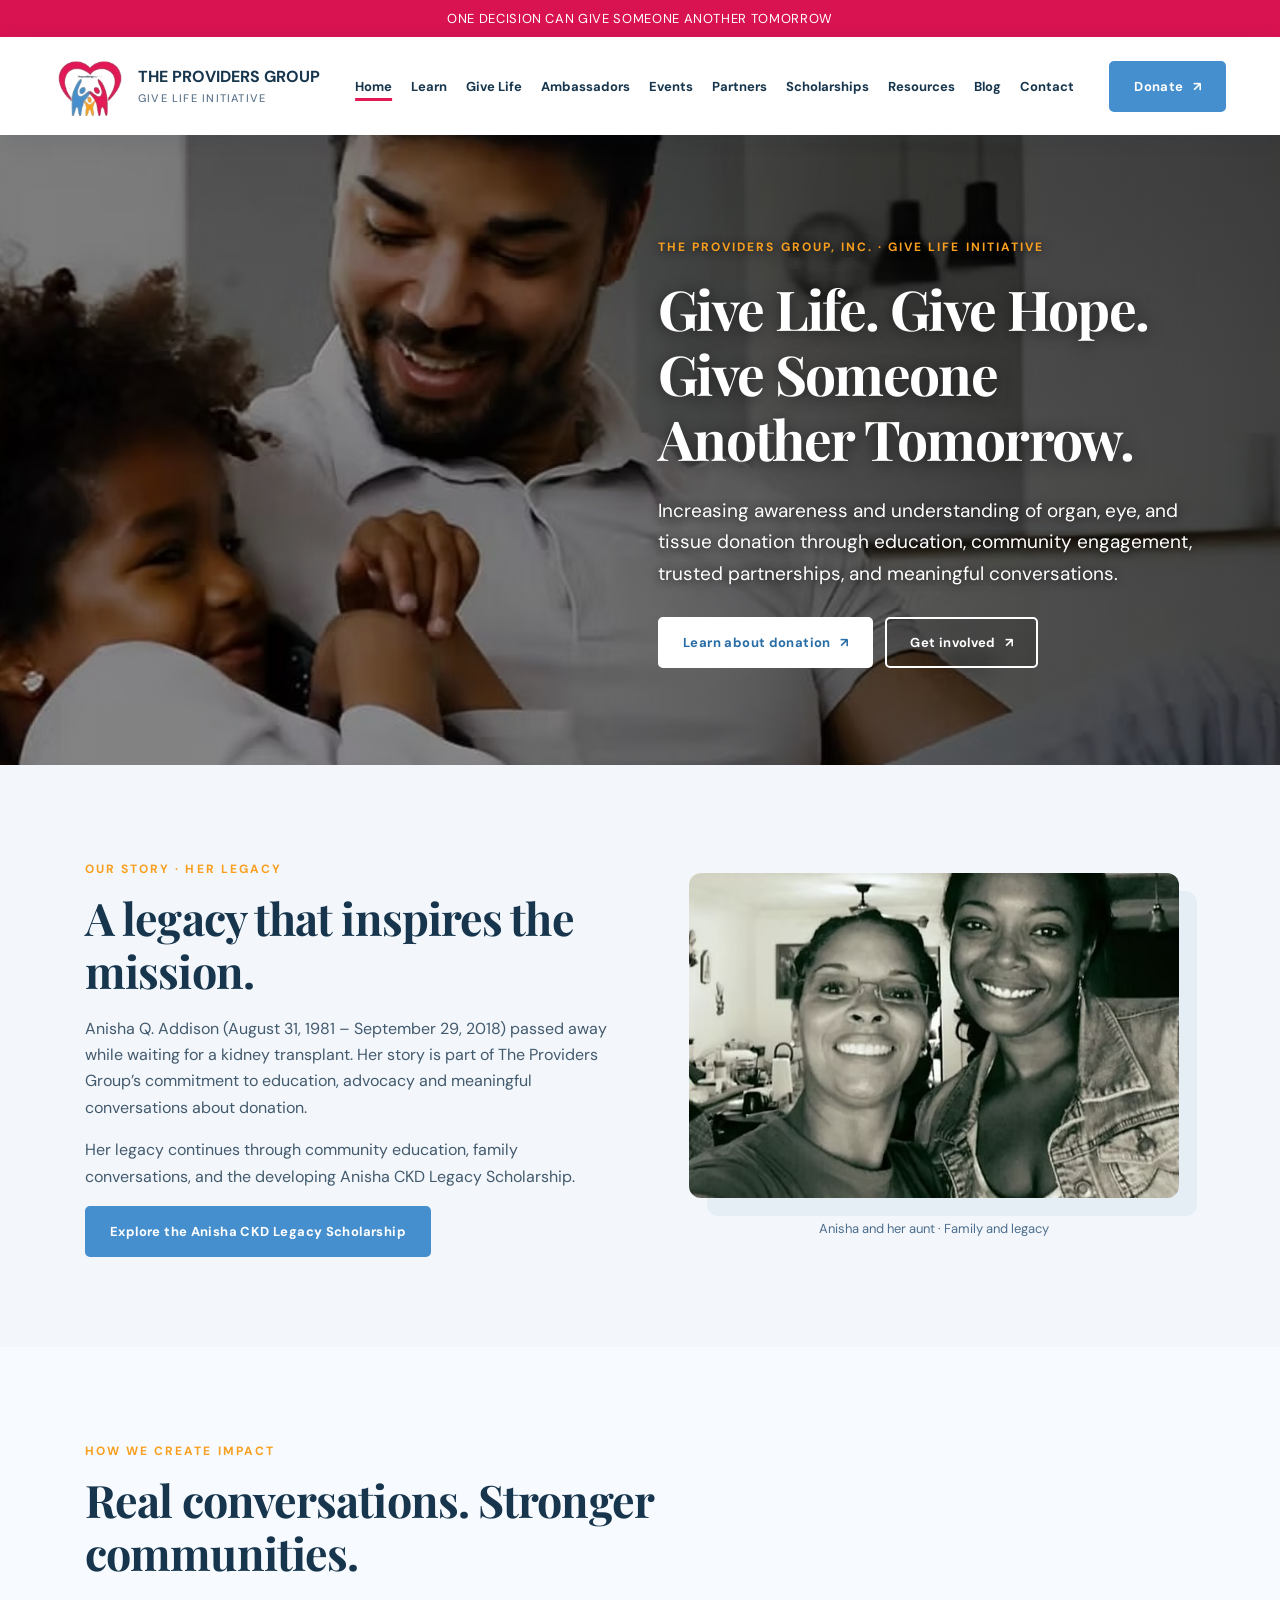
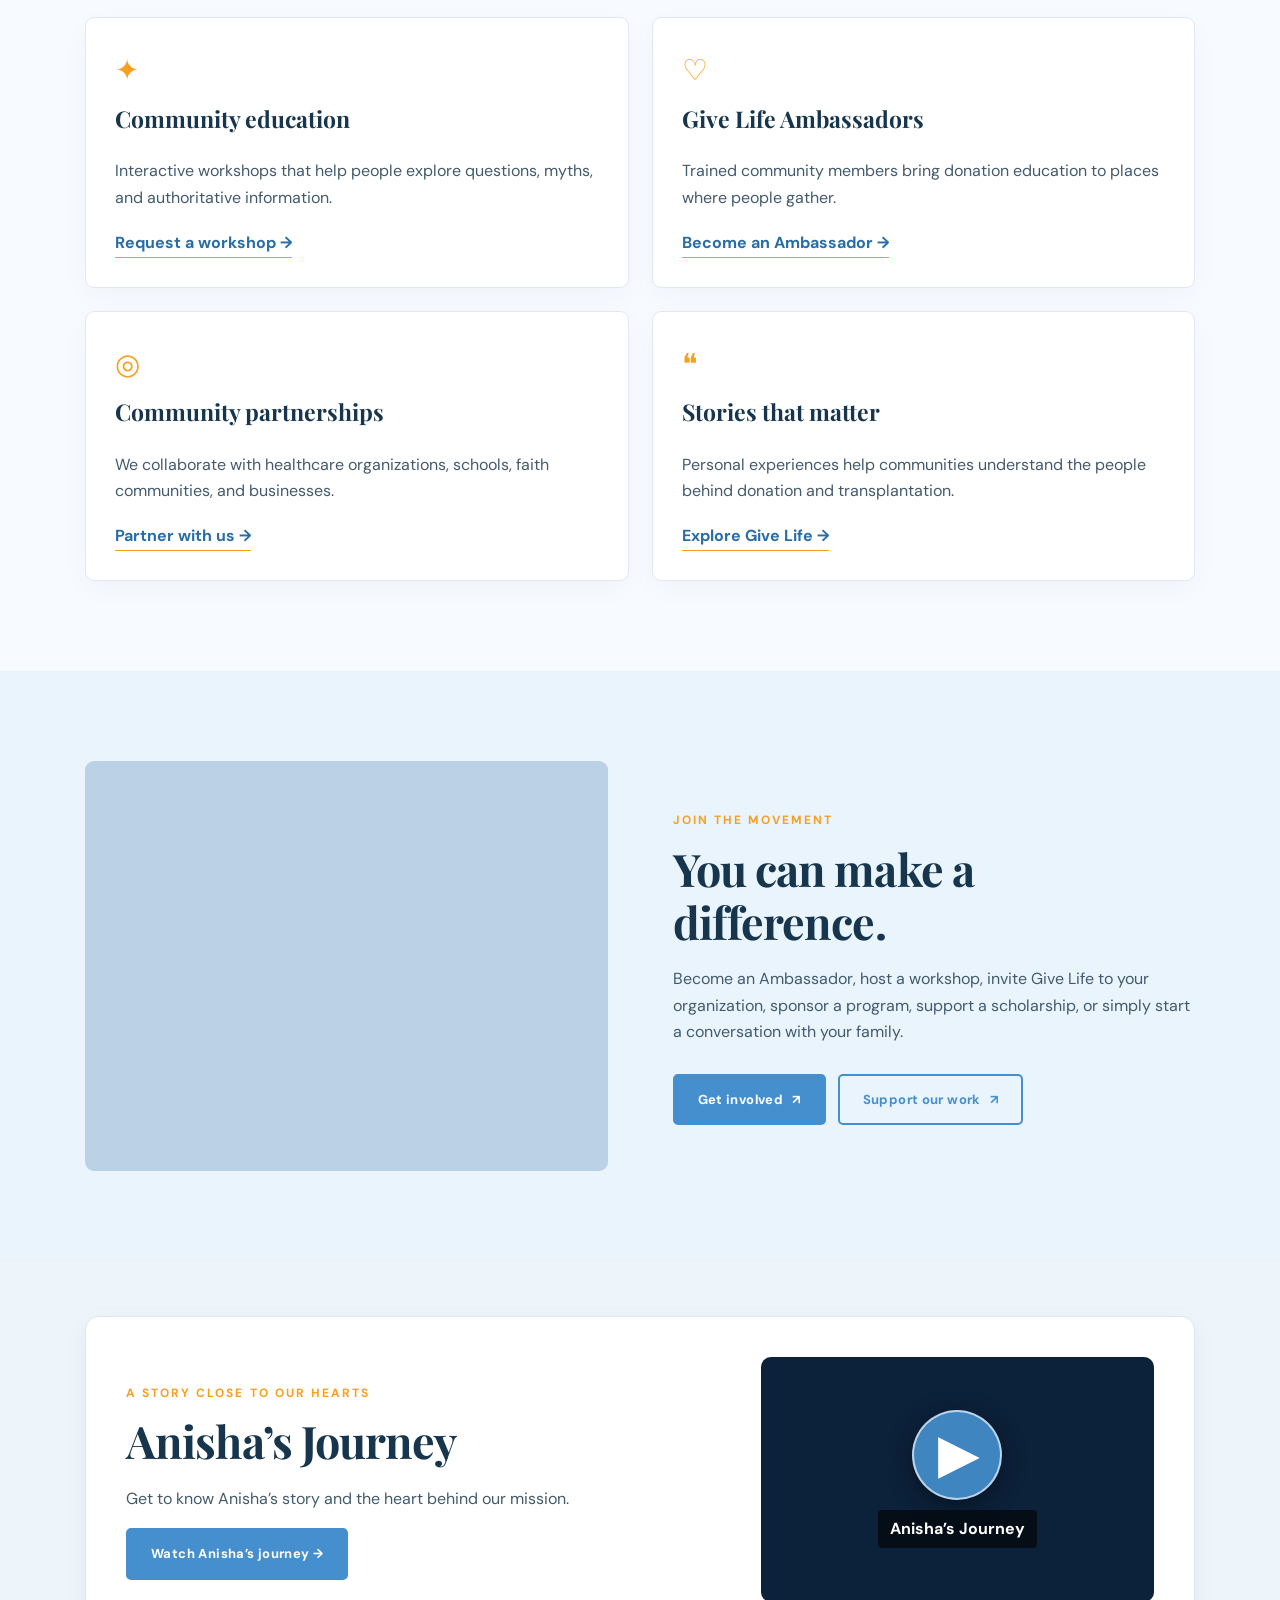
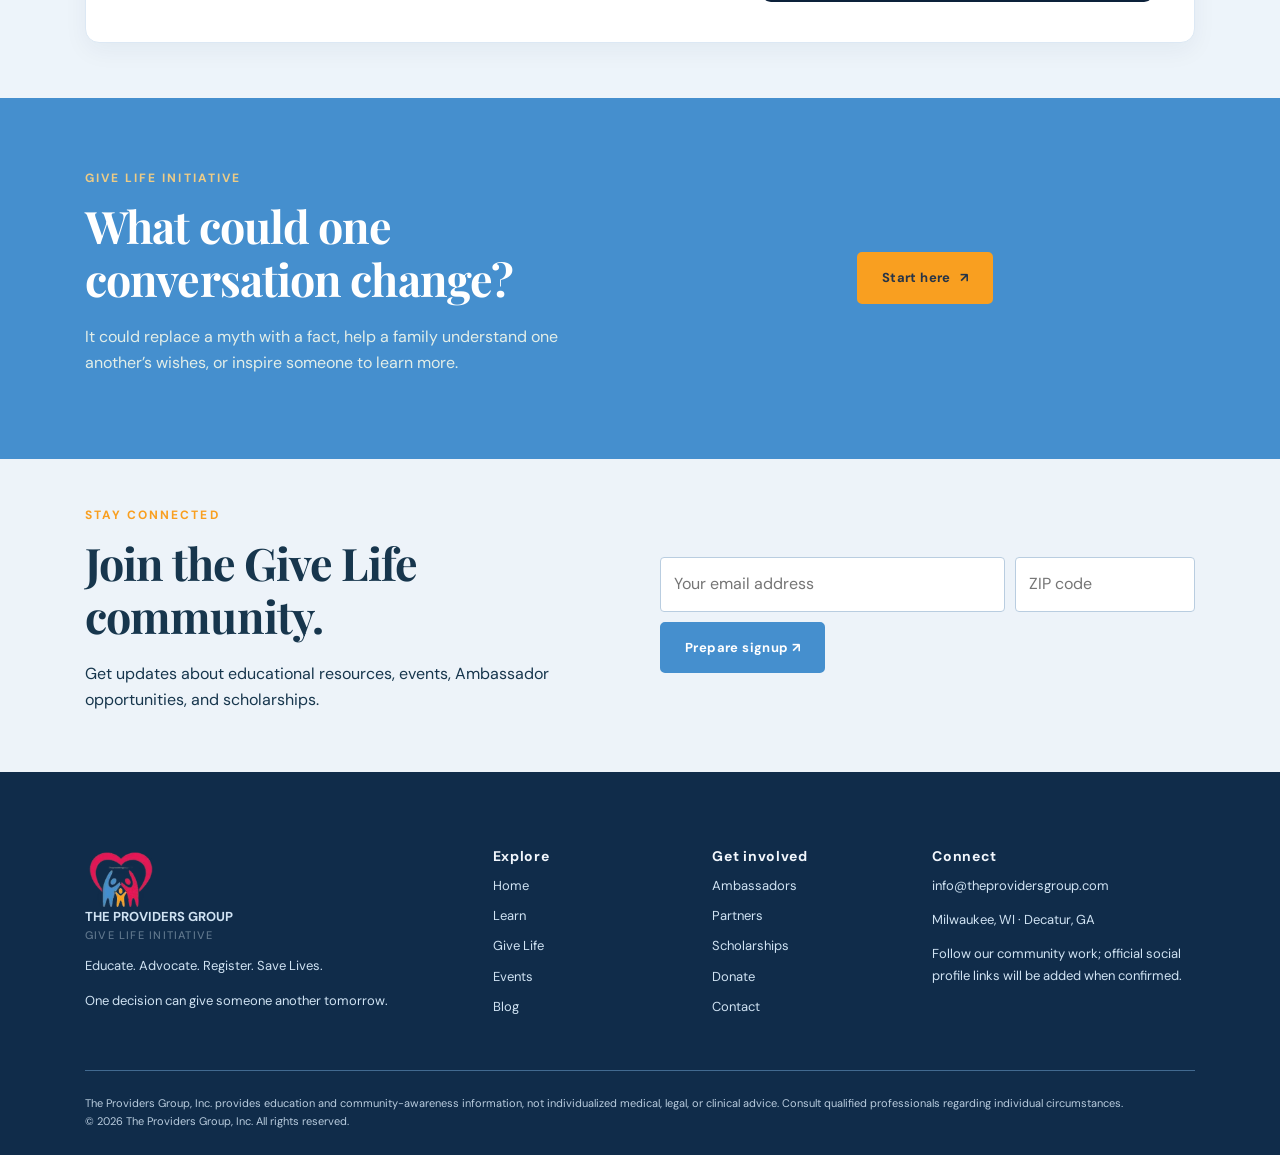
<file: index.html>
<!DOCTYPE html>

<html lang="en">
<head>
<meta charset="utf-8"/>
<meta content="width=device-width, initial-scale=1" name="viewport"/>
<meta content="#174d43" name="theme-color"/>
<meta content="The Providers Group Give Life Initiative: organ, eye, and tissue donation education, advocacy, community partnerships, and informed conversations." name="description"/>
<title>
   Home | The Providers Group
  </title>
<link href="style.css" rel="stylesheet"/>
</head>
<body>
<a class="skip" href="#main">
   Skip to content
  </a>
<div class="announcement">
   ONE DECISION CAN GIVE SOMEONE ANOTHER TOMORROW
  </div>
<div class="navwrap">
<nav aria-label="Main navigation" class="nav">
<a class="brand" href="index.html">
<span aria-hidden="true" class="brandmark"><img alt="" height="60" src="assets/providers-group-logo.png" width="68"/></span>
<span>
      THE PROVIDERS GROUP
      <small>
       GIVE LIFE INITIATIVE
      </small>
</span>
</a>
<button aria-controls="navlinks" aria-expanded="false" aria-label="Toggle navigation" class="menu">
     ☰
    </button>
<div class="navlinks" id="navlinks">
<a aria-current="page" href="index.html">
      Home
     </a>
<a href="learn.html">
      Learn
     </a>
<a href="give-life.html">
      Give Life
     </a>
<a href="ambassadors.html">
      Ambassadors
     </a>
<a href="events.html">
      Events
     </a>
<a href="partners.html">
      Partners
     </a>
<a href="scholarships.html">
      Scholarships
     </a>
<a href="resources.html">
      Resources
     </a>
<a href="blog.html">
      Blog
     </a>
<a href="contact.html">
      Contact
     </a>
</div>
<a class="btn" href="donate.html">
     Donate
     <span aria-hidden="true">
      ↗
     </span>
</a>
</nav>
</div>
<main id="main">
<header aria-label="Give Life introduction" class="hero hero-overlay">
<div class="inner">
<div>
<span class="eyebrow">
       The Providers Group, Inc. · Give Life Initiative
      </span>
<h1>
       Give Life. Give Hope. Give Someone Another Tomorrow.
      </h1>
<p class="lead">
       Increasing awareness and understanding of organ, eye, and tissue donation through education, community engagement, trusted partnerships, and meaningful conversations.
      </p>
<div class="actions">
<a class="btn" href="learn.html">
        Learn about donation
        <span aria-hidden="true">
         ↗
        </span>
</a>
<a class="btn outline" href="give-life.html">
        Get involved
        <span aria-hidden="true">
         ↗
        </span>
</a>
</div>
</div>
</div>
</header>
<section aria-labelledby="legacy-title" class="section legacy-section"><div class="container"><div class="split"><div><span class="eyebrow">Our story · Her legacy</span><h2 id="legacy-title">A legacy that inspires the mission.</h2><p>Anisha Q. Addison (August 31, 1981 – September 29, 2018) passed away while waiting for a kidney transplant. Her story is part of The Providers Group’s commitment to education, advocacy and meaningful conversations about donation.</p><p>Her legacy continues through community education, family conversations, and the developing Anisha CKD Legacy Scholarship.</p><a class="btn" href="scholarships.html">Explore the Anisha CKD Legacy Scholarship</a></div><figure class="legacy-portrait"><img alt="Anisha and her aunt smiling together in a family photograph" loading="lazy" src="assets/anisha_with_aunt.jpg"/><figcaption>Anisha and her aunt · Family and legacy</figcaption></figure></div></div></section>
<section class="section soft home-destinations">
<div class="container">
<div class="section-heading">
<span class="eyebrow">
       How we create impact
      </span>
<h2>
       Real conversations. Stronger communities.
      </h2>
</div>
<div class="grid four">
<article class="card">
<div aria-hidden="true" class="symbol">
        ✦
       </div>
<h3>
        Community education
       </h3>
<p>
        Interactive workshops that help people explore questions, myths, and authoritative information.
       </p>
<a href="contact.html?reason=workshop">
        Request a workshop →
       </a>
</article>
<article class="card">
<div aria-hidden="true" class="symbol">
        ♡
       </div>
<h3>
        Give Life Ambassadors
       </h3>
<p>
        Trained community members bring donation education to places where people gather.
       </p>
<a href="ambassadors.html">
        Become an Ambassador →
       </a>
</article>
<article class="card">
<div aria-hidden="true" class="symbol">
        ◎
       </div>
<h3>
        Community partnerships
       </h3>
<p>
        We collaborate with healthcare organizations, schools, faith communities, and businesses.
       </p>
<a href="partners.html">
        Partner with us →
       </a>
</article>
<article class="card">
<div aria-hidden="true" class="symbol">
        ❝
       </div>
<h3>
        Stories that matter
       </h3>
<p>
        Personal experiences help communities understand the people behind donation and transplantation.
       </p>
<a href="give-life.html">
        Explore Give Life →
       </a>
</article>
</div>
</div>
</section>
<section class="section mint">
<div class="container">
<div class="split">
<div aria-label="Volunteers supporting their community" class="feature-photo hands-photo" role="img">
</div>
<div>
<span class="eyebrow">
        Join the movement
       </span>
<h2>
        You can make a difference.
       </h2>
<p>
        Become an Ambassador, host a workshop, invite Give Life to your organization, sponsor a program, support a scholarship, or simply start a conversation with your family.
       </p>
<div class="actions">
<a class="btn" href="contact.html">
         Get involved
         <span aria-hidden="true">
          ↗
         </span>
</a>
<a class="btn outline" href="donate.html">
         Support our work
         <span aria-hidden="true">
          ↗
         </span>
</a>
</div>
</div>
</div>
</div>
</section>
<section class="section home-video-link"><div class="container"><div class="video-promo"><div><span class="eyebrow">A story close to our hearts</span><h2>Anisha’s Journey</h2><p>Get to know Anisha’s story and the heart behind our mission.</p><a class="btn" href="give-life.html#featured-video">Watch Anisha’s journey →</a></div><a aria-label="Watch Anisha’s Journey" class="video-thumb" href="give-life.html#featured-video"><span aria-hidden="true" class="play-icon">▶</span><span class="thumb-label">Anisha’s Journey</span></a></div></div></section><section class="banner">
<div class="container split">
<div>
<span class="eyebrow" style="color:#edcc86">
       Give Life Initiative
      </span>
<h2>
       What could one conversation change?
      </h2>
<p>
       It could replace a myth with a fact, help a family understand one another’s wishes, or inspire someone to learn more.
      </p>
</div>
<div style="justify-self:center">
<a class="btn gold" href="learn.html">
       Start here
       <span aria-hidden="true">
        ↗
       </span>
</a>
</div>
</div>
</section>
</main>
<section class="newsletter" id="newsletter">
<div class="container split">
<div>
<span class="eyebrow">
      Stay connected
     </span>
<h2>
      Join the Give Life community.
     </h2>
<p>
      Get updates about educational resources, events, Ambassador opportunities, and scholarships.
     </p>
</div>
<form id="newsletter-form">
<label class="skip" for="news-email">
      Email address
     </label>
<input id="news-email" placeholder="Your email address" required="" type="email"/>
<label class="skip" for="news-zip">
      ZIP code
     </label>
<input id="news-zip" inputmode="numeric" maxlength="5" pattern="[0-9]{5}" placeholder="ZIP code" required="" style="max-width:125px" type="text"/>
<button class="btn" type="submit">
      Prepare signup ↗
     </button>
<span class="status" id="newsletter-status" role="status">
</span>
</form>
</div>
</section>
<footer class="footer">
<div class="container">
<div class="footergrid">
<div>
<a class="brand" href="index.html">
<span aria-hidden="true" class="brandmark"><img alt="" height="60" src="assets/providers-group-logo.png" width="68"/></span>
<span>
        THE PROVIDERS GROUP
        <small>
         GIVE LIFE INITIATIVE
        </small>
</span>
</a>
<p>
       Educate. Advocate. Register. Save Lives.
      </p>
<p>
       One decision can give someone another tomorrow.
      </p>
</div>
<div>
<h3>
       Explore
      </h3>
<a href="index.html">
       Home
      </a>
<a href="learn.html">
       Learn
      </a>
<a href="give-life.html">
       Give Life
      </a>
<a href="events.html">
       Events
      </a>
<a href="blog.html">
       Blog
      </a>
</div>
<div>
<h3>
       Get involved
      </h3>
<a href="ambassadors.html">
       Ambassadors
      </a>
<a href="partners.html">
       Partners
      </a>
<a href="scholarships.html">
       Scholarships
      </a>
<a href="donate.html">
       Donate
      </a>
<a href="contact.html">
       Contact
      </a>
</div>
<div>
<h3>
       Connect
      </h3>
<a href="mailto:info@theprovidersgroup.com">
       info@theprovidersgroup.com
      </a>
<p>
       Milwaukee, WI · Decatur, GA
      </p>
<p>
       Follow our community work; official social profile links will be added when confirmed.
      </p>
</div>
</div>
<div class="fineprint">
     The Providers Group, Inc. provides education and community-awareness information, not individualized medical, legal, or clinical advice. Consult qualified professionals regarding individual circumstances.
     <br/>
     © 2026 The Providers Group, Inc. All rights reserved.
    </div>
</div>
</footer>
<script src="config.js"></script>
<script defer src="script.js"></script>
</body>
</html>
</file>
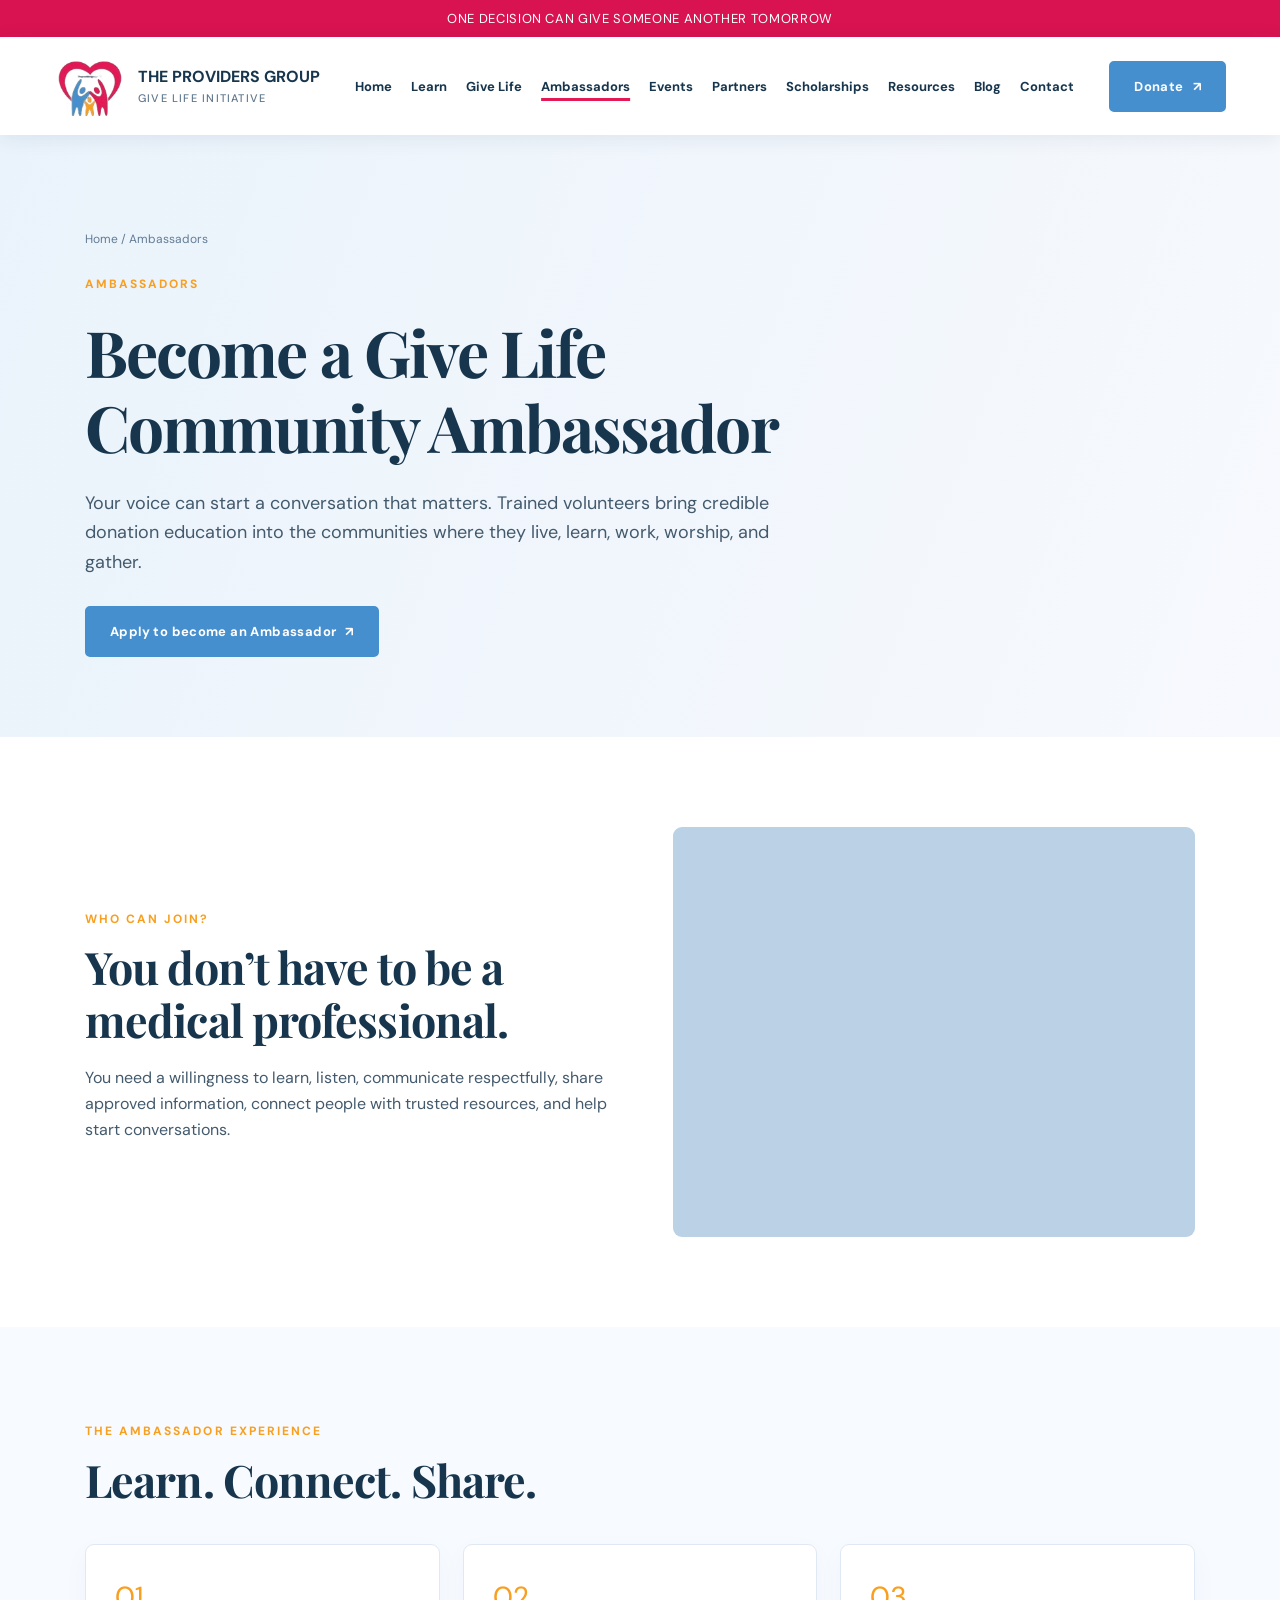
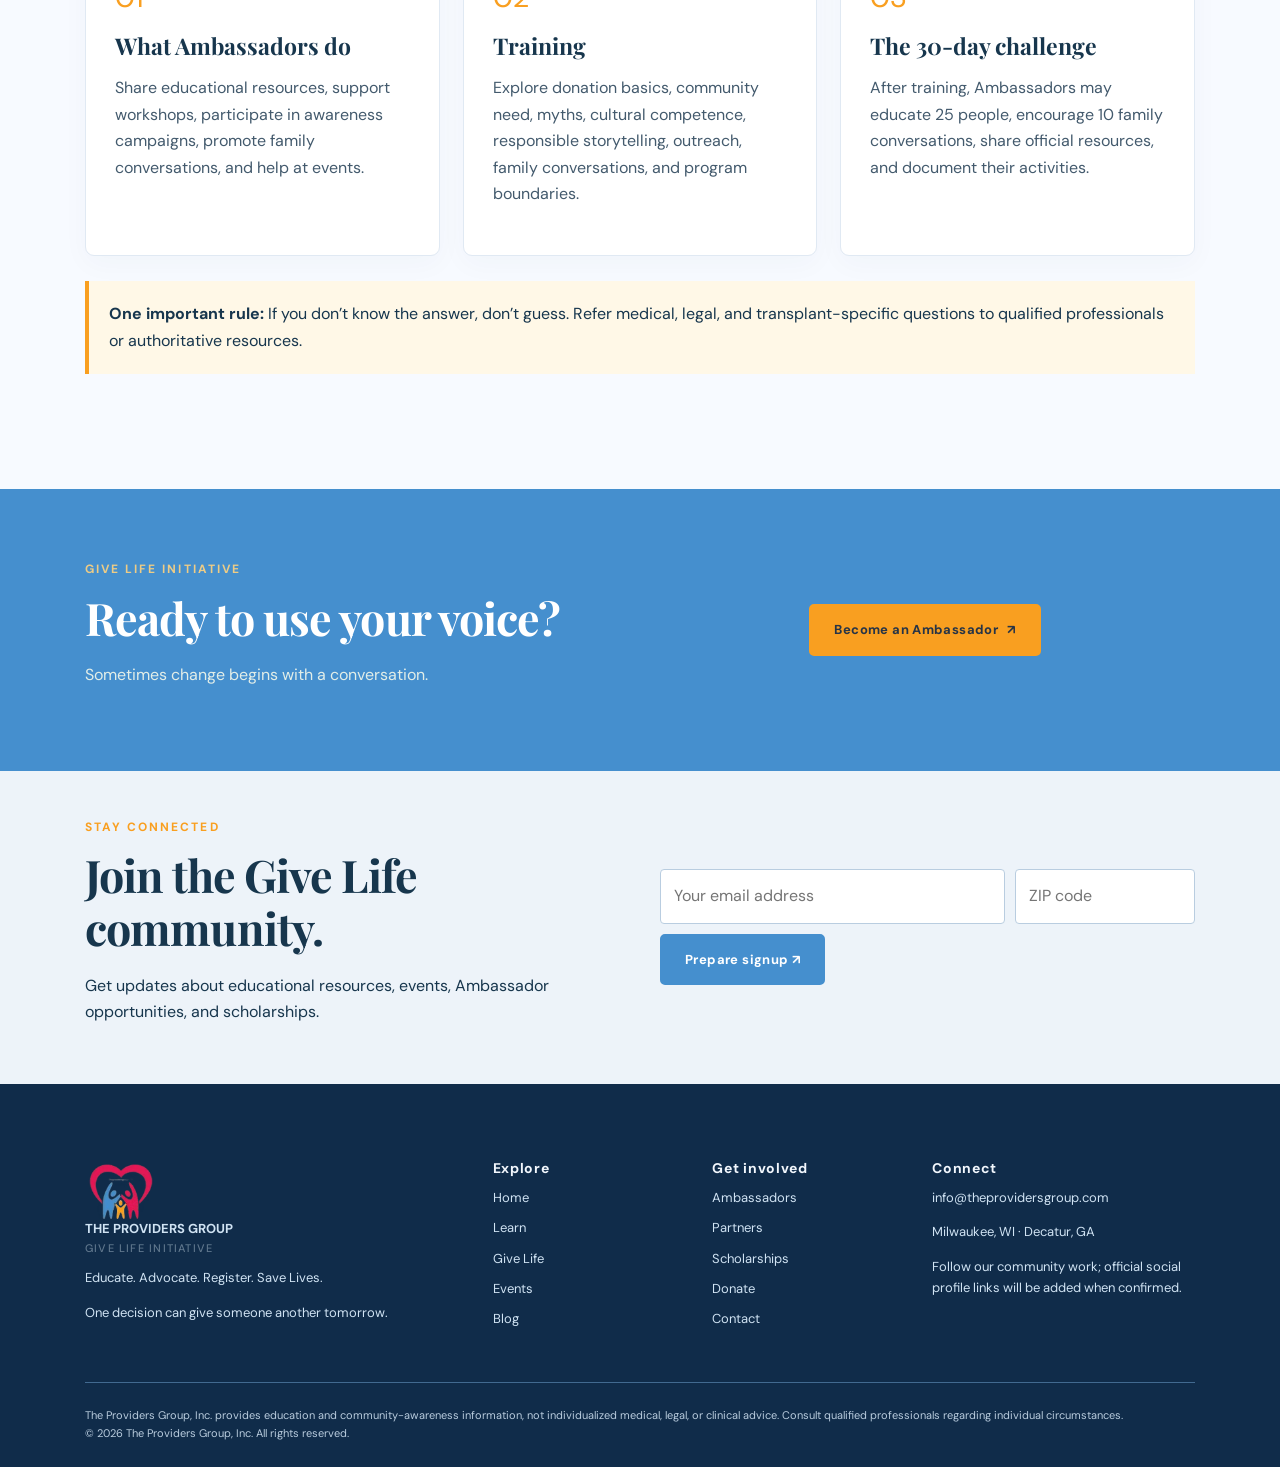
<file: ambassadors.html>
<!DOCTYPE html>

<html lang="en">
<head>
<meta charset="utf-8"/>
<meta content="width=device-width, initial-scale=1" name="viewport"/>
<meta content="#174d43" name="theme-color"/>
<meta content="The Providers Group Give Life Initiative: organ, eye, and tissue donation education, advocacy, community partnerships, and informed conversations." name="description"/>
<title>
   Ambassadors | The Providers Group
  </title>
<link href="style.css" rel="stylesheet"/>
</head>
<body>
<a class="skip" href="#main">
   Skip to content
  </a>
<div class="announcement">
   ONE DECISION CAN GIVE SOMEONE ANOTHER TOMORROW
  </div>
<div class="navwrap">
<nav aria-label="Main navigation" class="nav">
<a class="brand" href="index.html">
<span aria-hidden="true" class="brandmark"><img alt="" height="60" src="assets/providers-group-logo.png" width="68"/></span>
<span>
      THE PROVIDERS GROUP
      <small>
       GIVE LIFE INITIATIVE
      </small>
</span>
</a>
<button aria-controls="navlinks" aria-expanded="false" aria-label="Toggle navigation" class="menu">
     ☰
    </button>
<div class="navlinks" id="navlinks">
<a href="index.html">
      Home
     </a>
<a href="learn.html">
      Learn
     </a>
<a href="give-life.html">
      Give Life
     </a>
<a aria-current="page" href="ambassadors.html">
      Ambassadors
     </a>
<a href="events.html">
      Events
     </a>
<a href="partners.html">
      Partners
     </a>
<a href="scholarships.html">
      Scholarships
     </a>
<a href="resources.html">
      Resources
     </a>
<a href="blog.html">
      Blog
     </a>
<a href="contact.html">
      Contact
     </a>
</div>
<a class="btn" href="donate.html">
     Donate
     <span aria-hidden="true">
      ↗
     </span>
</a>
</nav>
</div>
<main id="main">
<header class="pagehero">
<div class="container">
<div class="breadcrumb">
<a href="index.html">
       Home
      </a>
      / Ambassadors
     </div>
<span class="eyebrow">
      Ambassadors
     </span>
<h1>
      Become a Give Life Community Ambassador
     </h1>
<p class="lead">
      Your voice can start a conversation that matters. Trained volunteers bring credible donation education into the communities where they live, learn, work, worship, and gather.
     </p>
<div class="actions">
<a class="btn" href="contact.html?reason=ambassador">
       Apply to become an Ambassador
       <span aria-hidden="true">
        ↗
       </span>
</a>
</div>
</div>
</header>
<section class="section">
<div class="container">
<div class="split">
<div>
<span class="eyebrow">
        Who can join?
       </span>
<h2>
        You don’t have to be a medical professional.
       </h2>
<p>
        You need a willingness to learn, listen, communicate respectfully, share approved information, connect people with trusted resources, and help start conversations.
       </p>
</div>
<div class="feature-photo hands-photo">
</div>
</div>
</div>
</section>
<section class="section soft">
<div class="container">
<div class="section-heading">
<span class="eyebrow">
       The Ambassador experience
      </span>
<h2>
       Learn. Connect. Share.
      </h2>
</div>
<div class="grid">
<article class="card">
<div aria-hidden="true" class="symbol">
        01
       </div>
<h3>
        What Ambassadors do
       </h3>
<p>
        Share educational resources, support workshops, participate in awareness campaigns, promote family conversations, and help at events.
       </p>
</article>
<article class="card">
<div aria-hidden="true" class="symbol">
        02
       </div>
<h3>
        Training
       </h3>
<p>
        Explore donation basics, community need, myths, cultural competence, responsible storytelling, outreach, family conversations, and program boundaries.
       </p>
</article>
<article class="card">
<div aria-hidden="true" class="symbol">
        03
       </div>
<h3>
        The 30-day challenge
       </h3>
<p>
        After training, Ambassadors may educate 25 people, encourage 10 family conversations, share official resources, and document their activities.
       </p>
</article>
</div>
<div class="notice">
<strong>
       One important rule:
      </strong>
      If you don’t know the answer, don’t guess. Refer medical, legal, and transplant-specific questions to qualified professionals or authoritative resources.
     </div>
</div>
</section>
<section class="banner">
<div class="container split">
<div>
<span class="eyebrow" style="color:#edcc86">
       Give Life Initiative
      </span>
<h2>
       Ready to use your voice?
      </h2>
<p>
       Sometimes change begins with a conversation.
      </p>
</div>
<div style="justify-self:center">
<a class="btn gold" href="contact.html?reason=ambassador">
       Become an Ambassador
       <span aria-hidden="true">
        ↗
       </span>
</a>
</div>
</div>
</section>
</main>
<section class="newsletter" id="newsletter">
<div class="container split">
<div>
<span class="eyebrow">
      Stay connected
     </span>
<h2>
      Join the Give Life community.
     </h2>
<p>
      Get updates about educational resources, events, Ambassador opportunities, and scholarships.
     </p>
</div>
<form id="newsletter-form">
<label class="skip" for="news-email">
      Email address
     </label>
<input id="news-email" placeholder="Your email address" required="" type="email"/>
<label class="skip" for="news-zip">
      ZIP code
     </label>
<input id="news-zip" inputmode="numeric" maxlength="5" pattern="[0-9]{5}" placeholder="ZIP code" required="" style="max-width:125px" type="text"/>
<button class="btn" type="submit">
      Prepare signup ↗
     </button>
<span class="status" id="newsletter-status" role="status">
</span>
</form>
</div>
</section>
<footer class="footer">
<div class="container">
<div class="footergrid">
<div>
<a class="brand" href="index.html">
<span aria-hidden="true" class="brandmark"><img alt="" height="60" src="assets/providers-group-logo.png" width="68"/></span>
<span>
        THE PROVIDERS GROUP
        <small>
         GIVE LIFE INITIATIVE
        </small>
</span>
</a>
<p>
       Educate. Advocate. Register. Save Lives.
      </p>
<p>
       One decision can give someone another tomorrow.
      </p>
</div>
<div>
<h3>
       Explore
      </h3>
<a href="index.html">
       Home
      </a>
<a href="learn.html">
       Learn
      </a>
<a href="give-life.html">
       Give Life
      </a>
<a href="events.html">
       Events
      </a>
<a href="blog.html">
       Blog
      </a>
</div>
<div>
<h3>
       Get involved
      </h3>
<a href="ambassadors.html">
       Ambassadors
      </a>
<a href="partners.html">
       Partners
      </a>
<a href="scholarships.html">
       Scholarships
      </a>
<a href="donate.html">
       Donate
      </a>
<a href="contact.html">
       Contact
      </a>
</div>
<div>
<h3>
       Connect
      </h3>
<a href="mailto:info@theprovidersgroup.com">
       info@theprovidersgroup.com
      </a>
<p>
       Milwaukee, WI · Decatur, GA
      </p>
<p>
       Follow our community work; official social profile links will be added when confirmed.
      </p>
</div>
</div>
<div class="fineprint">
     The Providers Group, Inc. provides education and community-awareness information, not individualized medical, legal, or clinical advice. Consult qualified professionals regarding individual circumstances.
     <br/>
     © 2026 The Providers Group, Inc. All rights reserved.
    </div>
</div>
</footer>
<script src="config.js"></script>
<script defer src="script.js"></script>
</body>
</html>
</file>
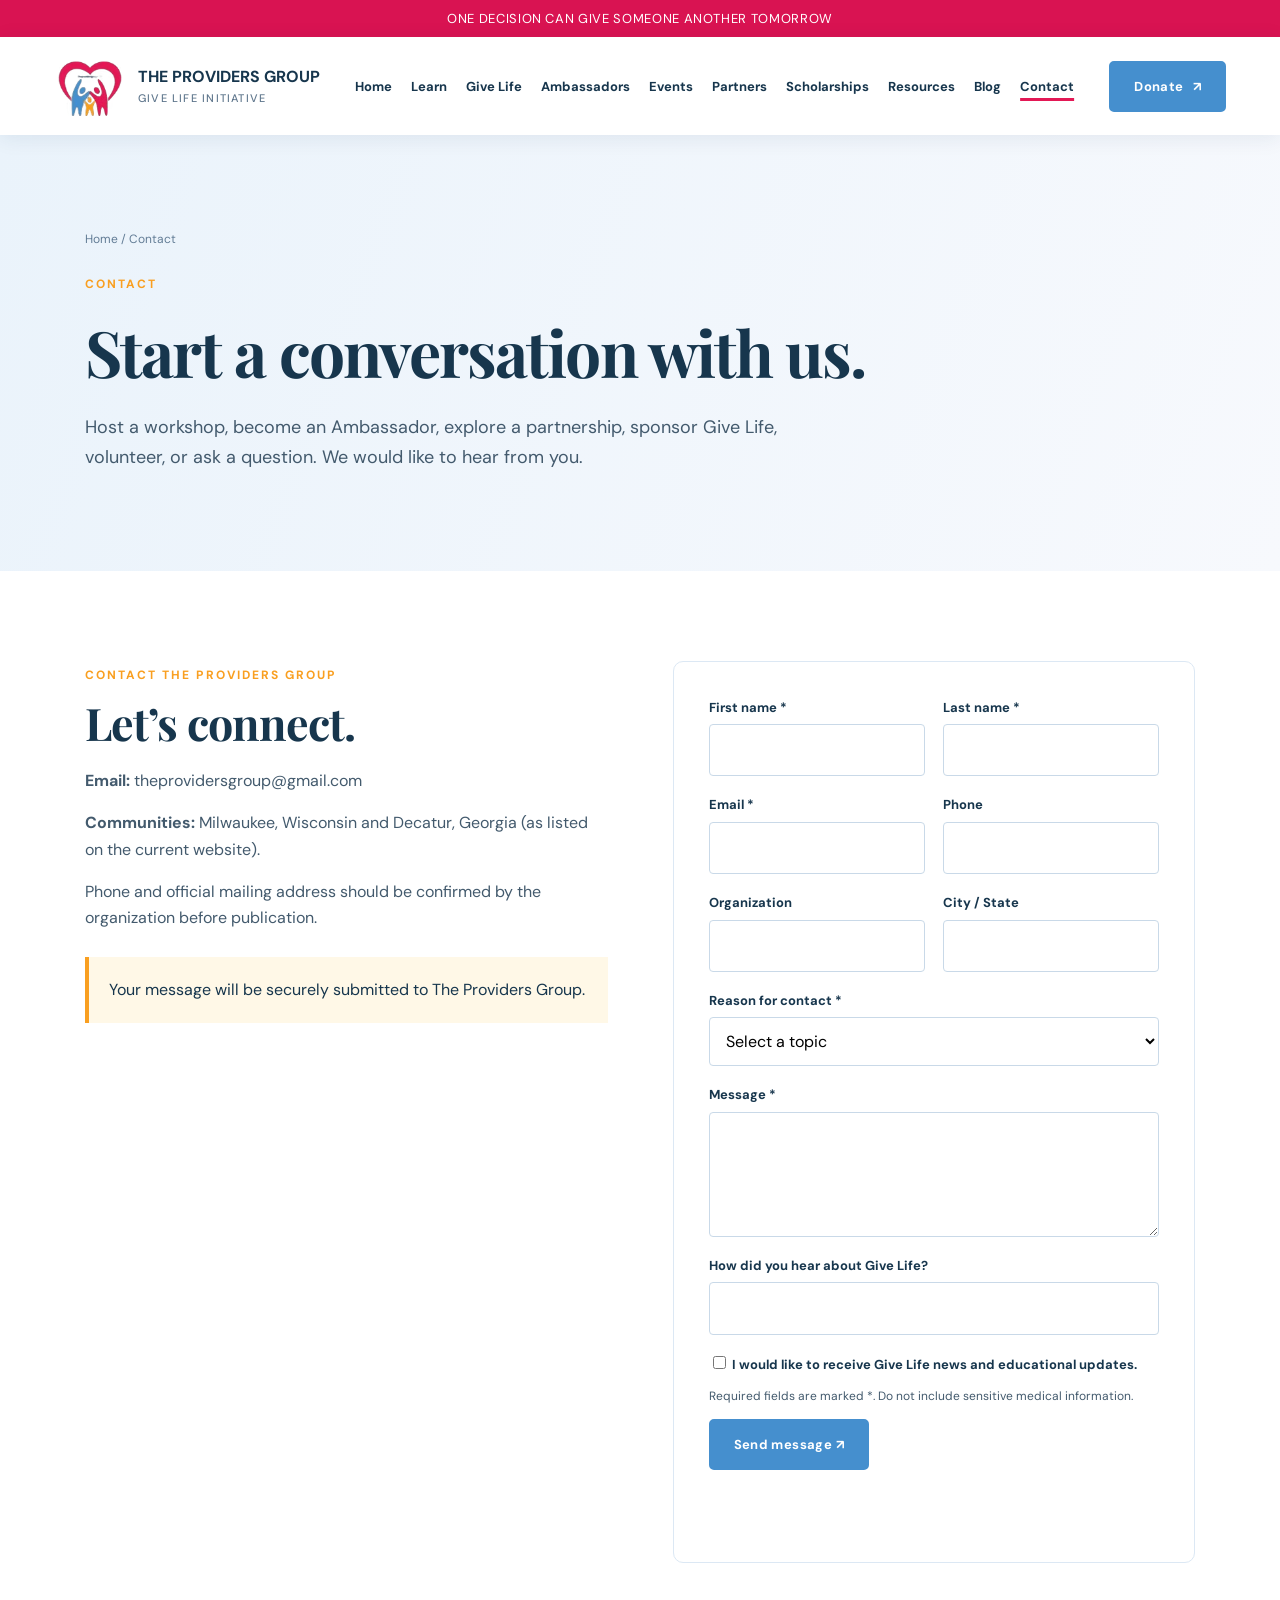
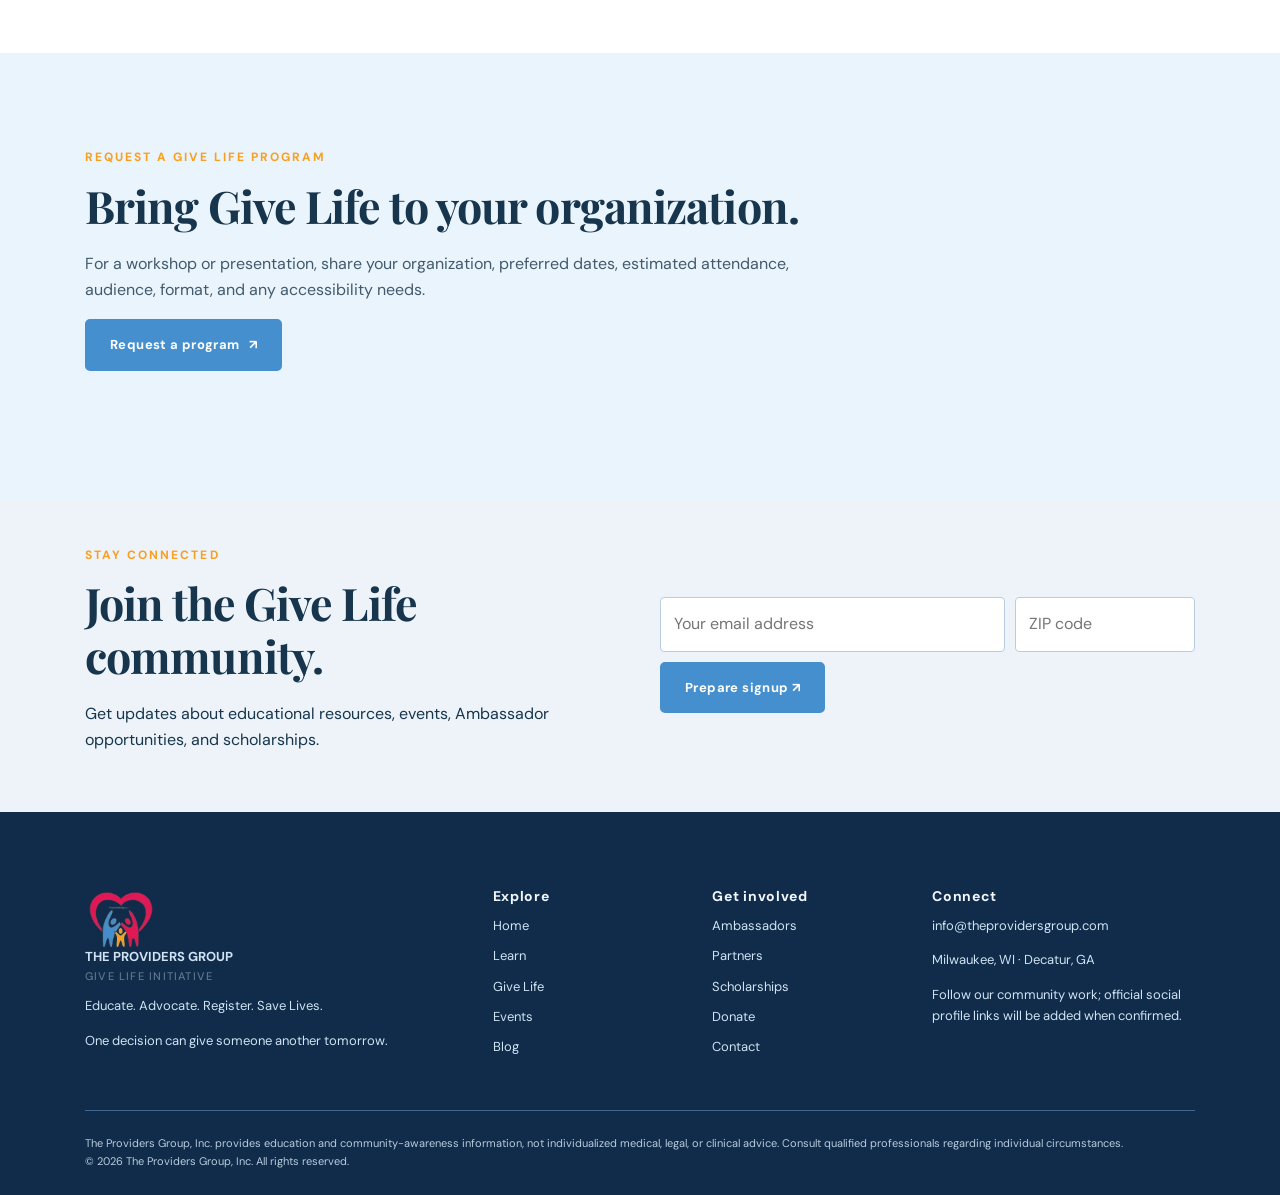
<file: contact.html>
<!DOCTYPE html>

<html lang="en">
<head>
<meta charset="utf-8"/>
<meta content="width=device-width, initial-scale=1" name="viewport"/>
<meta content="#174d43" name="theme-color"/>
<meta content="The Providers Group Give Life Initiative: organ, eye, and tissue donation education, advocacy, community partnerships, and informed conversations." name="description"/>
<title>
   Contact | The Providers Group
  </title>
<link href="style.css" rel="stylesheet"/>
</head>
<body>
<a class="skip" href="#main">
   Skip to content
  </a>
<div class="announcement">
   ONE DECISION CAN GIVE SOMEONE ANOTHER TOMORROW
  </div>
<div class="navwrap">
<nav aria-label="Main navigation" class="nav">
<a class="brand" href="index.html">
<span aria-hidden="true" class="brandmark"><img alt="" height="60" src="assets/providers-group-logo.png" width="68"/></span>
<span>
      THE PROVIDERS GROUP
      <small>
       GIVE LIFE INITIATIVE
      </small>
</span>
</a>
<button aria-controls="navlinks" aria-expanded="false" aria-label="Toggle navigation" class="menu">
     ☰
    </button>
<div class="navlinks" id="navlinks">
<a href="index.html">
      Home
     </a>
<a href="learn.html">
      Learn
     </a>
<a href="give-life.html">
      Give Life
     </a>
<a href="ambassadors.html">
      Ambassadors
     </a>
<a href="events.html">
      Events
     </a>
<a href="partners.html">
      Partners
     </a>
<a href="scholarships.html">
      Scholarships
     </a>
<a href="resources.html">
      Resources
     </a>
<a href="blog.html">
      Blog
     </a>
<a aria-current="page" href="contact.html">
      Contact
     </a>
</div>
<a class="btn" href="donate.html">
     Donate
     <span aria-hidden="true">
      ↗
     </span>
</a>
</nav>
</div>
<main id="main">
<header class="pagehero">
<div class="container">
<div class="breadcrumb">
<a href="index.html">
       Home
      </a>
      / Contact
     </div>
<span class="eyebrow">
      Contact
     </span>
<h1>
      Start a conversation with us.
     </h1>
<p class="lead">
      Host a workshop, become an Ambassador, explore a partnership, sponsor Give Life, volunteer, or ask a question. We would like to hear from you.
     </p>
</div>
</header>
<section class="section">
<div class="container">
<div class="split" style="align-items:start">
<div>
<span class="eyebrow">
        Contact The Providers Group
       </span>
<h2>
        Let’s connect.
       </h2>
<p>
<strong>
         Email:
        </strong>
<a href="mailto:theprovidersgroup@gmail.com">
         theprovidersgroup@gmail.com
        </a>
</p>
<p>
<strong>
         Communities:
        </strong>
        Milwaukee, Wisconsin and Decatur, Georgia (as listed on the current website).
       </p>
<p>
        Phone and official mailing address should be confirmed by the organization before publication.
       </p>
<div class="notice">
        Your message will be securely submitted to The Providers Group.
       </div>
</div>
<div>
<form class="form" id="contact-form">
<div class="fields">
<div class="field">
<label for="first">
           First name *
          </label>
<input id="first" name="first" required=""/>
</div>
<div class="field">
<label for="last">
           Last name *
          </label>
<input id="last" name="last" required=""/>
</div>
<div class="field">
<label for="email">
           Email *
          </label>
<input id="email" name="email" required="" type="email"/>
</div>
<div class="field">
<label for="phone">
           Phone
          </label>
<input id="phone" name="phone" type="tel"/>
</div>
<div class="field">
<label for="organization">
           Organization
          </label>
<input id="organization" name="organization"/>
</div>
<div class="field">
<label for="city">
           City / State
          </label>
<input id="city" name="city"/>
</div>
<div class="field full">
<label for="reason">
           Reason for contact *
          </label>
<select id="reason" name="reason" required="">
<option value="">
            Select a topic
           </option>
<option value="ambassador">
            Become a Give Life Ambassador
           </option>
<option value="workshop">
            Host or request a workshop
           </option>
<option value="partner">
            Community partnership
           </option>
<option value="healthcare">
            Healthcare organization
           </option>
<option value="school">
            School or college
           </option>
<option value="faith">
            Faith organization
           </option>
<option value="donation">
            Donation or sponsorship
           </option>
<option value="scholarship">
            Scholarship information
           </option>
<option value="volunteer">
            Volunteer
           </option>
<option value="media">
            Media request
           </option>
<option value="general">
            General question
           </option>
</select>
</div>
<div class="field full" hidden="" id="program-fields">
<div class="fields">
<div class="field">
<label for="date">
             Preferred date
            </label>
<input id="date" name="date" type="date"/>
</div>
<div class="field">
<label for="alternate">
             Alternate date
            </label>
<input id="alternate" name="alternate" type="date"/>
</div>
<div class="field">
<label for="attendance">
             Estimated attendance
            </label>
<input id="attendance" min="1" name="attendance" type="number"/>
</div>
<div class="field">
<label for="audience">
             Audience age group
            </label>
<input id="audience" name="audience"/>
</div>
<div class="field">
<label for="format">
             Format
            </label>
<select id="format" name="format">
<option value="">
              Select
             </option>
<option>
              In person
             </option>
<option>
              Virtual
             </option>
<option>
              Either
             </option>
</select>
</div>
<div class="field">
<label for="orgtype">
             Organization type
            </label>
<input id="orgtype" name="orgtype"/>
</div>
<div class="field full">
<label for="access">
             Accessibility or accommodation needs
            </label>
<textarea id="access" name="access" rows="2"></textarea>
</div>
</div>
</div>
<div class="field full">
<label for="message">
           Message *
          </label>
<textarea id="message" name="message" required=""></textarea>
</div>
<div class="field full">
<label for="source">
           How did you hear about Give Life?
          </label>
<input id="source" name="source"/>
</div>
<div class="field full">
<label>
<input name="updates" style="width:auto" type="checkbox"/>
           I would like to receive Give Life news and educational updates.
          </label>
</div>
</div>
<p class="hint">
         Required fields are marked *. Do not include sensitive medical information.
        </p>
<button class="btn" type="submit">
         Send message ↗
        </button>
<p class="status" id="contact-status" role="status">
</p>
</form>
</div>
</div>
</div>
</section>
<section class="section mint">
<div class="container">
<div class="section-heading">
<span class="eyebrow">
       Request a Give Life program
      </span>
<h2>
       Bring Give Life to your organization.
      </h2>
<p>
       For a workshop or presentation, share your organization, preferred dates, estimated attendance, audience, format, and any accessibility needs.
      </p>
<a class="btn" href="contact.html?reason=workshop">
       Request a program
       <span aria-hidden="true">
        ↗
       </span>
</a>
</div>
</div>
</section>
</main>
<section class="newsletter" id="newsletter">
<div class="container split">
<div>
<span class="eyebrow">
      Stay connected
     </span>
<h2>
      Join the Give Life community.
     </h2>
<p>
      Get updates about educational resources, events, Ambassador opportunities, and scholarships.
     </p>
</div>
<form id="newsletter-form">
<label class="skip" for="news-email">
      Email address
     </label>
<input id="news-email" placeholder="Your email address" required="" type="email"/>
<label class="skip" for="news-zip">
      ZIP code
     </label>
<input id="news-zip" inputmode="numeric" maxlength="5" pattern="[0-9]{5}" placeholder="ZIP code" required="" style="max-width:125px" type="text"/>
<button class="btn" type="submit">
      Prepare signup ↗
     </button>
<span class="status" id="newsletter-status" role="status">
</span>
</form>
</div>
</section>
<footer class="footer">
<div class="container">
<div class="footergrid">
<div>
<a class="brand" href="index.html">
<span aria-hidden="true" class="brandmark"><img alt="" height="60" src="assets/providers-group-logo.png" width="68"/></span>
<span>
        THE PROVIDERS GROUP
        <small>
         GIVE LIFE INITIATIVE
        </small>
</span>
</a>
<p>
       Educate. Advocate. Register. Save Lives.
      </p>
<p>
       One decision can give someone another tomorrow.
      </p>
</div>
<div>
<h3>
       Explore
      </h3>
<a href="index.html">
       Home
      </a>
<a href="learn.html">
       Learn
      </a>
<a href="give-life.html">
       Give Life
      </a>
<a href="events.html">
       Events
      </a>
<a href="blog.html">
       Blog
      </a>
</div>
<div>
<h3>
       Get involved
      </h3>
<a href="ambassadors.html">
       Ambassadors
      </a>
<a href="partners.html">
       Partners
      </a>
<a href="scholarships.html">
       Scholarships
      </a>
<a href="donate.html">
       Donate
      </a>
<a href="contact.html">
       Contact
      </a>
</div>
<div>
<h3>
       Connect
      </h3>
<a href="mailto:info@theprovidersgroup.com">
       info@theprovidersgroup.com
      </a>
<p>
       Milwaukee, WI · Decatur, GA
      </p>
<p>
       Follow our community work; official social profile links will be added when confirmed.
      </p>
</div>
</div>
<div class="fineprint">
     The Providers Group, Inc. provides education and community-awareness information, not individualized medical, legal, or clinical advice. Consult qualified professionals regarding individual circumstances.
     <br/>
     © 2026 The Providers Group, Inc. All rights reserved.
    </div>
</div>
</footer>
<script src="config.js"></script>
<script defer src="script.js"></script>
</body>
</html>
</file>
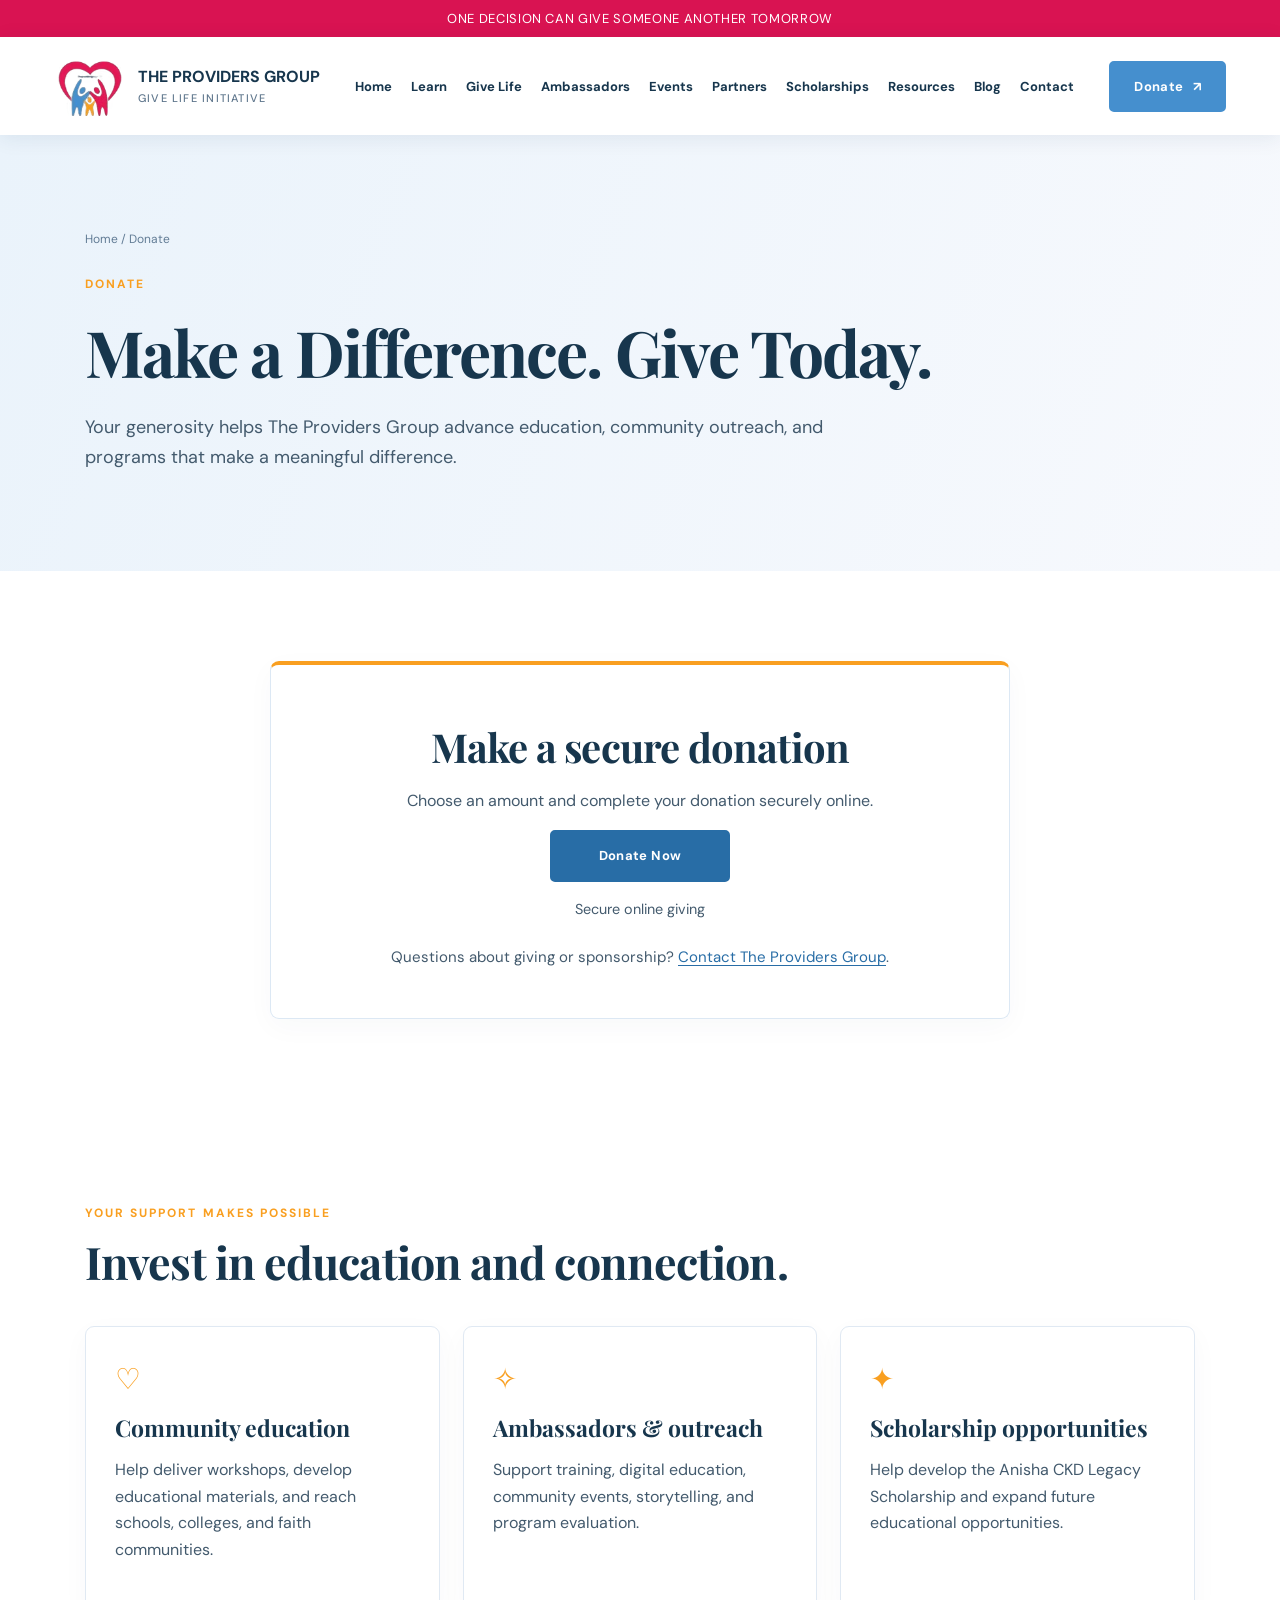
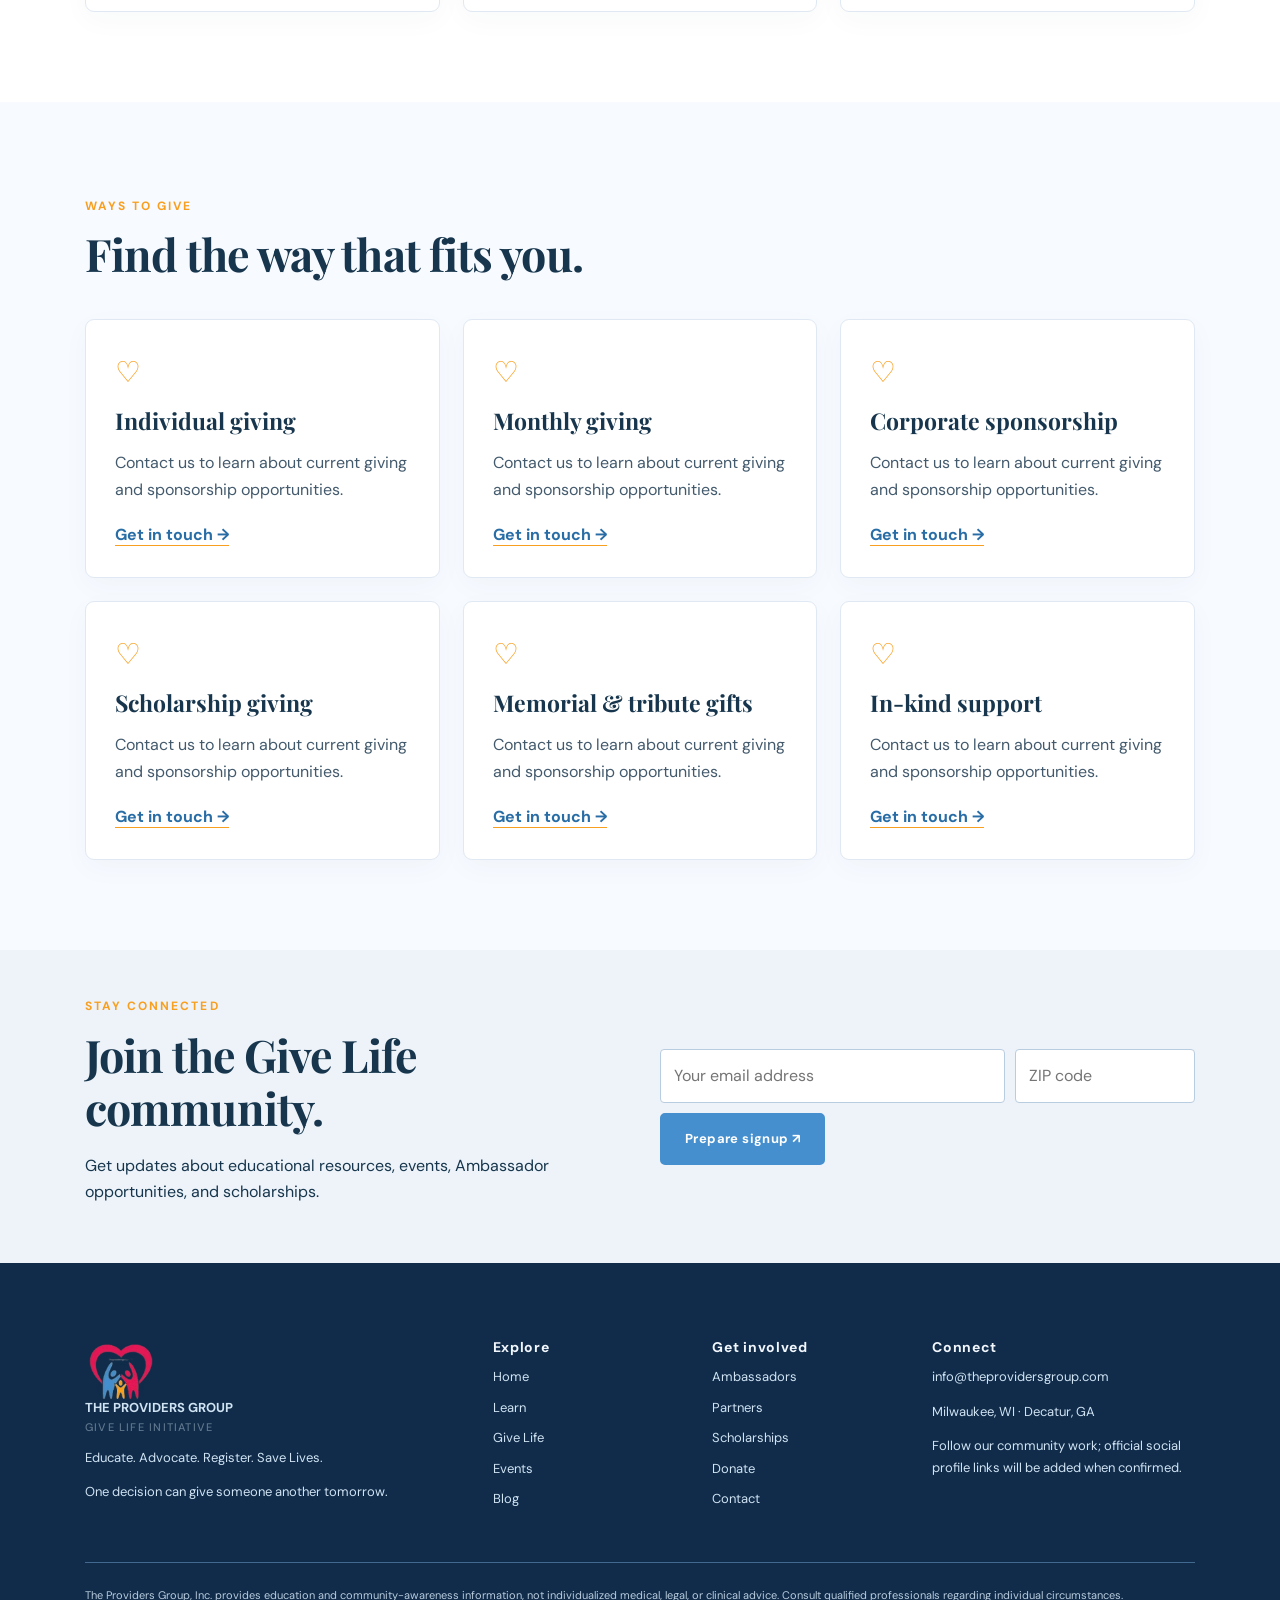
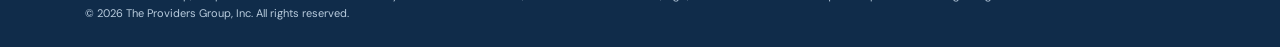
<file: donate.html>
<!DOCTYPE html>

<html lang="en">
<head>
<meta charset="utf-8"/>
<meta content="width=device-width, initial-scale=1" name="viewport"/>
<meta content="#174d43" name="theme-color"/>
<meta content="Support The Providers Group's education, community outreach, and programs with a secure online donation." name="description"/>
<title>
   Donate | The Providers Group
  </title>
<link href="style.css" rel="stylesheet"/>
</head>
<body>
<a class="skip" href="#main">
   Skip to content
  </a>
<div class="announcement">
   ONE DECISION CAN GIVE SOMEONE ANOTHER TOMORROW
  </div>
<div class="navwrap">
<nav aria-label="Main navigation" class="nav">
<a class="brand" href="index.html">
<span aria-hidden="true" class="brandmark"><img alt="" height="60" src="assets/providers-group-logo.png" width="68"/></span>
<span>
      THE PROVIDERS GROUP
      <small>
       GIVE LIFE INITIATIVE
      </small>
</span>
</a>
<button aria-controls="navlinks" aria-expanded="false" aria-label="Toggle navigation" class="menu">
     ☰
    </button>
<div class="navlinks" id="navlinks">
<a href="index.html">
      Home
     </a>
<a href="learn.html">
      Learn
     </a>
<a href="give-life.html">
      Give Life
     </a>
<a href="ambassadors.html">
      Ambassadors
     </a>
<a href="events.html">
      Events
     </a>
<a href="partners.html">
      Partners
     </a>
<a href="scholarships.html">
      Scholarships
     </a>
<a href="resources.html">
      Resources
     </a>
<a href="blog.html">
      Blog
     </a>
<a href="contact.html">
      Contact
     </a>
</div>
<a class="btn" href="donate.html">
     Donate
     <span aria-hidden="true">
      ↗
     </span>
</a>
</nav>
</div>
<main id="main">
<header class="pagehero">
<div class="container">
<div class="breadcrumb">
<a href="index.html">
       Home
      </a>
      / Donate
     </div>
<span class="eyebrow">
      Donate
     </span>
<h1>
      Make a Difference. Give Today.
     </h1>
<p class="lead">
      Your generosity helps The Providers Group advance education, community outreach, and programs that make a meaningful difference.
     </p>
</div>
</header>
<section class="section" aria-labelledby="donation-heading">
<div class="container">
<div class="donation-panel">
<h2 id="donation-heading">Make a secure donation</h2>
<p>Choose an amount and complete your donation securely online.</p>
<a class="btn"
   href="https://buy.stripe.com/fZuaEXbFhgDs9RsedpdIA00"
   target="_blank"
   rel="noopener noreferrer">
   Donate Now
</a>
<p class="donation-security">Secure online giving</p>
<p class="donation-help">Questions about giving or sponsorship? <a href="contact.html?reason=donation">Contact The Providers Group</a>.</p>
</div>
</div>
</section>
<section class="section">
<div class="container">
<div class="section-heading">
<span class="eyebrow">
       Your support makes possible
      </span>
<h2>
       Invest in education and connection.
      </h2>
</div>
<div class="grid">
<article class="card">
<div aria-hidden="true" class="symbol">
        ♡
       </div>
<h3>
        Community education
       </h3>
<p>
        Help deliver workshops, develop educational materials, and reach schools, colleges, and faith communities.
       </p>
</article>
<article class="card">
<div aria-hidden="true" class="symbol">
        ✧
       </div>
<h3>
        Ambassadors &amp; outreach
       </h3>
<p>
        Support training, digital education, community events, storytelling, and program evaluation.
       </p>
</article>
<article class="card">
<div aria-hidden="true" class="symbol">
        ✦
       </div>
<h3>
        Scholarship opportunities
       </h3>
<p>
        Help develop the Anisha CKD Legacy Scholarship and expand future educational opportunities.
       </p>
</article>
</div>
</div>
</section>
<section class="section soft">
<div class="container">
<div class="section-heading">
<span class="eyebrow">
       Ways to give
      </span>
<h2>
       Find the way that fits you.
      </h2>
</div>
<div class="grid">
<article class="card">
<div aria-hidden="true" class="symbol">
        ♡
       </div>
<h3>
        Individual giving
       </h3>
<p>
        Contact us to learn about current giving and sponsorship opportunities.
       </p>
<a href="contact.html?reason=donation">
        Get in touch →
       </a>
</article>
<article class="card">
<div aria-hidden="true" class="symbol">
        ♡
       </div>
<h3>
        Monthly giving
       </h3>
<p>
        Contact us to learn about current giving and sponsorship opportunities.
       </p>
<a href="contact.html?reason=donation">
        Get in touch →
       </a>
</article>
<article class="card">
<div aria-hidden="true" class="symbol">
        ♡
       </div>
<h3>
        Corporate sponsorship
       </h3>
<p>
        Contact us to learn about current giving and sponsorship opportunities.
       </p>
<a href="contact.html?reason=donation">
        Get in touch →
       </a>
</article>
<article class="card">
<div aria-hidden="true" class="symbol">
        ♡
       </div>
<h3>
        Scholarship giving
       </h3>
<p>
        Contact us to learn about current giving and sponsorship opportunities.
       </p>
<a href="contact.html?reason=donation">
        Get in touch →
       </a>
</article>
<article class="card">
<div aria-hidden="true" class="symbol">
        ♡
       </div>
<h3>
        Memorial &amp; tribute gifts
       </h3>
<p>
        Contact us to learn about current giving and sponsorship opportunities.
       </p>
<a href="contact.html?reason=donation">
        Get in touch →
       </a>
</article>
<article class="card">
<div aria-hidden="true" class="symbol">
        ♡
       </div>
<h3>
        In-kind support
       </h3>
<p>
        Contact us to learn about current giving and sponsorship opportunities.
       </p>
<a href="contact.html?reason=donation">
        Get in touch →
       </a>
</article>
</div>
</div>
</section>
</main>
<section class="newsletter" id="newsletter">
<div class="container split">
<div>
<span class="eyebrow">
      Stay connected
     </span>
<h2>
      Join the Give Life community.
     </h2>
<p>
      Get updates about educational resources, events, Ambassador opportunities, and scholarships.
     </p>
</div>
<form id="newsletter-form">
<label class="skip" for="news-email">
      Email address
     </label>
<input id="news-email" placeholder="Your email address" required="" type="email"/>
<label class="skip" for="news-zip">
      ZIP code
     </label>
<input id="news-zip" inputmode="numeric" maxlength="5" pattern="[0-9]{5}" placeholder="ZIP code" required="" style="max-width:125px" type="text"/>
<button class="btn" type="submit">
      Prepare signup ↗
     </button>
<span class="status" id="newsletter-status" role="status">
</span>
</form>
</div>
</section>
<footer class="footer">
<div class="container">
<div class="footergrid">
<div>
<a class="brand" href="index.html">
<span aria-hidden="true" class="brandmark"><img alt="" height="60" src="assets/providers-group-logo.png" width="68"/></span>
<span>
        THE PROVIDERS GROUP
        <small>
         GIVE LIFE INITIATIVE
        </small>
</span>
</a>
<p>
       Educate. Advocate. Register. Save Lives.
      </p>
<p>
       One decision can give someone another tomorrow.
      </p>
</div>
<div>
<h3>
       Explore
      </h3>
<a href="index.html">
       Home
      </a>
<a href="learn.html">
       Learn
      </a>
<a href="give-life.html">
       Give Life
      </a>
<a href="events.html">
       Events
      </a>
<a href="blog.html">
       Blog
      </a>
</div>
<div>
<h3>
       Get involved
      </h3>
<a href="ambassadors.html">
       Ambassadors
      </a>
<a href="partners.html">
       Partners
      </a>
<a href="scholarships.html">
       Scholarships
      </a>
<a href="donate.html">
       Donate
      </a>
<a href="contact.html">
       Contact
      </a>
</div>
<div>
<h3>
       Connect
      </h3>
<a href="mailto:info@theprovidersgroup.com">
       info@theprovidersgroup.com
      </a>
<p>
       Milwaukee, WI · Decatur, GA
      </p>
<p>
       Follow our community work; official social profile links will be added when confirmed.
      </p>
</div>
</div>
<div class="fineprint">
     The Providers Group, Inc. provides education and community-awareness information, not individualized medical, legal, or clinical advice. Consult qualified professionals regarding individual circumstances.
     <br/>
     © 2026 The Providers Group, Inc. All rights reserved.
    </div>
</div>
</footer>
<script src="config.js"></script>
<script defer src="script.js"></script>
<script src="donation-config.js"></script>
<script src="donations.js" defer></script>
</body>
</html>
</file>
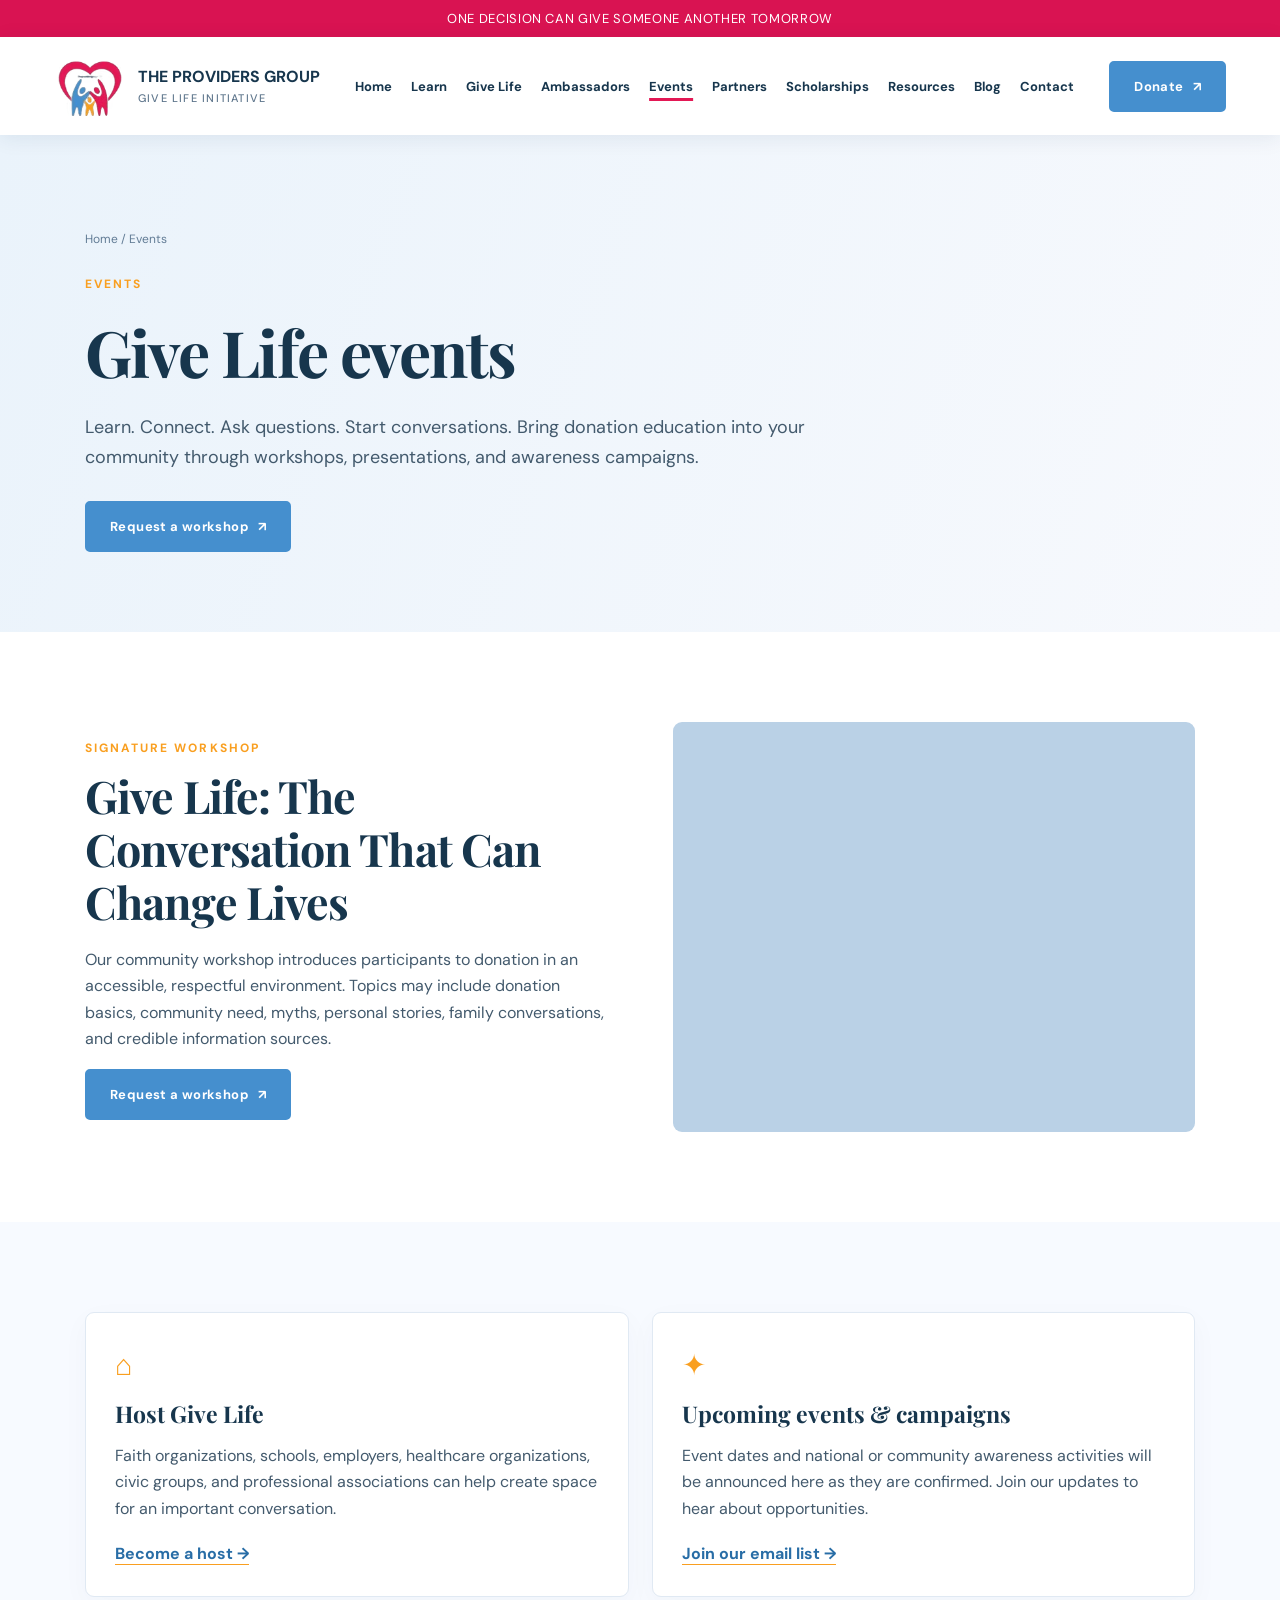
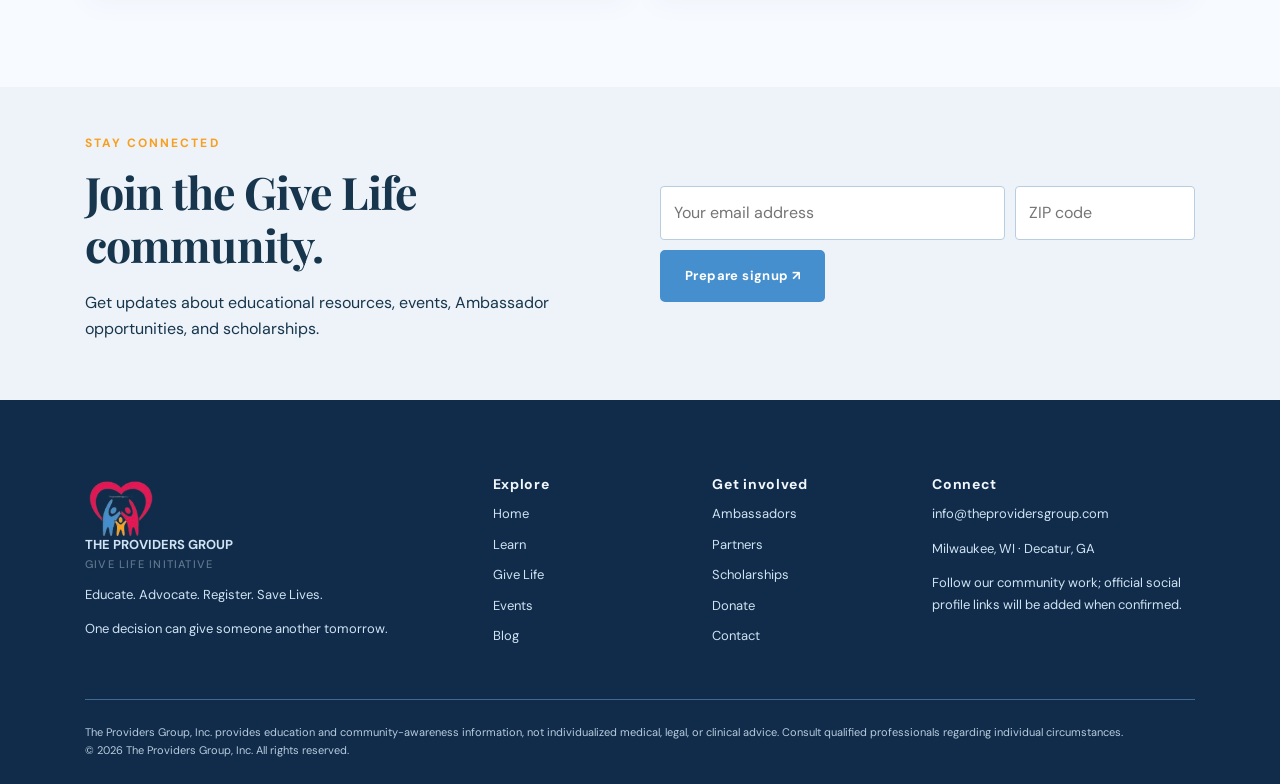
<file: events.html>
<!DOCTYPE html>

<html lang="en">
<head>
<meta charset="utf-8"/>
<meta content="width=device-width, initial-scale=1" name="viewport"/>
<meta content="#174d43" name="theme-color"/>
<meta content="The Providers Group Give Life Initiative: organ, eye, and tissue donation education, advocacy, community partnerships, and informed conversations." name="description"/>
<title>
   Events | The Providers Group
  </title>
<link href="style.css" rel="stylesheet"/>
</head>
<body>
<a class="skip" href="#main">
   Skip to content
  </a>
<div class="announcement">
   ONE DECISION CAN GIVE SOMEONE ANOTHER TOMORROW
  </div>
<div class="navwrap">
<nav aria-label="Main navigation" class="nav">
<a class="brand" href="index.html">
<span aria-hidden="true" class="brandmark"><img alt="" height="60" src="assets/providers-group-logo.png" width="68"/></span>
<span>
      THE PROVIDERS GROUP
      <small>
       GIVE LIFE INITIATIVE
      </small>
</span>
</a>
<button aria-controls="navlinks" aria-expanded="false" aria-label="Toggle navigation" class="menu">
     ☰
    </button>
<div class="navlinks" id="navlinks">
<a href="index.html">
      Home
     </a>
<a href="learn.html">
      Learn
     </a>
<a href="give-life.html">
      Give Life
     </a>
<a href="ambassadors.html">
      Ambassadors
     </a>
<a aria-current="page" href="events.html">
      Events
     </a>
<a href="partners.html">
      Partners
     </a>
<a href="scholarships.html">
      Scholarships
     </a>
<a href="resources.html">
      Resources
     </a>
<a href="blog.html">
      Blog
     </a>
<a href="contact.html">
      Contact
     </a>
</div>
<a class="btn" href="donate.html">
     Donate
     <span aria-hidden="true">
      ↗
     </span>
</a>
</nav>
</div>
<main id="main">
<header class="pagehero">
<div class="container">
<div class="breadcrumb">
<a href="index.html">
       Home
      </a>
      / Events
     </div>
<span class="eyebrow">
      Events
     </span>
<h1>
      Give Life events
     </h1>
<p class="lead">
      Learn. Connect. Ask questions. Start conversations. Bring donation education into your community through workshops, presentations, and awareness campaigns.
     </p>
<div class="actions">
<a class="btn" href="contact.html?reason=workshop">
       Request a workshop
       <span aria-hidden="true">
        ↗
       </span>
</a>
</div>
</div>
</header>
<section class="section">
<div class="container">
<div class="split">
<div>
<span class="eyebrow">
        Signature workshop
       </span>
<h2>
        Give Life: The Conversation That Can Change Lives
       </h2>
<p>
        Our community workshop introduces participants to donation in an accessible, respectful environment. Topics may include donation basics, community need, myths, personal stories, family conversations, and credible information sources.
       </p>
<a class="btn" href="contact.html?reason=workshop">
        Request a workshop
        <span aria-hidden="true">
         ↗
        </span>
</a>
</div>
<div class="feature-photo community-photo">
</div>
</div>
</div>
</section>
<section class="section soft">
<div class="container">
<div class="grid two">
<article class="card">
<div aria-hidden="true" class="symbol">
        ⌂
       </div>
<h3>
        Host Give Life
       </h3>
<p>
        Faith organizations, schools, employers, healthcare organizations, civic groups, and professional associations can help create space for an important conversation.
       </p>
<a href="contact.html?reason=workshop">
        Become a host →
       </a>
</article>
<article class="card">
<div aria-hidden="true" class="symbol">
        ✦
       </div>
<h3>
        Upcoming events &amp; campaigns
       </h3>
<p>
        Event dates and national or community awareness activities will be announced here as they are confirmed. Join our updates to hear about opportunities.
       </p>
<a href="#newsletter">
        Join our email list →
       </a>
</article>
</div>
</div>
</section>
</main>
<section class="newsletter" id="newsletter">
<div class="container split">
<div>
<span class="eyebrow">
      Stay connected
     </span>
<h2>
      Join the Give Life community.
     </h2>
<p>
      Get updates about educational resources, events, Ambassador opportunities, and scholarships.
     </p>
</div>
<form id="newsletter-form">
<label class="skip" for="news-email">
      Email address
     </label>
<input id="news-email" placeholder="Your email address" required="" type="email"/>
<label class="skip" for="news-zip">
      ZIP code
     </label>
<input id="news-zip" inputmode="numeric" maxlength="5" pattern="[0-9]{5}" placeholder="ZIP code" required="" style="max-width:125px" type="text"/>
<button class="btn" type="submit">
      Prepare signup ↗
     </button>
<span class="status" id="newsletter-status" role="status">
</span>
</form>
</div>
</section>
<footer class="footer">
<div class="container">
<div class="footergrid">
<div>
<a class="brand" href="index.html">
<span aria-hidden="true" class="brandmark"><img alt="" height="60" src="assets/providers-group-logo.png" width="68"/></span>
<span>
        THE PROVIDERS GROUP
        <small>
         GIVE LIFE INITIATIVE
        </small>
</span>
</a>
<p>
       Educate. Advocate. Register. Save Lives.
      </p>
<p>
       One decision can give someone another tomorrow.
      </p>
</div>
<div>
<h3>
       Explore
      </h3>
<a href="index.html">
       Home
      </a>
<a href="learn.html">
       Learn
      </a>
<a href="give-life.html">
       Give Life
      </a>
<a href="events.html">
       Events
      </a>
<a href="blog.html">
       Blog
      </a>
</div>
<div>
<h3>
       Get involved
      </h3>
<a href="ambassadors.html">
       Ambassadors
      </a>
<a href="partners.html">
       Partners
      </a>
<a href="scholarships.html">
       Scholarships
      </a>
<a href="donate.html">
       Donate
      </a>
<a href="contact.html">
       Contact
      </a>
</div>
<div>
<h3>
       Connect
      </h3>
<a href="mailto:info@theprovidersgroup.com">
       info@theprovidersgroup.com
      </a>
<p>
       Milwaukee, WI · Decatur, GA
      </p>
<p>
       Follow our community work; official social profile links will be added when confirmed.
      </p>
</div>
</div>
<div class="fineprint">
     The Providers Group, Inc. provides education and community-awareness information, not individualized medical, legal, or clinical advice. Consult qualified professionals regarding individual circumstances.
     <br/>
     © 2026 The Providers Group, Inc. All rights reserved.
    </div>
</div>
</footer>
<script src="config.js"></script>
<script defer src="script.js"></script>
</body>
</html>
</file>
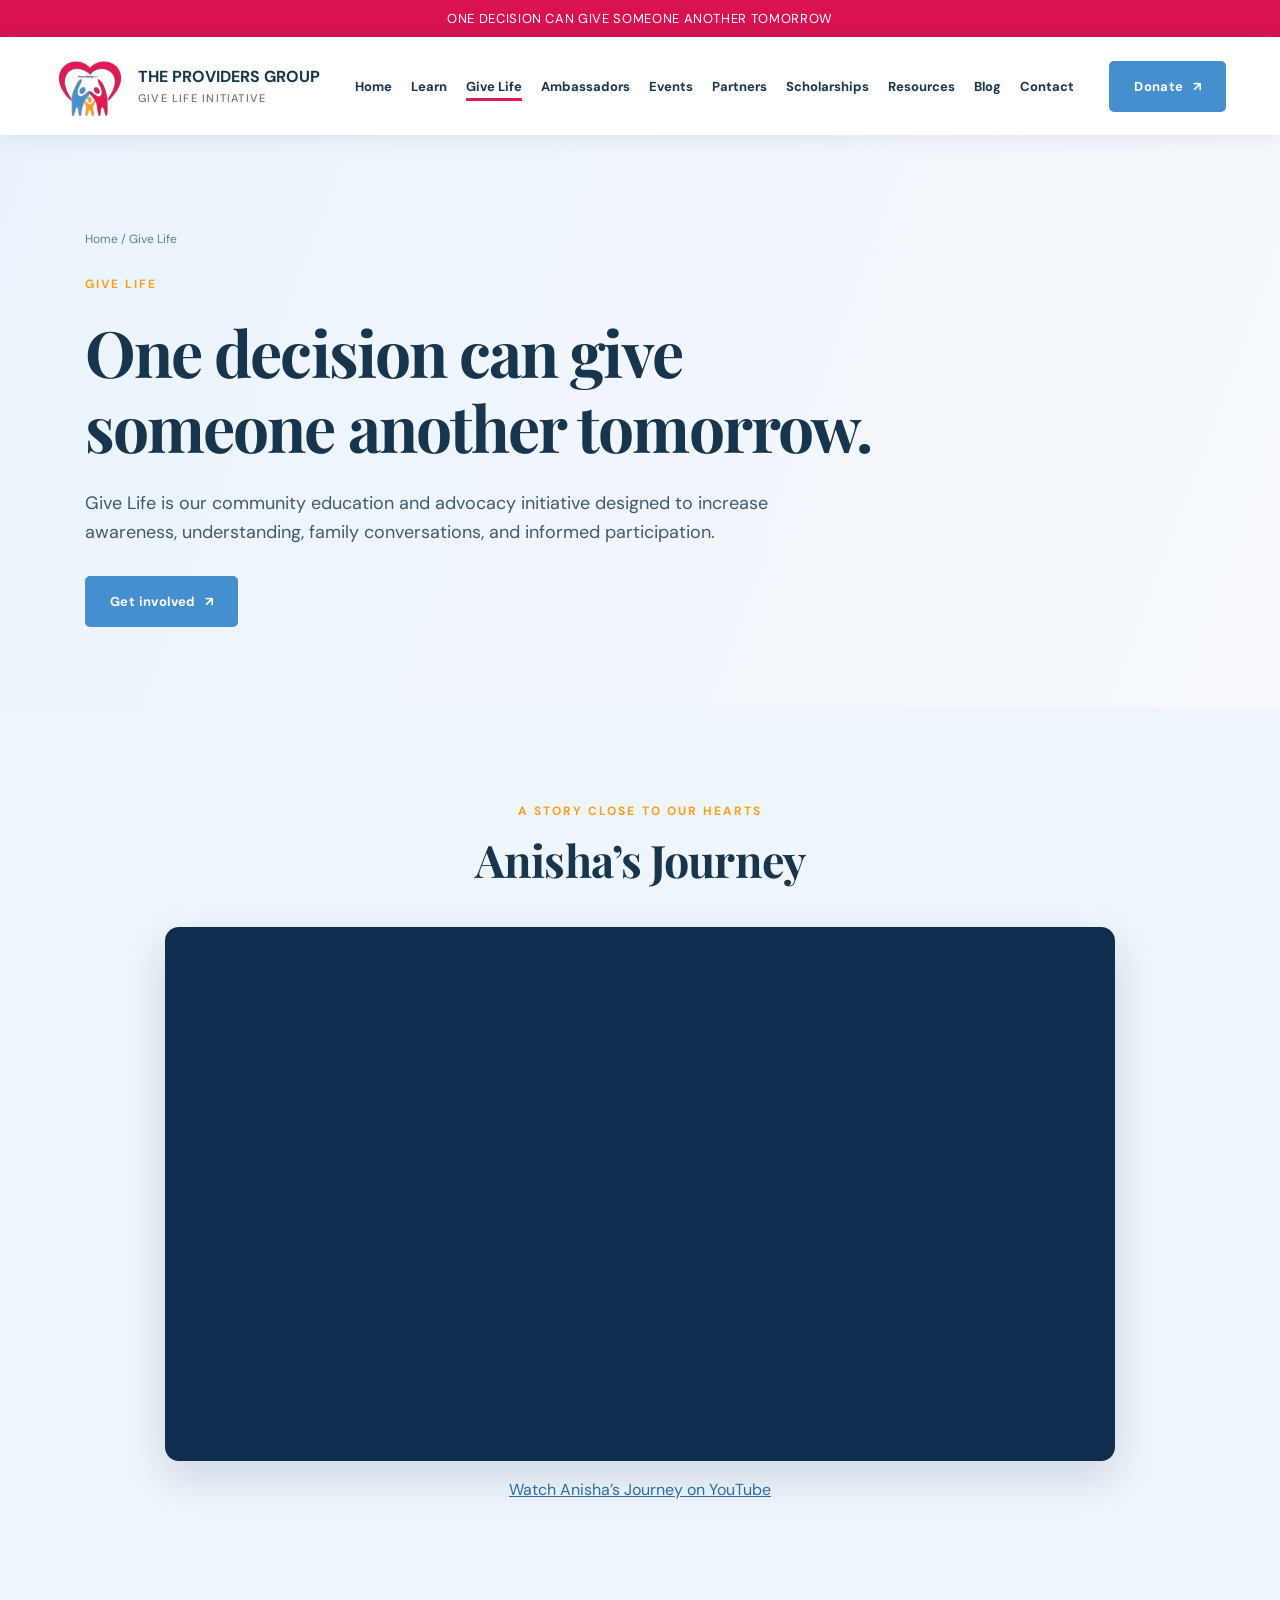
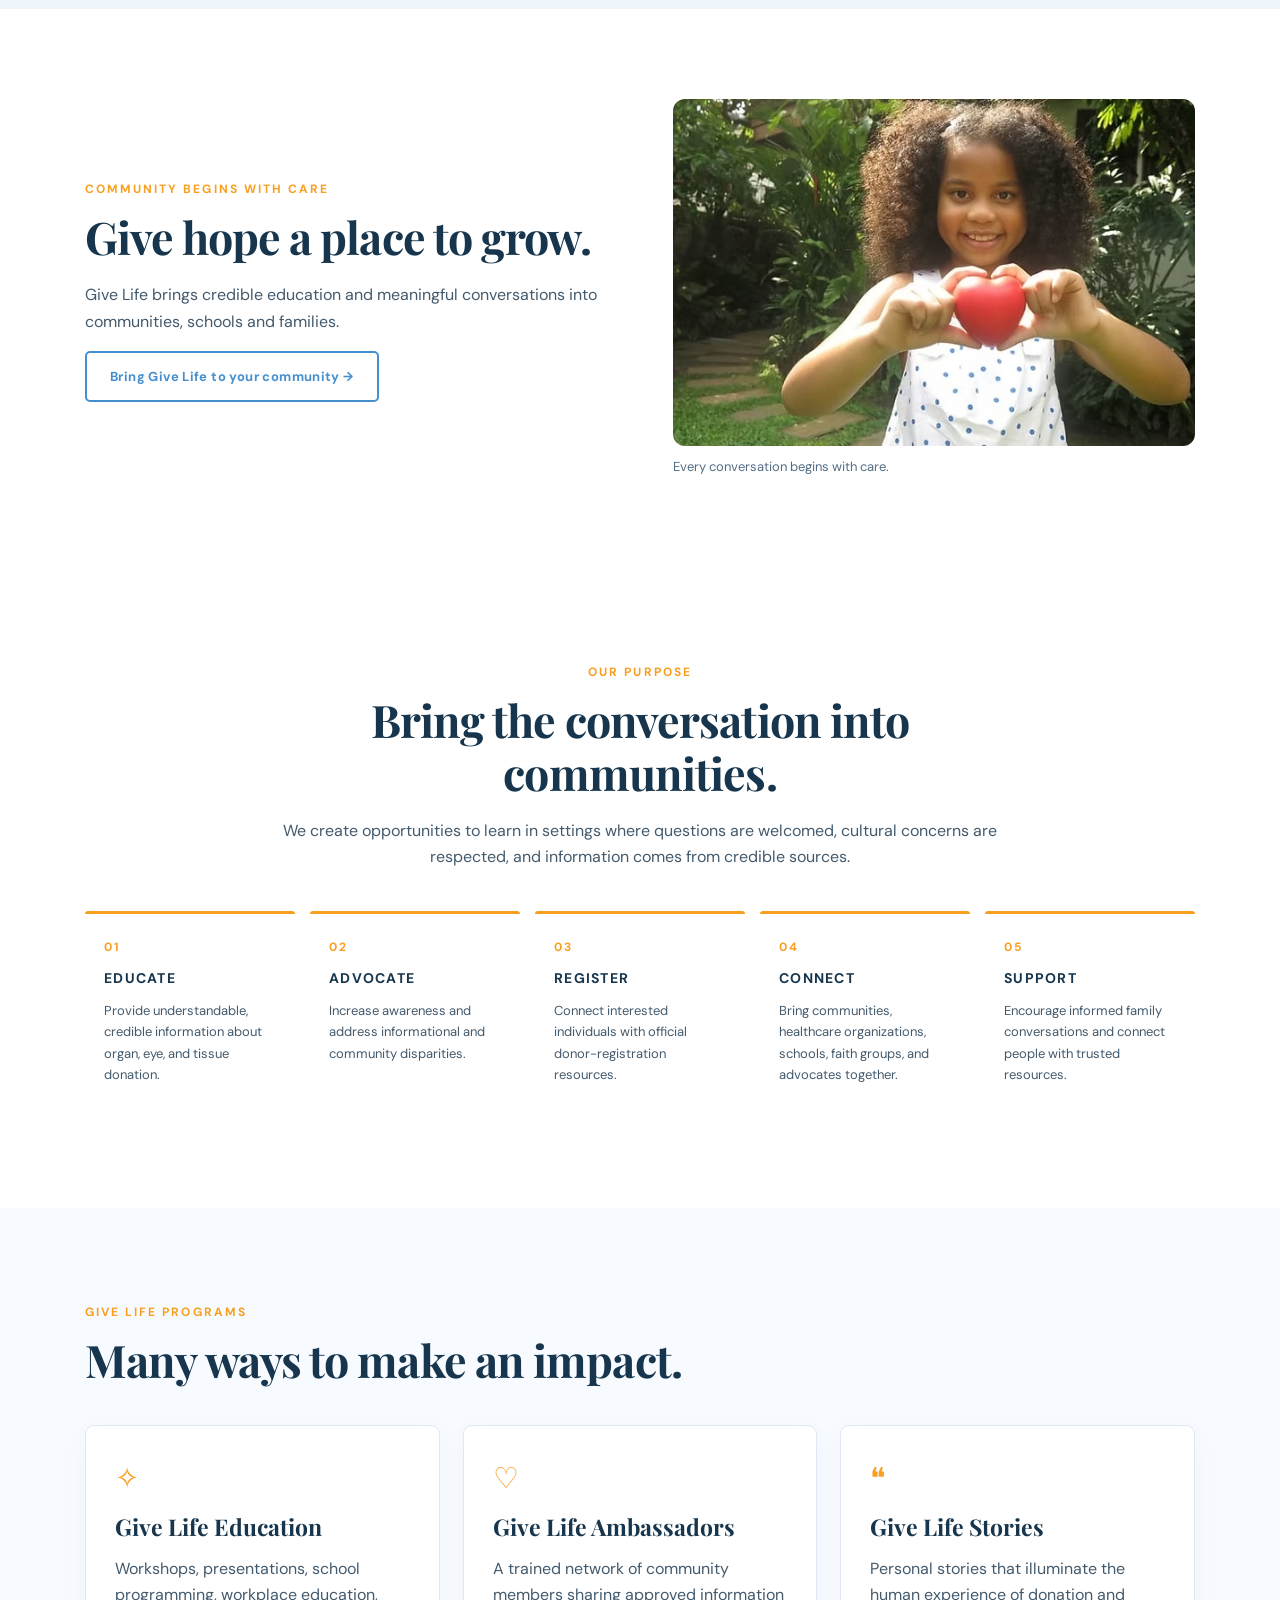
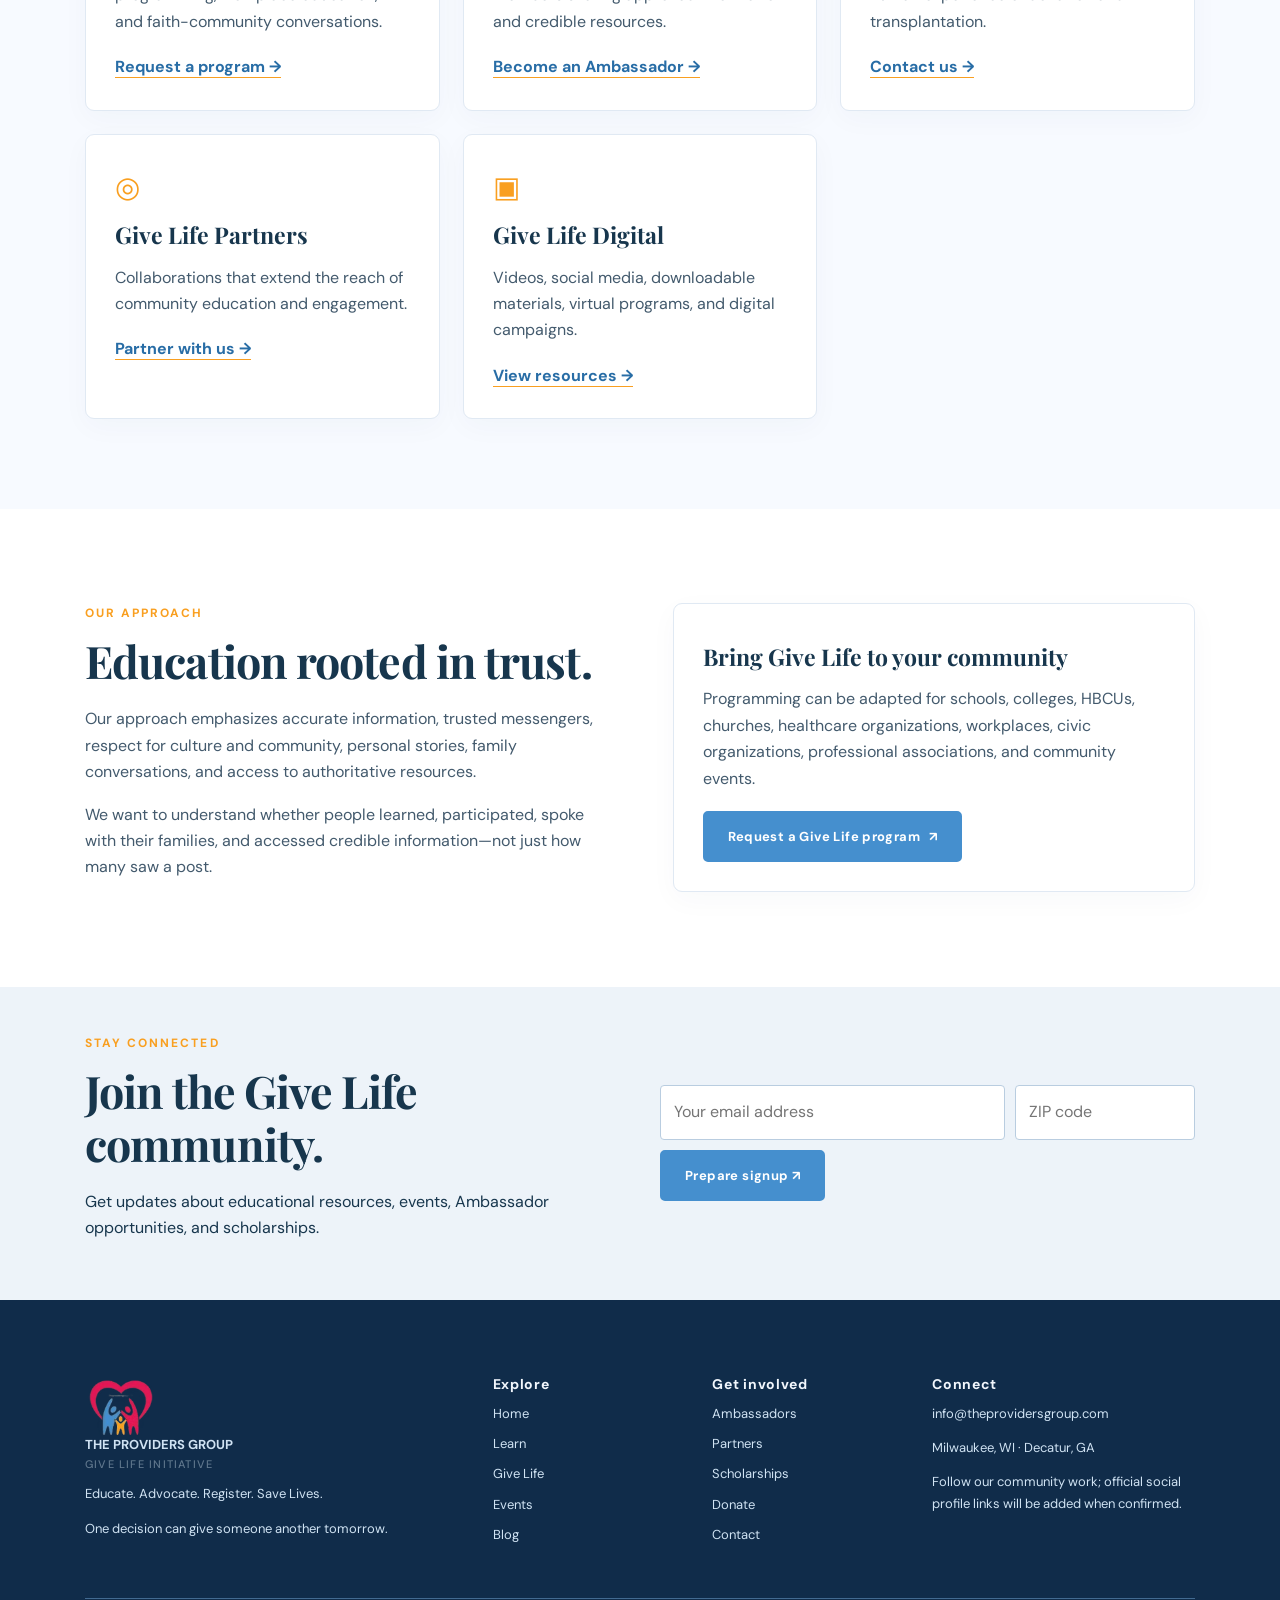
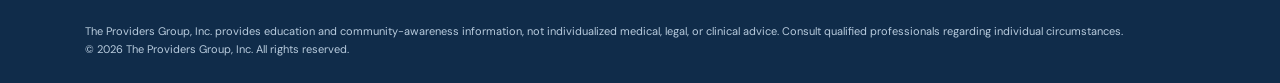
<file: give-life.html>
<!DOCTYPE html>

<html lang="en">
<head>
<meta charset="utf-8"/>
<meta content="width=device-width, initial-scale=1" name="viewport"/>
<meta content="#174d43" name="theme-color"/>
<meta content="The Providers Group Give Life Initiative: organ, eye, and tissue donation education, advocacy, community partnerships, and informed conversations." name="description"/>
<title>
   Give Life | The Providers Group
  </title>
<link href="style.css" rel="stylesheet"/>
</head>
<body>
<a class="skip" href="#main">
   Skip to content
  </a>
<div class="announcement">
   ONE DECISION CAN GIVE SOMEONE ANOTHER TOMORROW
  </div>
<div class="navwrap">
<nav aria-label="Main navigation" class="nav">
<a class="brand" href="index.html">
<span aria-hidden="true" class="brandmark"><img alt="" height="60" src="assets/providers-group-logo.png" width="68"/></span>
<span>
      THE PROVIDERS GROUP
      <small>
       GIVE LIFE INITIATIVE
      </small>
</span>
</a>
<button aria-controls="navlinks" aria-expanded="false" aria-label="Toggle navigation" class="menu">
     ☰
    </button>
<div class="navlinks" id="navlinks">
<a href="index.html">
      Home
     </a>
<a href="learn.html">
      Learn
     </a>
<a aria-current="page" href="give-life.html">
      Give Life
     </a>
<a href="ambassadors.html">
      Ambassadors
     </a>
<a href="events.html">
      Events
     </a>
<a href="partners.html">
      Partners
     </a>
<a href="scholarships.html">
      Scholarships
     </a>
<a href="resources.html">
      Resources
     </a>
<a href="blog.html">
      Blog
     </a>
<a href="contact.html">
      Contact
     </a>
</div>
<a class="btn" href="donate.html">
     Donate
     <span aria-hidden="true">
      ↗
     </span>
</a>
</nav>
</div>
<main id="main">
<header class="pagehero">
<div class="container">
<div class="breadcrumb">
<a href="index.html">
       Home
      </a>
      / Give Life
     </div>
<span class="eyebrow">
      Give Life
     </span>
<h1>
      One decision can give someone another tomorrow.
     </h1>
<p class="lead">
      Give Life is our community education and advocacy initiative designed to increase awareness, understanding, family conversations, and informed participation.
     </p>
<div class="actions">
<a class="btn" href="contact.html">
       Get involved
       <span aria-hidden="true">
        ↗
       </span>
</a>
</div>
</div>
</header>
<section class="section video-section" id="featured-video"><div class="container"><div class="section-heading center"><span class="eyebrow">A story close to our hearts</span><h2>Anisha’s Journey</h2></div><div class="video-wrap"><iframe allow="accelerometer; autoplay; clipboard-write; encrypted-media; gyroscope; picture-in-picture; web-share" allowfullscreen="" loading="lazy" referrerpolicy="strict-origin-when-cross-origin" src="https://www.youtube-nocookie.com/embed/jjBoi-gRFeA" title="Anisha’s Journey video"></iframe></div><p class="video-fallback"><a href="https://youtu.be/jjBoi-gRFeA" rel="noopener noreferrer" target="_blank">Watch Anisha’s Journey on YouTube</a></p></div></section><section class="section give-life-photo"><div class="container split"><div><span class="eyebrow">Community begins with care</span><h2>Give hope a place to grow.</h2><p>Give Life brings credible education and meaningful conversations into communities, schools and families.</p><a class="btn outline" href="contact.html?reason=workshop">Bring Give Life to your community →</a></div><figure><img alt="Young girl holding a red heart" loading="lazy" src="assets/little_girl_with_heart.jpg"/><figcaption>Every conversation begins with care.</figcaption></figure></div></section><section class="section">
<div class="container">
<div class="section-heading center">
<span class="eyebrow">
       Our purpose
      </span>
<h2>
       Bring the conversation into communities.
      </h2>
<p>
       We create opportunities to learn in settings where questions are welcomed, cultural concerns are respected, and information comes from credible sources.
      </p>
</div>
<div class="pillars">
<div class="pillar">
<span class="eyebrow">
        01
       </span>
<h3>
        EDUCATE
       </h3>
<p>
        Provide understandable, credible information about organ, eye, and tissue donation.
       </p>
</div>
<div class="pillar">
<span class="eyebrow">
        02
       </span>
<h3>
        ADVOCATE
       </h3>
<p>
        Increase awareness and address informational and community disparities.
       </p>
</div>
<div class="pillar">
<span class="eyebrow">
        03
       </span>
<h3>
        REGISTER
       </h3>
<p>
        Connect interested individuals with official donor-registration resources.
       </p>
</div>
<div class="pillar">
<span class="eyebrow">
        04
       </span>
<h3>
        CONNECT
       </h3>
<p>
        Bring communities, healthcare organizations, schools, faith groups, and advocates together.
       </p>
</div>
<div class="pillar">
<span class="eyebrow">
        05
       </span>
<h3>
        SUPPORT
       </h3>
<p>
        Encourage informed family conversations and connect people with trusted resources.
       </p>
</div>
</div>
</div>
</section>
<section class="section soft">
<div class="container">
<div class="section-heading">
<span class="eyebrow">
       Give Life programs
      </span>
<h2>
       Many ways to make an impact.
      </h2>
</div>
<div class="grid">
<article class="card">
<div aria-hidden="true" class="symbol">
        ✧
       </div>
<h3>
        Give Life Education
       </h3>
<p>
        Workshops, presentations, school programming, workplace education, and faith-community conversations.
       </p>
<a href="contact.html?reason=workshop">
        Request a program →
       </a>
</article>
<article class="card">
<div aria-hidden="true" class="symbol">
        ♡
       </div>
<h3>
        Give Life Ambassadors
       </h3>
<p>
        A trained network of community members sharing approved information and credible resources.
       </p>
<a href="ambassadors.html">
        Become an Ambassador →
       </a>
</article>
<article class="card">
<div aria-hidden="true" class="symbol">
        ❝
       </div>
<h3>
        Give Life Stories
       </h3>
<p>
        Personal stories that illuminate the human experience of donation and transplantation.
       </p>
<a href="contact.html">
        Contact us →
       </a>
</article>
<article class="card">
<div aria-hidden="true" class="symbol">
        ◎
       </div>
<h3>
        Give Life Partners
       </h3>
<p>
        Collaborations that extend the reach of community education and engagement.
       </p>
<a href="partners.html">
        Partner with us →
       </a>
</article>
<article class="card">
<div aria-hidden="true" class="symbol">
        ▣
       </div>
<h3>
        Give Life Digital
       </h3>
<p>
        Videos, social media, downloadable materials, virtual programs, and digital campaigns.
       </p>
<a href="resources.html">
        View resources →
       </a>
</article>
</div>
</div>
</section>
<section class="section">
<div class="container">
<div class="split">
<div>
<span class="eyebrow">
        Our approach
       </span>
<h2>
        Education rooted in trust.
       </h2>
<p>
        Our approach emphasizes accurate information, trusted messengers, respect for culture and community, personal stories, family conversations, and access to authoritative resources.
       </p>
<p>
        We want to understand whether people learned, participated, spoke with their families, and accessed credible information—not just how many saw a post.
       </p>
</div>
<div class="card">
<h3>
        Bring Give Life to your community
       </h3>
<p>
        Programming can be adapted for schools, colleges, HBCUs, churches, healthcare organizations, workplaces, civic organizations, professional associations, and community events.
       </p>
<a class="btn" href="contact.html?reason=workshop">
        Request a Give Life program
        <span aria-hidden="true">
         ↗
        </span>
</a>
</div>
</div>
</div>
</section>
</main>
<section class="newsletter" id="newsletter">
<div class="container split">
<div>
<span class="eyebrow">
      Stay connected
     </span>
<h2>
      Join the Give Life community.
     </h2>
<p>
      Get updates about educational resources, events, Ambassador opportunities, and scholarships.
     </p>
</div>
<form id="newsletter-form">
<label class="skip" for="news-email">
      Email address
     </label>
<input id="news-email" placeholder="Your email address" required="" type="email"/>
<label class="skip" for="news-zip">
      ZIP code
     </label>
<input id="news-zip" inputmode="numeric" maxlength="5" pattern="[0-9]{5}" placeholder="ZIP code" required="" style="max-width:125px" type="text"/>
<button class="btn" type="submit">
      Prepare signup ↗
     </button>
<span class="status" id="newsletter-status" role="status">
</span>
</form>
</div>
</section>
<footer class="footer">
<div class="container">
<div class="footergrid">
<div>
<a class="brand" href="index.html">
<span aria-hidden="true" class="brandmark"><img alt="" height="60" src="assets/providers-group-logo.png" width="68"/></span>
<span>
        THE PROVIDERS GROUP
        <small>
         GIVE LIFE INITIATIVE
        </small>
</span>
</a>
<p>
       Educate. Advocate. Register. Save Lives.
      </p>
<p>
       One decision can give someone another tomorrow.
      </p>
</div>
<div>
<h3>
       Explore
      </h3>
<a href="index.html">
       Home
      </a>
<a href="learn.html">
       Learn
      </a>
<a href="give-life.html">
       Give Life
      </a>
<a href="events.html">
       Events
      </a>
<a href="blog.html">
       Blog
      </a>
</div>
<div>
<h3>
       Get involved
      </h3>
<a href="ambassadors.html">
       Ambassadors
      </a>
<a href="partners.html">
       Partners
      </a>
<a href="scholarships.html">
       Scholarships
      </a>
<a href="donate.html">
       Donate
      </a>
<a href="contact.html">
       Contact
      </a>
</div>
<div>
<h3>
       Connect
      </h3>
<a href="mailto:info@theprovidersgroup.com">
       info@theprovidersgroup.com
      </a>
<p>
       Milwaukee, WI · Decatur, GA
      </p>
<p>
       Follow our community work; official social profile links will be added when confirmed.
      </p>
</div>
</div>
<div class="fineprint">
     The Providers Group, Inc. provides education and community-awareness information, not individualized medical, legal, or clinical advice. Consult qualified professionals regarding individual circumstances.
     <br/>
     © 2026 The Providers Group, Inc. All rights reserved.
    </div>
</div>
</footer>
<script src="config.js"></script>
<script defer src="script.js"></script>
</body>
</html>
</file>
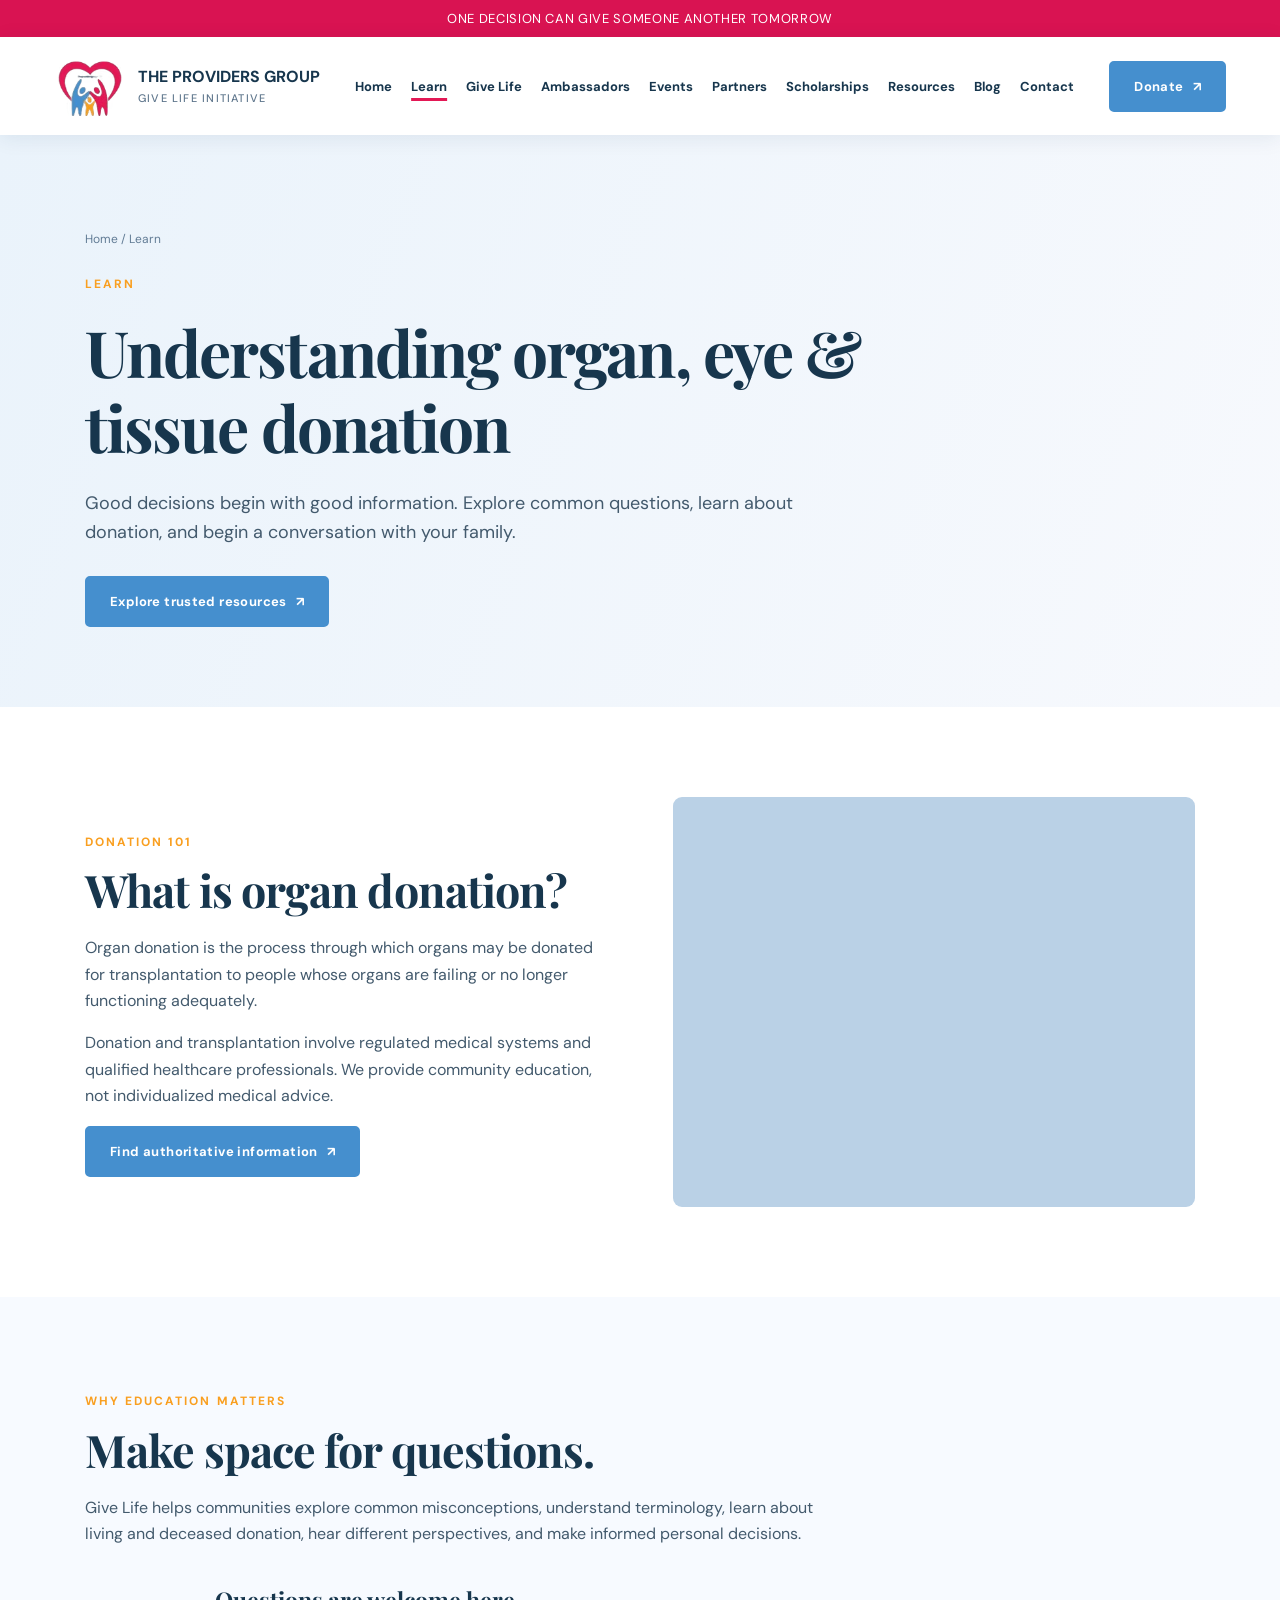
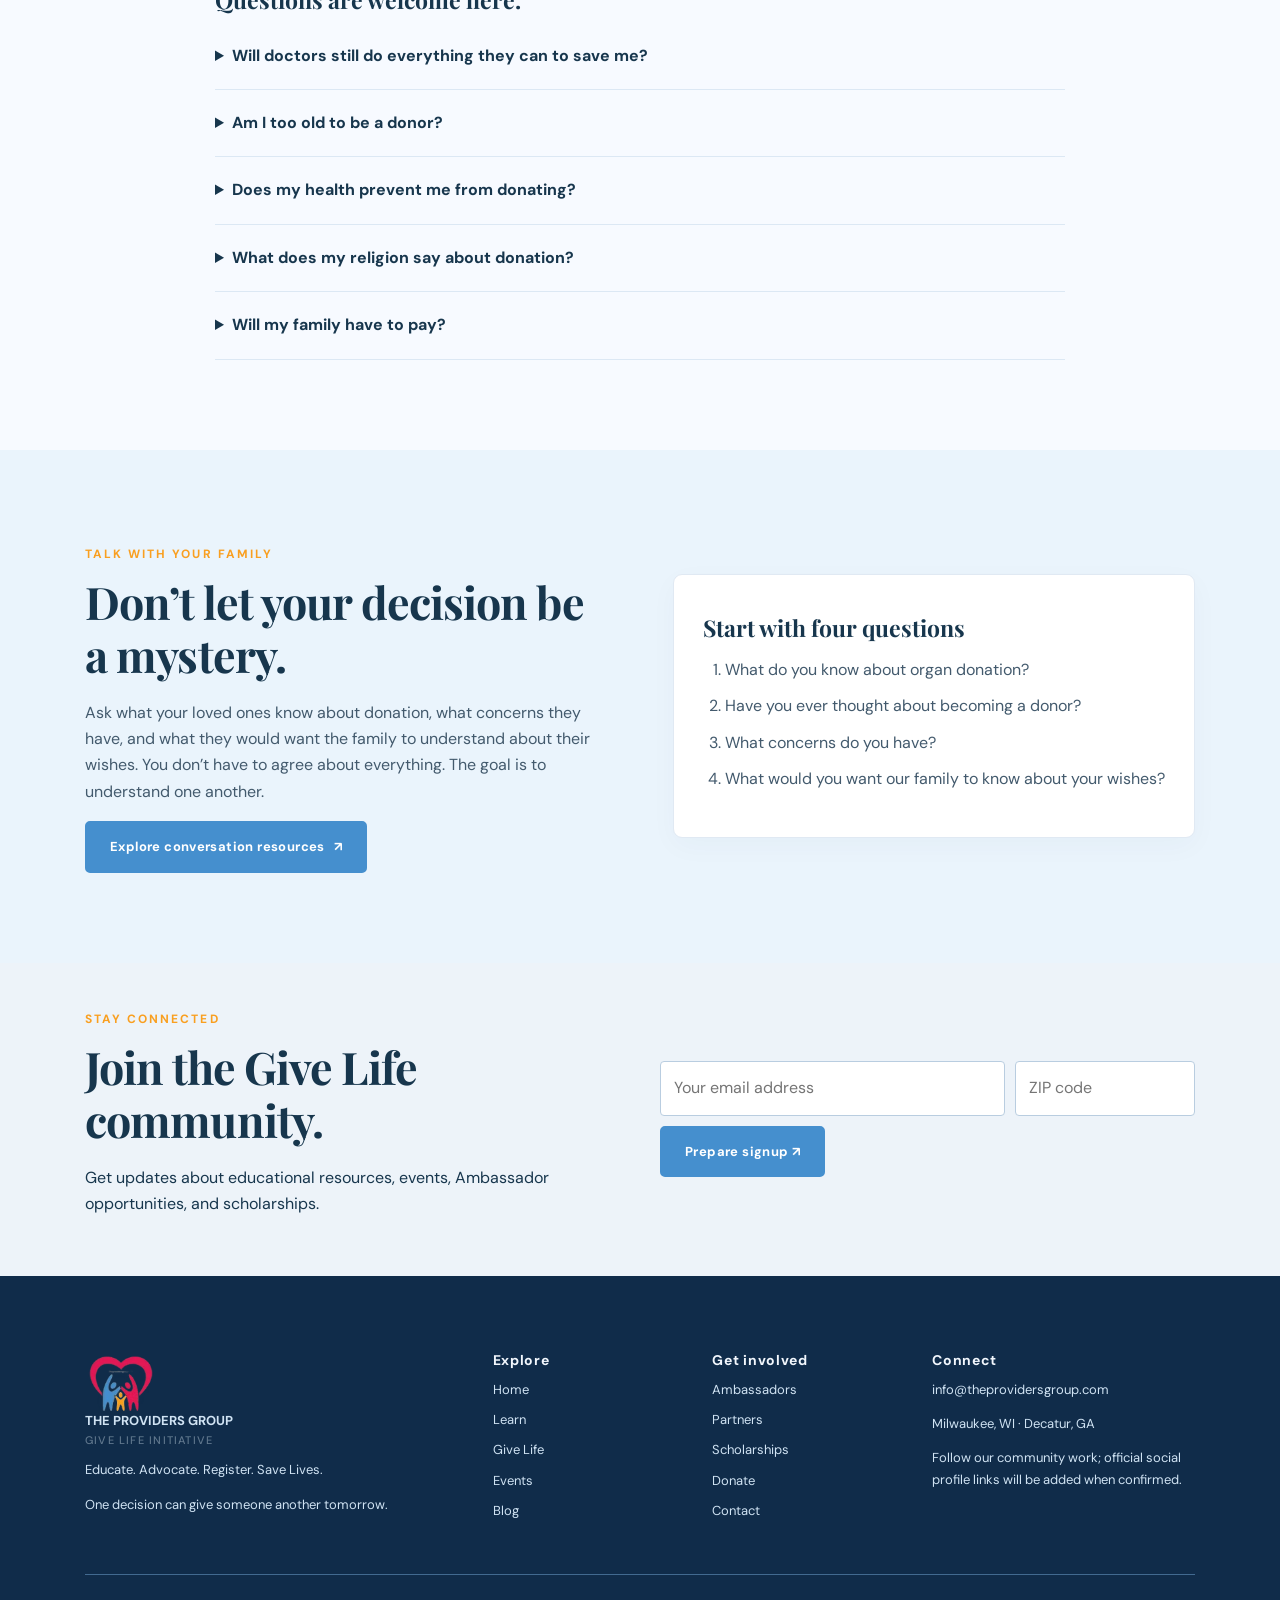
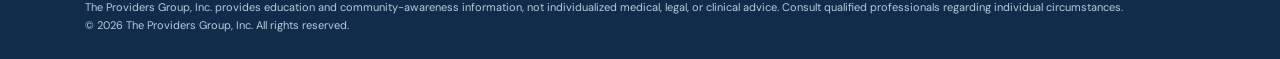
<file: learn.html>
<!DOCTYPE html>

<html lang="en">
<head>
<meta charset="utf-8"/>
<meta content="width=device-width, initial-scale=1" name="viewport"/>
<meta content="#174d43" name="theme-color"/>
<meta content="The Providers Group Give Life Initiative: organ, eye, and tissue donation education, advocacy, community partnerships, and informed conversations." name="description"/>
<title>
   Learn | The Providers Group
  </title>
<link href="style.css" rel="stylesheet"/>
</head>
<body>
<a class="skip" href="#main">
   Skip to content
  </a>
<div class="announcement">
   ONE DECISION CAN GIVE SOMEONE ANOTHER TOMORROW
  </div>
<div class="navwrap">
<nav aria-label="Main navigation" class="nav">
<a class="brand" href="index.html">
<span aria-hidden="true" class="brandmark"><img alt="" height="60" src="assets/providers-group-logo.png" width="68"/></span>
<span>
      THE PROVIDERS GROUP
      <small>
       GIVE LIFE INITIATIVE
      </small>
</span>
</a>
<button aria-controls="navlinks" aria-expanded="false" aria-label="Toggle navigation" class="menu">
     ☰
    </button>
<div class="navlinks" id="navlinks">
<a href="index.html">
      Home
     </a>
<a aria-current="page" href="learn.html">
      Learn
     </a>
<a href="give-life.html">
      Give Life
     </a>
<a href="ambassadors.html">
      Ambassadors
     </a>
<a href="events.html">
      Events
     </a>
<a href="partners.html">
      Partners
     </a>
<a href="scholarships.html">
      Scholarships
     </a>
<a href="resources.html">
      Resources
     </a>
<a href="blog.html">
      Blog
     </a>
<a href="contact.html">
      Contact
     </a>
</div>
<a class="btn" href="donate.html">
     Donate
     <span aria-hidden="true">
      ↗
     </span>
</a>
</nav>
</div>
<main id="main">
<header class="pagehero">
<div class="container">
<div class="breadcrumb">
<a href="index.html">
       Home
      </a>
      / Learn
     </div>
<span class="eyebrow">
      Learn
     </span>
<h1>
      Understanding organ, eye &amp; tissue donation
     </h1>
<p class="lead">
      Good decisions begin with good information. Explore common questions, learn about donation, and begin a conversation with your family.
     </p>
<div class="actions">
<a class="btn" href="resources.html">
       Explore trusted resources
       <span aria-hidden="true">
        ↗
       </span>
</a>
</div>
</div>
</header>
<section class="section">
<div class="container">
<div class="split">
<div>
<span class="eyebrow">
        Donation 101
       </span>
<h2>
        What is organ donation?
       </h2>
<p>
        Organ donation is the process through which organs may be donated for transplantation to people whose organs are failing or no longer functioning adequately.
       </p>
<p>
        Donation and transplantation involve regulated medical systems and qualified healthcare professionals. We provide community education, not individualized medical advice.
       </p>
<a class="btn" href="resources.html">
        Find authoritative information
        <span aria-hidden="true">
         ↗
        </span>
</a>
</div>
<div class="feature-photo community-photo">
</div>
</div>
</div>
</section>
<section class="section soft">
<div class="container">
<div class="section-heading">
<span class="eyebrow">
       Why education matters
      </span>
<h2>
       Make space for questions.
      </h2>
<p>
       Give Life helps communities explore common misconceptions, understand terminology, learn about living and deceased donation, hear different perspectives, and make informed personal decisions.
      </p>
</div>
<div class="faq">
<h3>
       Questions are welcome here.
      </h3>
<details>
<summary>
        Will doctors still do everything they can to save me?
       </summary>
<p>
        Find information about medical care and the donation process through authoritative sources such as organdonor.gov.
        <a class="" href="resources.html">
         Official resources
         <span aria-hidden="true">
          ↗
         </span>
</a>
</p>
</details>
<details>
<summary>
        Am I too old to be a donor?
       </summary>
<p>
        Donation eligibility depends on individual circumstances. Consult official donation resources for current guidance.
        <a class="" href="resources.html">
         Official resources
         <span aria-hidden="true">
          ↗
         </span>
</a>
</p>
</details>
<details>
<summary>
        Does my health prevent me from donating?
       </summary>
<p>
        Medical suitability is determined by qualified professionals. Do not rule yourself out based on assumptions.
        <a class="" href="resources.html">
         Official resources
         <span aria-hidden="true">
          ↗
         </span>
</a>
</p>
</details>
<details>
<summary>
        What does my religion say about donation?
       </summary>
<p>
        Beliefs and interpretations differ. Consider discussing your questions with your faith leader and trusted donation resources.
        <a class="" href="resources.html">
         Official resources
         <span aria-hidden="true">
          ↗
         </span>
</a>
</p>
</details>
<details>
<summary>
        Will my family have to pay?
       </summary>
<p>
        Consult official resources for current information about donation-related costs and responsibilities.
        <a class="" href="resources.html">
         Official resources
         <span aria-hidden="true">
          ↗
         </span>
</a>
</p>
</details>
</div>
</div>
</section>
<section class="section mint">
<div class="container">
<div class="split">
<div>
<span class="eyebrow">
        Talk with your family
       </span>
<h2>
        Don’t let your decision be a mystery.
       </h2>
<p>
        Ask what your loved ones know about donation, what concerns they have, and what they would want the family to understand about their wishes. You don’t have to agree about everything. The goal is to understand one another.
       </p>
<a class="btn" href="resources.html">
        Explore conversation resources
        <span aria-hidden="true">
         ↗
        </span>
</a>
</div>
<div class="card">
<h3>
        Start with four questions
       </h3>
<ol class="bullets">
<li>
         What do you know about organ donation?
        </li>
<li>
         Have you ever thought about becoming a donor?
        </li>
<li>
         What concerns do you have?
        </li>
<li>
         What would you want our family to know about your wishes?
        </li>
</ol>
</div>
</div>
</div>
</section>
</main>
<section class="newsletter" id="newsletter">
<div class="container split">
<div>
<span class="eyebrow">
      Stay connected
     </span>
<h2>
      Join the Give Life community.
     </h2>
<p>
      Get updates about educational resources, events, Ambassador opportunities, and scholarships.
     </p>
</div>
<form id="newsletter-form">
<label class="skip" for="news-email">
      Email address
     </label>
<input id="news-email" placeholder="Your email address" required="" type="email"/>
<label class="skip" for="news-zip">
      ZIP code
     </label>
<input id="news-zip" inputmode="numeric" maxlength="5" pattern="[0-9]{5}" placeholder="ZIP code" required="" style="max-width:125px" type="text"/>
<button class="btn" type="submit">
      Prepare signup ↗
     </button>
<span class="status" id="newsletter-status" role="status">
</span>
</form>
</div>
</section>
<footer class="footer">
<div class="container">
<div class="footergrid">
<div>
<a class="brand" href="index.html">
<span aria-hidden="true" class="brandmark"><img alt="" height="60" src="assets/providers-group-logo.png" width="68"/></span>
<span>
        THE PROVIDERS GROUP
        <small>
         GIVE LIFE INITIATIVE
        </small>
</span>
</a>
<p>
       Educate. Advocate. Register. Save Lives.
      </p>
<p>
       One decision can give someone another tomorrow.
      </p>
</div>
<div>
<h3>
       Explore
      </h3>
<a href="index.html">
       Home
      </a>
<a href="learn.html">
       Learn
      </a>
<a href="give-life.html">
       Give Life
      </a>
<a href="events.html">
       Events
      </a>
<a href="blog.html">
       Blog
      </a>
</div>
<div>
<h3>
       Get involved
      </h3>
<a href="ambassadors.html">
       Ambassadors
      </a>
<a href="partners.html">
       Partners
      </a>
<a href="scholarships.html">
       Scholarships
      </a>
<a href="donate.html">
       Donate
      </a>
<a href="contact.html">
       Contact
      </a>
</div>
<div>
<h3>
       Connect
      </h3>
<a href="mailto:info@theprovidersgroup.com">
       info@theprovidersgroup.com
      </a>
<p>
       Milwaukee, WI · Decatur, GA
      </p>
<p>
       Follow our community work; official social profile links will be added when confirmed.
      </p>
</div>
</div>
<div class="fineprint">
     The Providers Group, Inc. provides education and community-awareness information, not individualized medical, legal, or clinical advice. Consult qualified professionals regarding individual circumstances.
     <br/>
     © 2026 The Providers Group, Inc. All rights reserved.
    </div>
</div>
</footer>
<script src="config.js"></script>
<script defer src="script.js"></script>
</body>
</html>
</file>
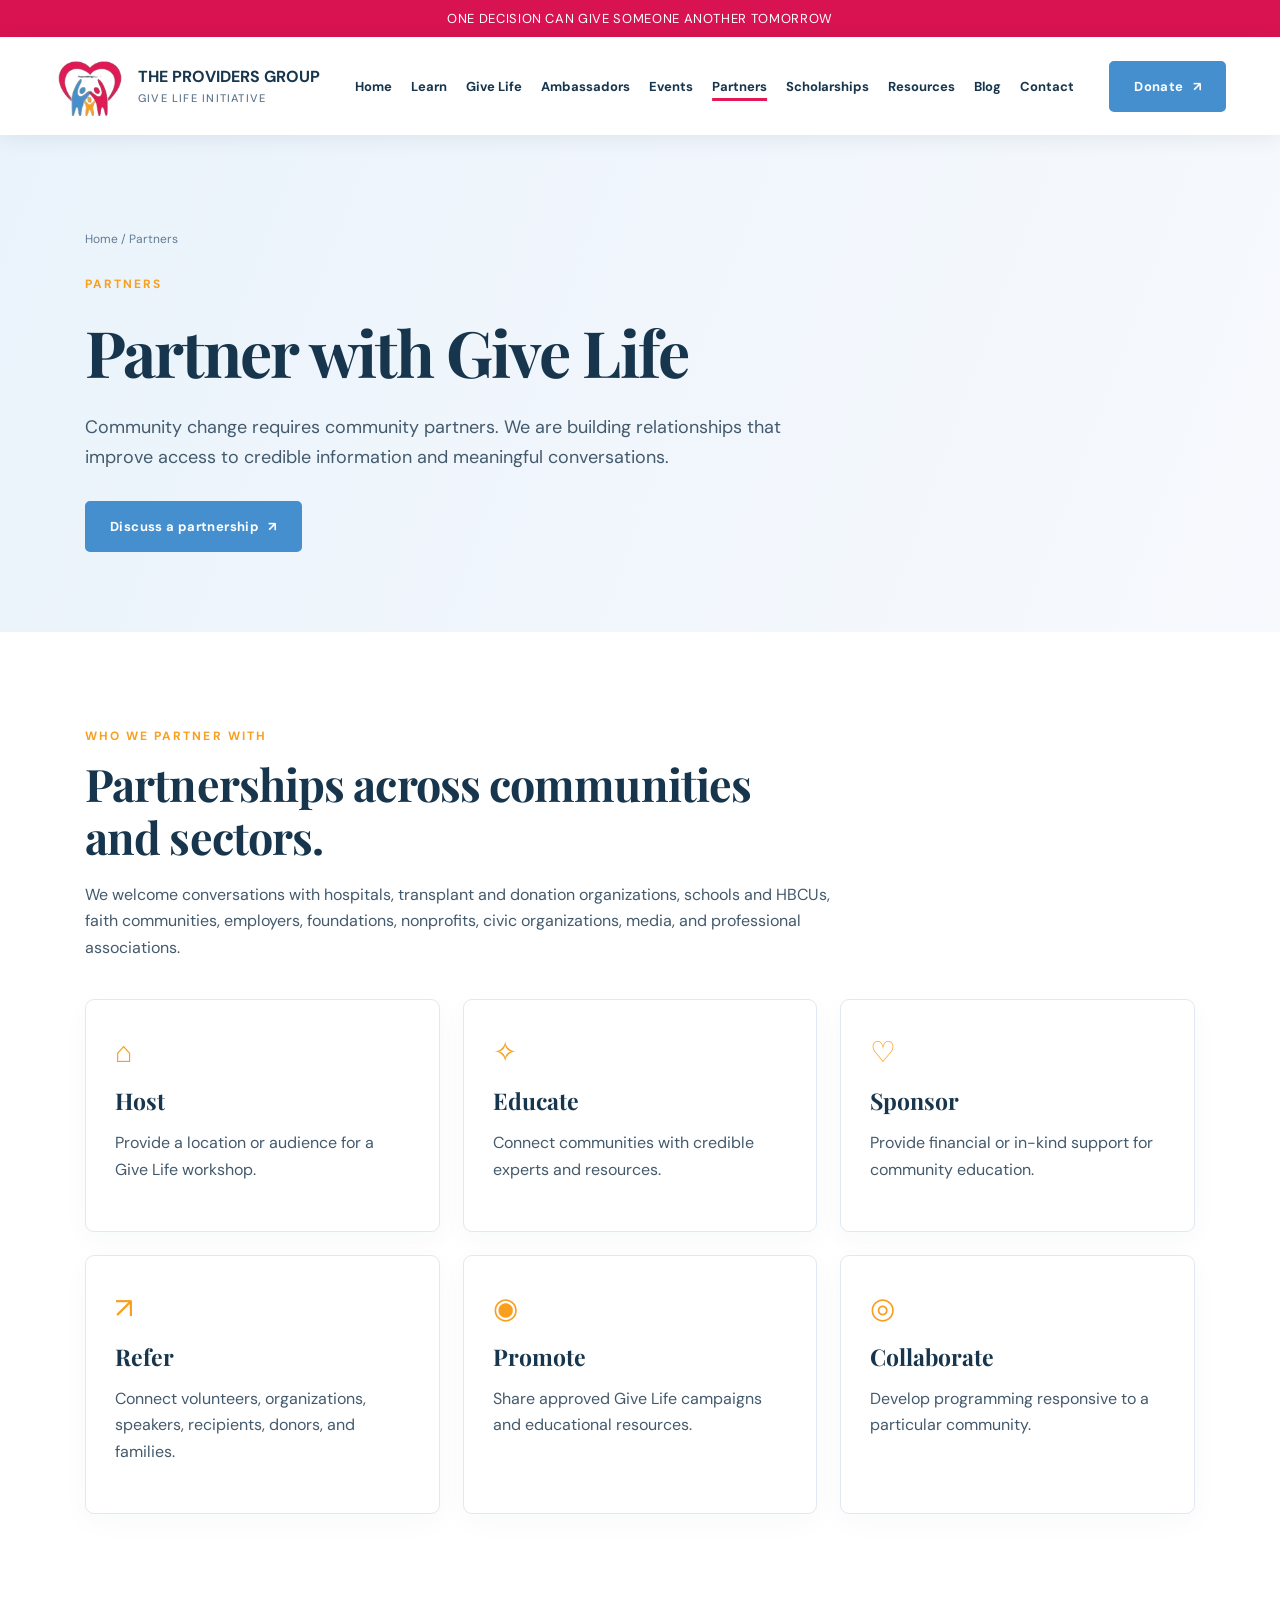
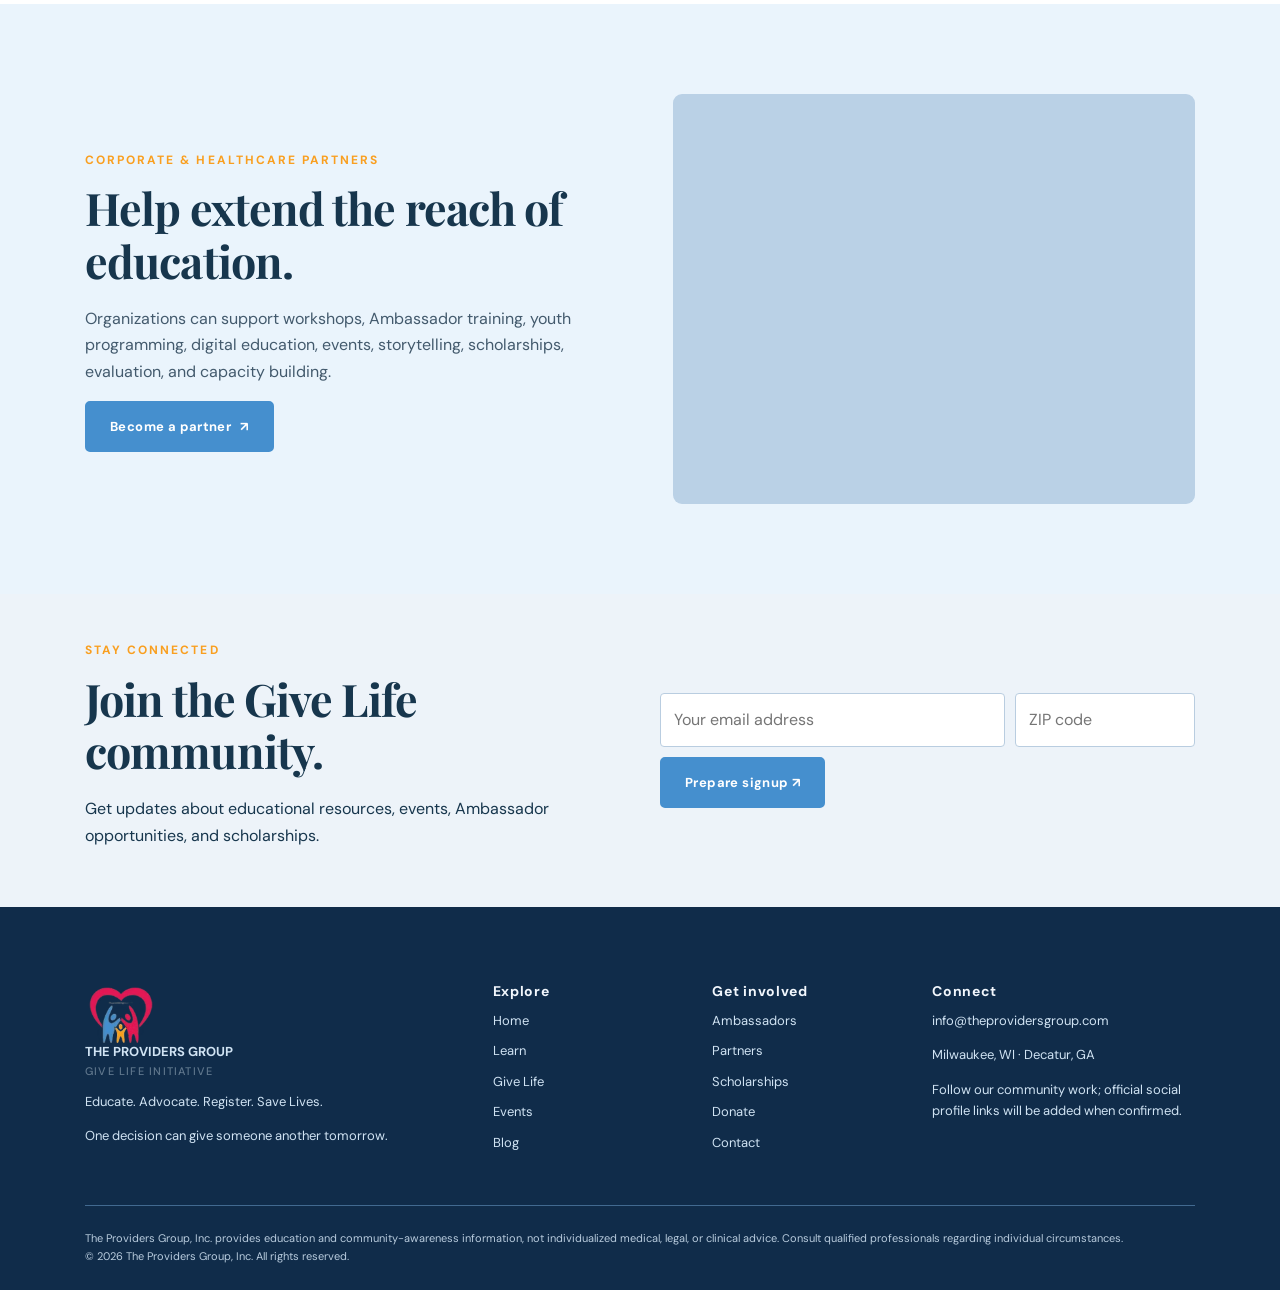
<file: partners.html>
<!DOCTYPE html>

<html lang="en">
<head>
<meta charset="utf-8"/>
<meta content="width=device-width, initial-scale=1" name="viewport"/>
<meta content="#174d43" name="theme-color"/>
<meta content="The Providers Group Give Life Initiative: organ, eye, and tissue donation education, advocacy, community partnerships, and informed conversations." name="description"/>
<title>
   Partners | The Providers Group
  </title>
<link href="style.css" rel="stylesheet"/>
</head>
<body>
<a class="skip" href="#main">
   Skip to content
  </a>
<div class="announcement">
   ONE DECISION CAN GIVE SOMEONE ANOTHER TOMORROW
  </div>
<div class="navwrap">
<nav aria-label="Main navigation" class="nav">
<a class="brand" href="index.html">
<span aria-hidden="true" class="brandmark"><img alt="" height="60" src="assets/providers-group-logo.png" width="68"/></span>
<span>
      THE PROVIDERS GROUP
      <small>
       GIVE LIFE INITIATIVE
      </small>
</span>
</a>
<button aria-controls="navlinks" aria-expanded="false" aria-label="Toggle navigation" class="menu">
     ☰
    </button>
<div class="navlinks" id="navlinks">
<a href="index.html">
      Home
     </a>
<a href="learn.html">
      Learn
     </a>
<a href="give-life.html">
      Give Life
     </a>
<a href="ambassadors.html">
      Ambassadors
     </a>
<a href="events.html">
      Events
     </a>
<a aria-current="page" href="partners.html">
      Partners
     </a>
<a href="scholarships.html">
      Scholarships
     </a>
<a href="resources.html">
      Resources
     </a>
<a href="blog.html">
      Blog
     </a>
<a href="contact.html">
      Contact
     </a>
</div>
<a class="btn" href="donate.html">
     Donate
     <span aria-hidden="true">
      ↗
     </span>
</a>
</nav>
</div>
<main id="main">
<header class="pagehero">
<div class="container">
<div class="breadcrumb">
<a href="index.html">
       Home
      </a>
      / Partners
     </div>
<span class="eyebrow">
      Partners
     </span>
<h1>
      Partner with Give Life
     </h1>
<p class="lead">
      Community change requires community partners. We are building relationships that improve access to credible information and meaningful conversations.
     </p>
<div class="actions">
<a class="btn" href="contact.html?reason=partner">
       Discuss a partnership
       <span aria-hidden="true">
        ↗
       </span>
</a>
</div>
</div>
</header>
<section class="section">
<div class="container">
<div class="section-heading">
<span class="eyebrow">
       Who we partner with
      </span>
<h2>
       Partnerships across communities and sectors.
      </h2>
<p>
       We welcome conversations with hospitals, transplant and donation organizations, schools and HBCUs, faith communities, employers, foundations, nonprofits, civic organizations, media, and professional associations.
      </p>
</div>
<div class="grid">
<article class="card">
<div aria-hidden="true" class="symbol">
        ⌂
       </div>
<h3>
        Host
       </h3>
<p>
        Provide a location or audience for a Give Life workshop.
       </p>
</article>
<article class="card">
<div aria-hidden="true" class="symbol">
        ✧
       </div>
<h3>
        Educate
       </h3>
<p>
        Connect communities with credible experts and resources.
       </p>
</article>
<article class="card">
<div aria-hidden="true" class="symbol">
        ♡
       </div>
<h3>
        Sponsor
       </h3>
<p>
        Provide financial or in-kind support for community education.
       </p>
</article>
<article class="card">
<div aria-hidden="true" class="symbol">
        ↗
       </div>
<h3>
        Refer
       </h3>
<p>
        Connect volunteers, organizations, speakers, recipients, donors, and families.
       </p>
</article>
<article class="card">
<div aria-hidden="true" class="symbol">
        ◉
       </div>
<h3>
        Promote
       </h3>
<p>
        Share approved Give Life campaigns and educational resources.
       </p>
</article>
<article class="card">
<div aria-hidden="true" class="symbol">
        ◎
       </div>
<h3>
        Collaborate
       </h3>
<p>
        Develop programming responsive to a particular community.
       </p>
</article>
</div>
</div>
</section>
<section class="section mint">
<div class="container">
<div class="split">
<div>
<span class="eyebrow">
        Corporate &amp; healthcare partners
       </span>
<h2>
        Help extend the reach of education.
       </h2>
<p>
        Organizations can support workshops, Ambassador training, youth programming, digital education, events, storytelling, scholarships, evaluation, and capacity building.
       </p>
<a class="btn" href="contact.html?reason=partner">
        Become a partner
        <span aria-hidden="true">
         ↗
        </span>
</a>
</div>
<div class="feature-photo hands-photo">
</div>
</div>
</div>
</section>
</main>
<section class="newsletter" id="newsletter">
<div class="container split">
<div>
<span class="eyebrow">
      Stay connected
     </span>
<h2>
      Join the Give Life community.
     </h2>
<p>
      Get updates about educational resources, events, Ambassador opportunities, and scholarships.
     </p>
</div>
<form id="newsletter-form">
<label class="skip" for="news-email">
      Email address
     </label>
<input id="news-email" placeholder="Your email address" required="" type="email"/>
<label class="skip" for="news-zip">
      ZIP code
     </label>
<input id="news-zip" inputmode="numeric" maxlength="5" pattern="[0-9]{5}" placeholder="ZIP code" required="" style="max-width:125px" type="text"/>
<button class="btn" type="submit">
      Prepare signup ↗
     </button>
<span class="status" id="newsletter-status" role="status">
</span>
</form>
</div>
</section>
<footer class="footer">
<div class="container">
<div class="footergrid">
<div>
<a class="brand" href="index.html">
<span aria-hidden="true" class="brandmark"><img alt="" height="60" src="assets/providers-group-logo.png" width="68"/></span>
<span>
        THE PROVIDERS GROUP
        <small>
         GIVE LIFE INITIATIVE
        </small>
</span>
</a>
<p>
       Educate. Advocate. Register. Save Lives.
      </p>
<p>
       One decision can give someone another tomorrow.
      </p>
</div>
<div>
<h3>
       Explore
      </h3>
<a href="index.html">
       Home
      </a>
<a href="learn.html">
       Learn
      </a>
<a href="give-life.html">
       Give Life
      </a>
<a href="events.html">
       Events
      </a>
<a href="blog.html">
       Blog
      </a>
</div>
<div>
<h3>
       Get involved
      </h3>
<a href="ambassadors.html">
       Ambassadors
      </a>
<a href="partners.html">
       Partners
      </a>
<a href="scholarships.html">
       Scholarships
      </a>
<a href="donate.html">
       Donate
      </a>
<a href="contact.html">
       Contact
      </a>
</div>
<div>
<h3>
       Connect
      </h3>
<a href="mailto:info@theprovidersgroup.com">
       info@theprovidersgroup.com
      </a>
<p>
       Milwaukee, WI · Decatur, GA
      </p>
<p>
       Follow our community work; official social profile links will be added when confirmed.
      </p>
</div>
</div>
<div class="fineprint">
     The Providers Group, Inc. provides education and community-awareness information, not individualized medical, legal, or clinical advice. Consult qualified professionals regarding individual circumstances.
     <br/>
     © 2026 The Providers Group, Inc. All rights reserved.
    </div>
</div>
</footer>
<script src="config.js"></script>
<script defer src="script.js"></script>
</body>
</html>
</file>
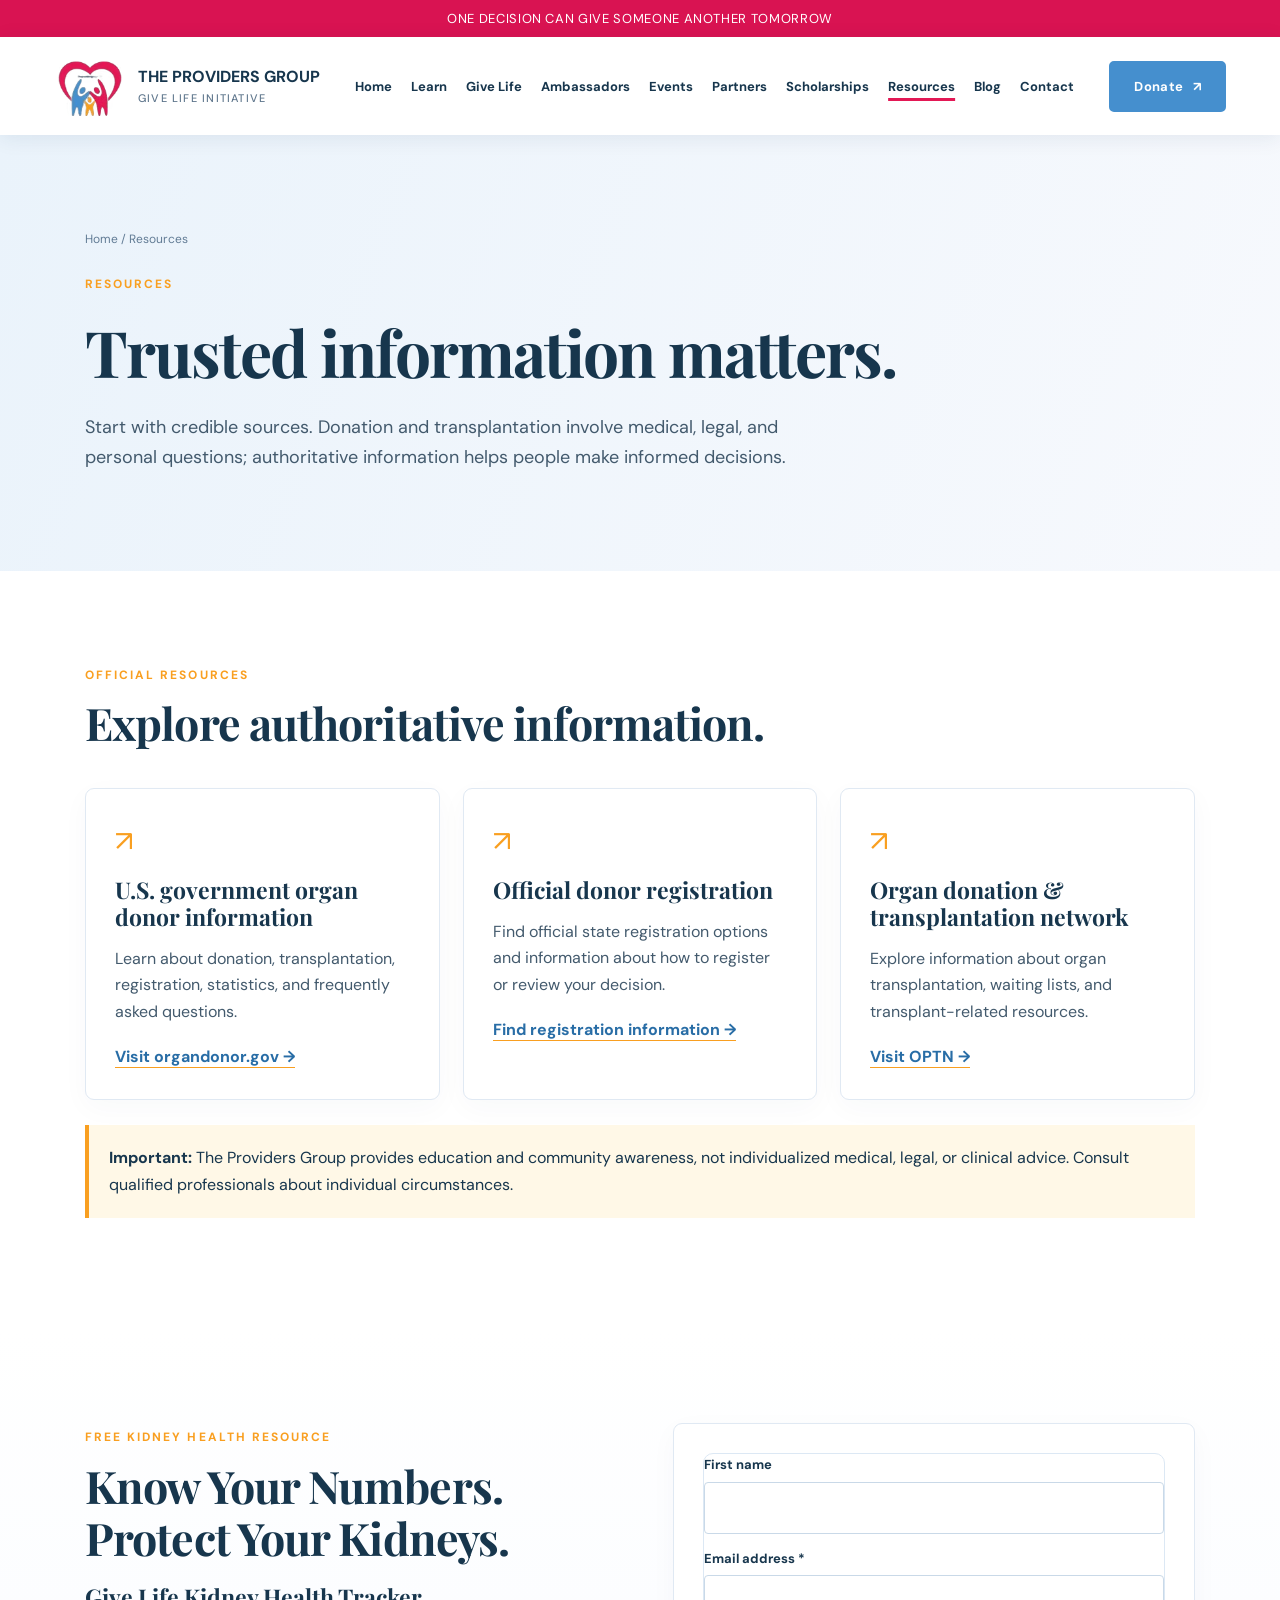
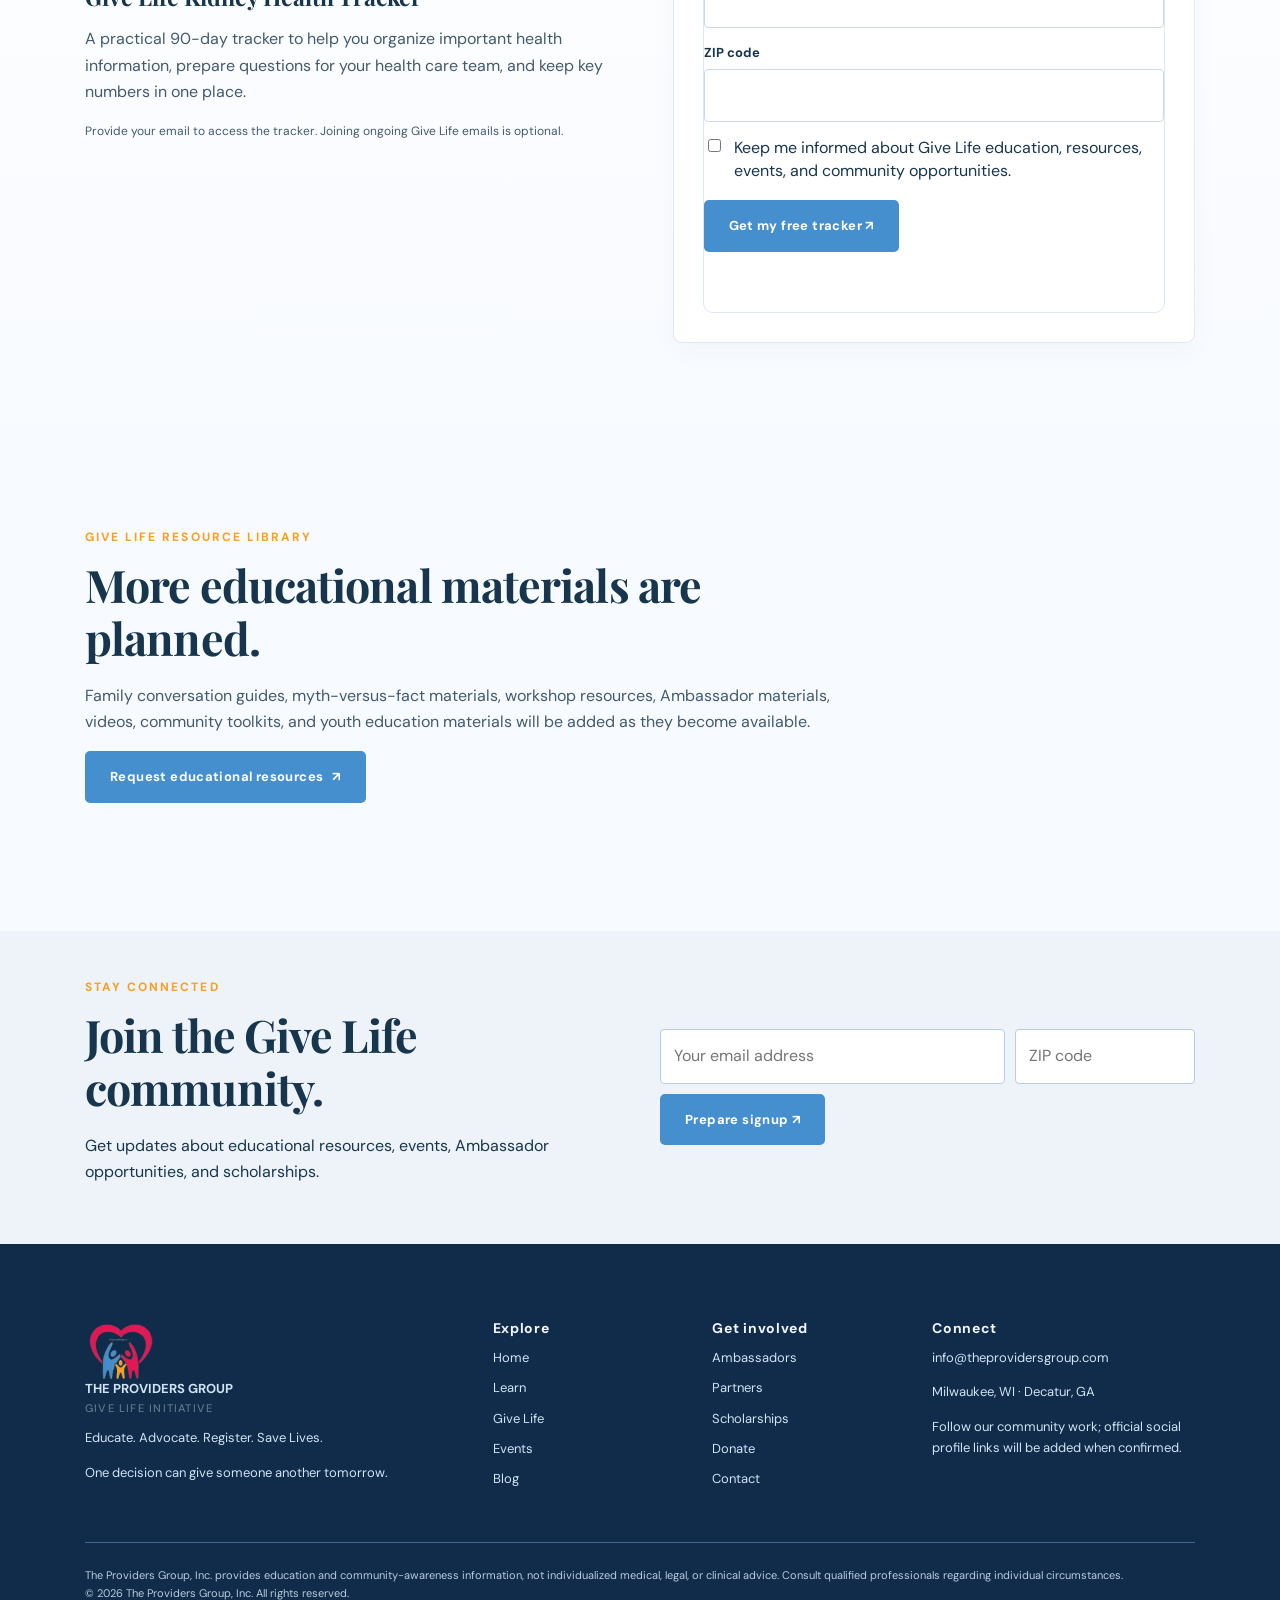
<file: resources.html>
<!DOCTYPE html>

<html lang="en">
<head>
<meta charset="utf-8"/>
<meta content="width=device-width, initial-scale=1" name="viewport"/>
<meta content="#174d43" name="theme-color"/>
<meta content="The Providers Group Give Life Initiative: organ, eye, and tissue donation education, advocacy, community partnerships, and informed conversations." name="description"/>
<title>
   Resources | The Providers Group
  </title>
<link href="style.css" rel="stylesheet"/>
</head>
<body>
<a class="skip" href="#main">
   Skip to content
  </a>
<div class="announcement">
   ONE DECISION CAN GIVE SOMEONE ANOTHER TOMORROW
  </div>
<div class="navwrap">
<nav aria-label="Main navigation" class="nav">
<a class="brand" href="index.html">
<span aria-hidden="true" class="brandmark"><img alt="" height="60" src="assets/providers-group-logo.png" width="68"/></span>
<span>
      THE PROVIDERS GROUP
      <small>
       GIVE LIFE INITIATIVE
      </small>
</span>
</a>
<button aria-controls="navlinks" aria-expanded="false" aria-label="Toggle navigation" class="menu">
     ☰
    </button>
<div class="navlinks" id="navlinks">
<a href="index.html">
      Home
     </a>
<a href="learn.html">
      Learn
     </a>
<a href="give-life.html">
      Give Life
     </a>
<a href="ambassadors.html">
      Ambassadors
     </a>
<a href="events.html">
      Events
     </a>
<a href="partners.html">
      Partners
     </a>
<a href="scholarships.html">
      Scholarships
     </a>
<a aria-current="page" href="resources.html">
      Resources
     </a>
<a href="blog.html">
      Blog
     </a>
<a href="contact.html">
      Contact
     </a>
</div>
<a class="btn" href="donate.html">
     Donate
     <span aria-hidden="true">
      ↗
     </span>
</a>
</nav>
</div>
<main id="main">
<header class="pagehero">
<div class="container">
<div class="breadcrumb">
<a href="index.html">
       Home
      </a>
      / Resources
     </div>
<span class="eyebrow">
      Resources
     </span>
<h1>
      Trusted information matters.
     </h1>
<p class="lead">
      Start with credible sources. Donation and transplantation involve medical, legal, and personal questions; authoritative information helps people make informed decisions.
     </p>
</div>
</header>
<section class="section">
<div class="container">
<div class="section-heading">
<span class="eyebrow">
       Official resources
      </span>
<h2>
       Explore authoritative information.
      </h2>
</div>
<div class="grid">
<article class="card">
<div aria-hidden="true" class="symbol">
        ↗
       </div>
<h3>
        U.S. government organ donor information
       </h3>
<p>
        Learn about donation, transplantation, registration, statistics, and frequently asked questions.
       </p>
<a href="https://www.organdonor.gov/" rel="noopener noreferrer" target="_blank">
        Visit organdonor.gov →
       </a>
</article>
<article class="card">
<div aria-hidden="true" class="symbol">
        ↗
       </div>
<h3>
        Official donor registration
       </h3>
<p>
        Find official state registration options and information about how to register or review your decision.
       </p>
<a href="https://www.organdonor.gov/sign-up" rel="noopener noreferrer" target="_blank">
        Find registration information →
       </a>
</article>
<article class="card">
<div aria-hidden="true" class="symbol">
        ↗
       </div>
<h3>
        Organ donation &amp; transplantation network
       </h3>
<p>
        Explore information about organ transplantation, waiting lists, and transplant-related resources.
       </p>
<a href="https://optn.transplant.hrsa.gov/" rel="noopener noreferrer" target="_blank">
        Visit OPTN →
       </a>
</article>
</div>
<div class="notice">
<strong>
       Important:
      </strong>
      The Providers Group provides education and community awareness, not individualized medical, legal, or clinical advice. Consult qualified professionals about individual circumstances.
     </div>
</div>
</section>
<section class="section ebook-section">
<div class="container split" style="align-items:start">
<div>
<span class="eyebrow">Free kidney health resource</span>
<h2>Know Your Numbers. Protect Your Kidneys.</h2>
<h3>Give Life Kidney Health Tracker</h3>
<p>A practical 90-day tracker to help you organize important health information, prepare questions for your health care team, and keep key numbers in one place.</p>
<p class="hint">Provide your email to access the tracker. Joining ongoing Give Life emails is optional.</p>
</div>
<div class="card ebook-card">
<form class="form" id="resource-download-form">
<div class="field"><label for="resource-first">First name</label><input id="resource-first" name="first_name" autocomplete="given-name"></div>
<div class="field"><label for="resource-email">Email address *</label><input id="resource-email" name="email" type="email" autocomplete="email" required></div>
<div class="field"><label for="resource-zip">ZIP code</label><input id="resource-zip" name="zip_code" inputmode="numeric" maxlength="5" pattern="[0-9]{5}" autocomplete="postal-code"></div>
<label class="consent"><input name="marketing_opt_in" type="checkbox" style="width:auto"> Keep me informed about Give Life education, resources, events, and community opportunities.</label>
<button class="btn" type="submit">Get my free tracker ↗</button>
<p class="status" id="resource-status" role="status"></p>
</form>
</div>
</div>
</section>
<section class="section soft">
<div class="container">
<div class="section-heading">
<span class="eyebrow">
       Give Life resource library
      </span>
<h2>
       More educational materials are planned.
      </h2>
<p>
       Family conversation guides, myth-versus-fact materials, workshop resources, Ambassador materials, videos, community toolkits, and youth education materials will be added as they become available.
      </p>
<a class="btn" href="contact.html?reason=general">
       Request educational resources
       <span aria-hidden="true">
        ↗
       </span>
</a>
</div>
</div>
</section>
</main>
<section class="newsletter" id="newsletter">
<div class="container split">
<div>
<span class="eyebrow">
      Stay connected
     </span>
<h2>
      Join the Give Life community.
     </h2>
<p>
      Get updates about educational resources, events, Ambassador opportunities, and scholarships.
     </p>
</div>
<form id="newsletter-form">
<label class="skip" for="news-email">
      Email address
     </label>
<input id="news-email" placeholder="Your email address" required="" type="email"/>
<label class="skip" for="news-zip">
      ZIP code
     </label>
<input id="news-zip" inputmode="numeric" maxlength="5" pattern="[0-9]{5}" placeholder="ZIP code" required="" style="max-width:125px" type="text"/>
<button class="btn" type="submit">
      Prepare signup ↗
     </button>
<span class="status" id="newsletter-status" role="status">
</span>
</form>
</div>
</section>
<footer class="footer">
<div class="container">
<div class="footergrid">
<div>
<a class="brand" href="index.html">
<span aria-hidden="true" class="brandmark"><img alt="" height="60" src="assets/providers-group-logo.png" width="68"/></span>
<span>
        THE PROVIDERS GROUP
        <small>
         GIVE LIFE INITIATIVE
        </small>
</span>
</a>
<p>
       Educate. Advocate. Register. Save Lives.
      </p>
<p>
       One decision can give someone another tomorrow.
      </p>
</div>
<div>
<h3>
       Explore
      </h3>
<a href="index.html">
       Home
      </a>
<a href="learn.html">
       Learn
      </a>
<a href="give-life.html">
       Give Life
      </a>
<a href="events.html">
       Events
      </a>
<a href="blog.html">
       Blog
      </a>
</div>
<div>
<h3>
       Get involved
      </h3>
<a href="ambassadors.html">
       Ambassadors
      </a>
<a href="partners.html">
       Partners
      </a>
<a href="scholarships.html">
       Scholarships
      </a>
<a href="donate.html">
       Donate
      </a>
<a href="contact.html">
       Contact
      </a>
</div>
<div>
<h3>
       Connect
      </h3>
<a href="mailto:info@theprovidersgroup.com">
       info@theprovidersgroup.com
      </a>
<p>
       Milwaukee, WI · Decatur, GA
      </p>
<p>
       Follow our community work; official social profile links will be added when confirmed.
      </p>
</div>
</div>
<div class="fineprint">
     The Providers Group, Inc. provides education and community-awareness information, not individualized medical, legal, or clinical advice. Consult qualified professionals regarding individual circumstances.
     <br/>
     © 2026 The Providers Group, Inc. All rights reserved.
    </div>
</div>
</footer>
<script src="config.js"></script>
<script defer src="script.js"></script>
</body>
</html>
</file>
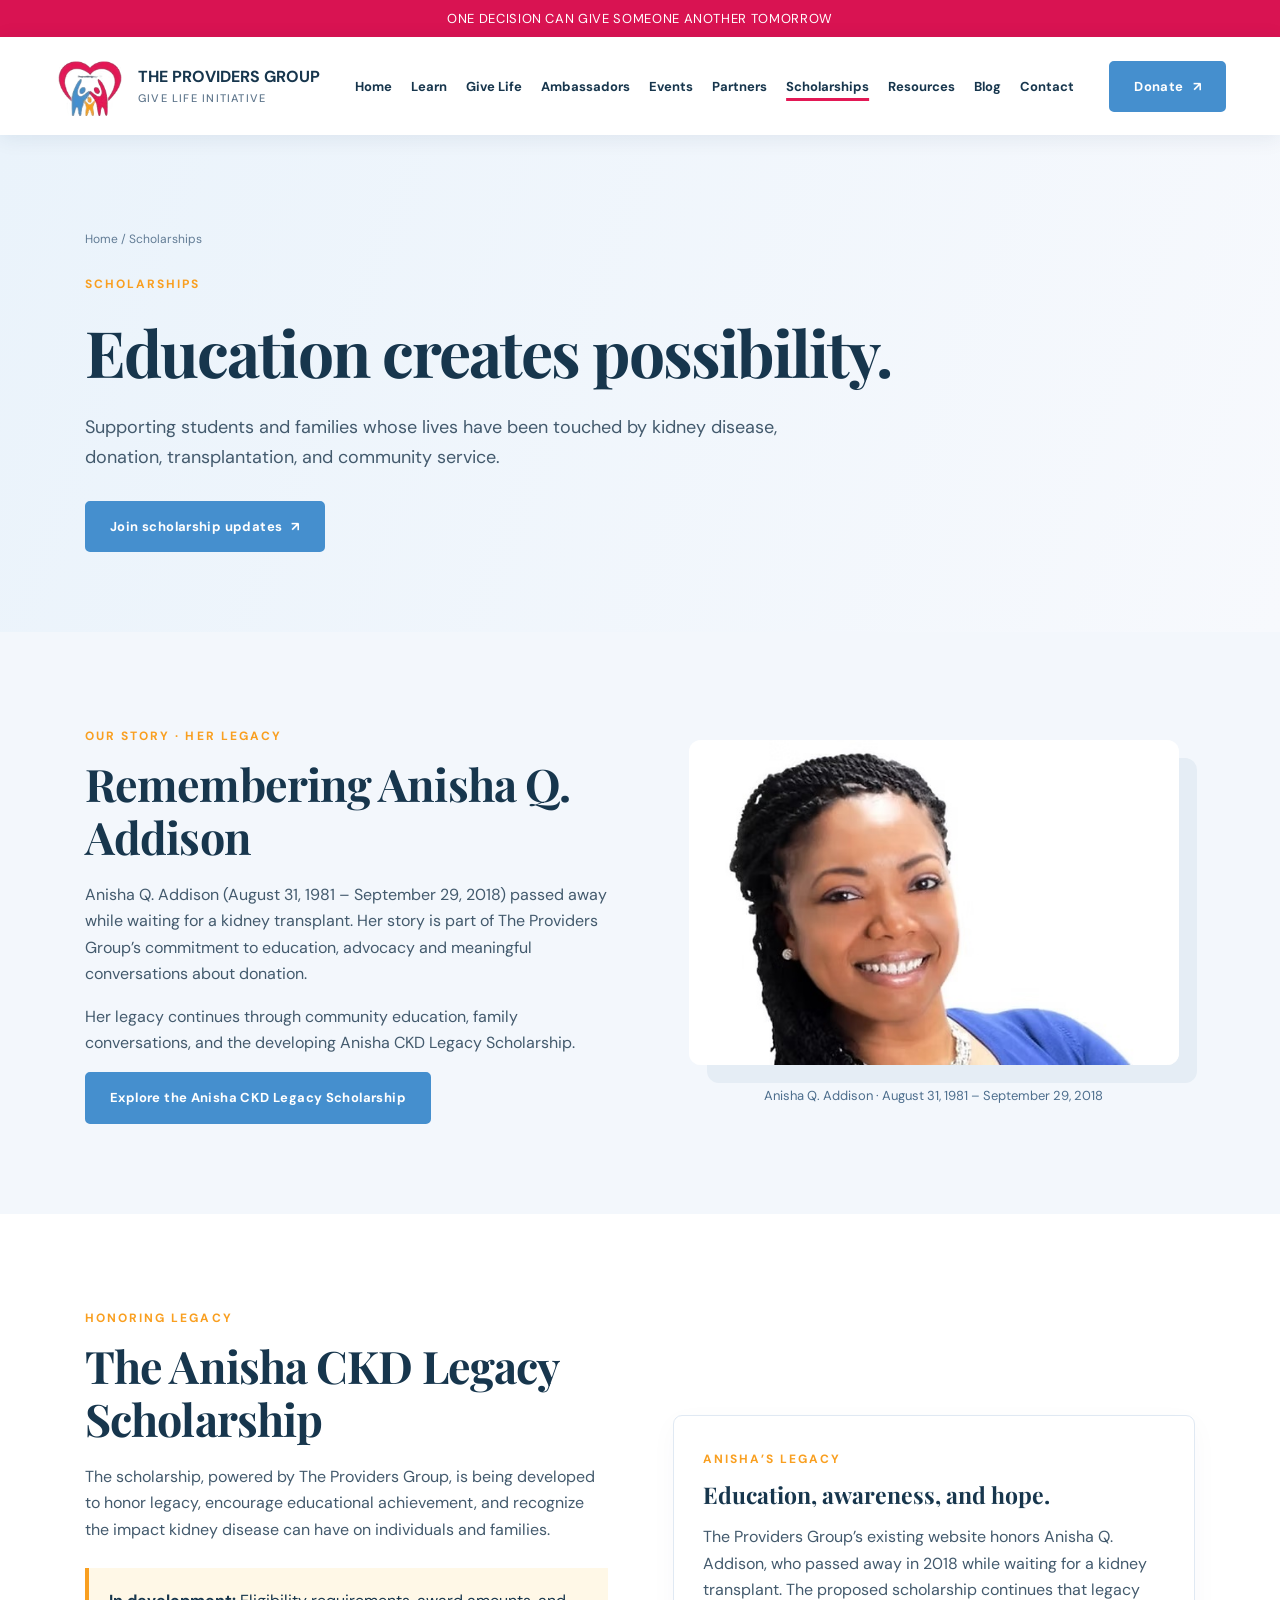
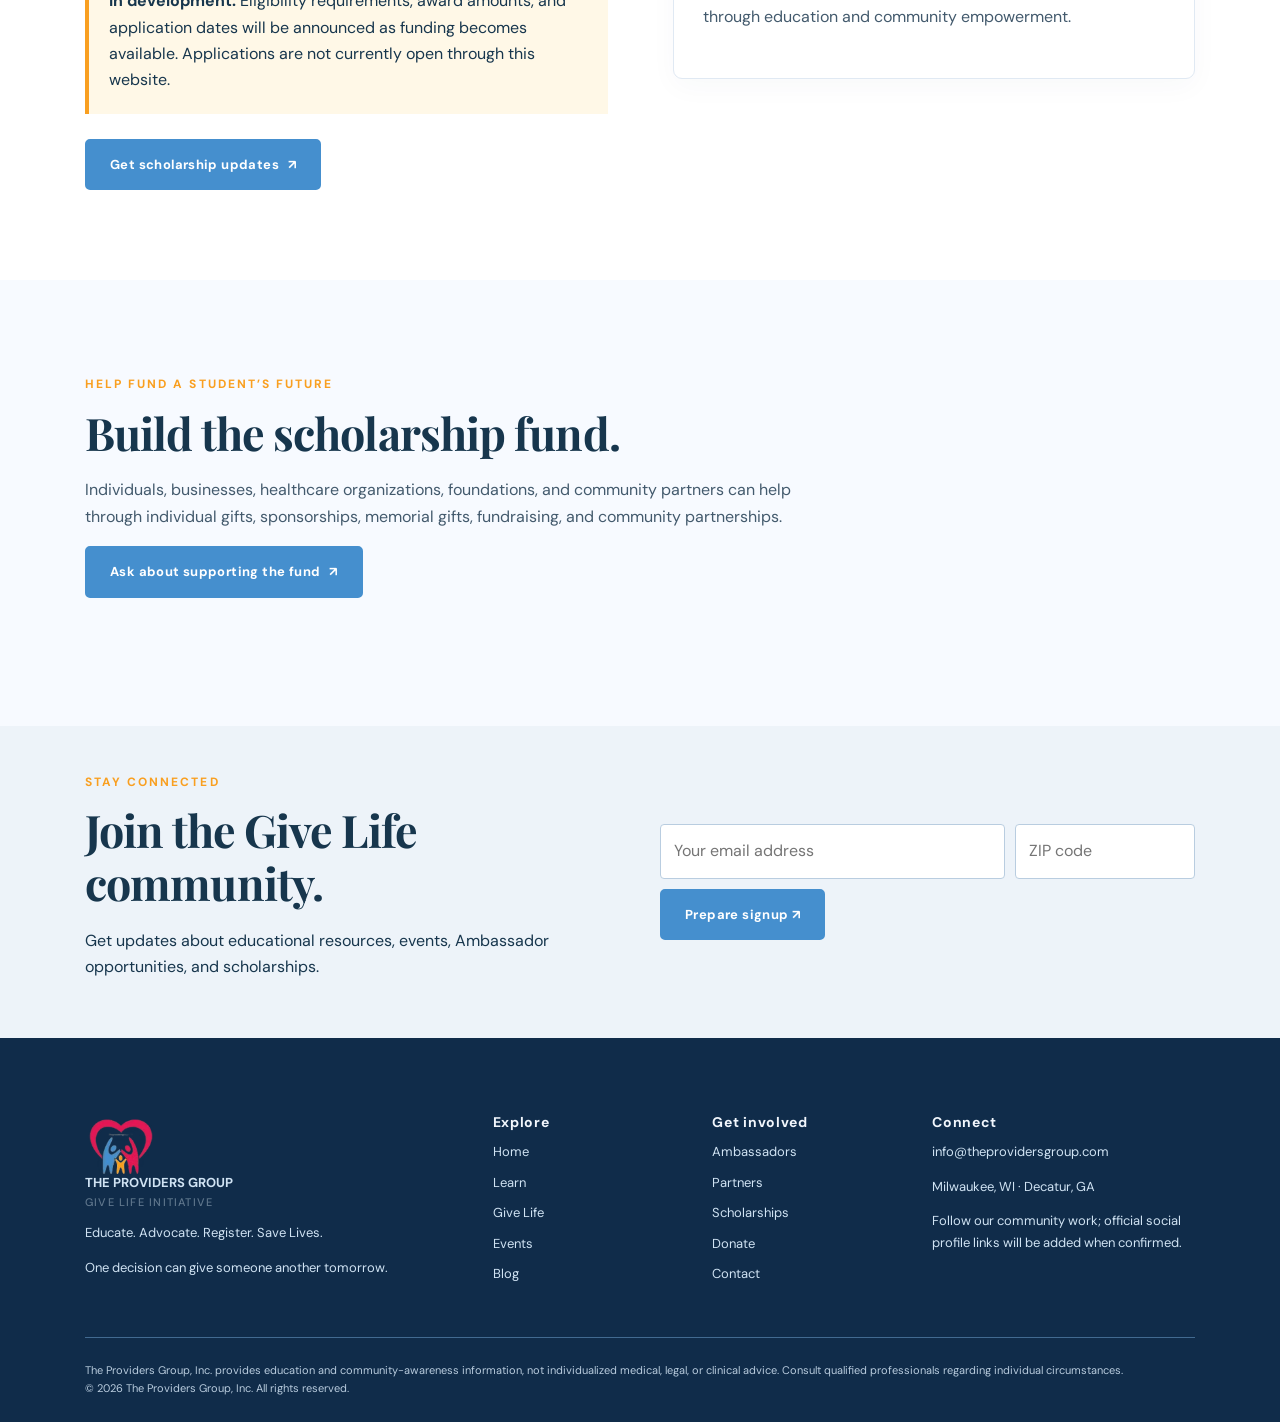
<file: scholarships.html>
<!DOCTYPE html>

<html lang="en">
<head>
<meta charset="utf-8"/>
<meta content="width=device-width, initial-scale=1" name="viewport"/>
<meta content="#174d43" name="theme-color"/>
<meta content="The Providers Group Give Life Initiative: organ, eye, and tissue donation education, advocacy, community partnerships, and informed conversations." name="description"/>
<title>
   Scholarships | The Providers Group
  </title>
<link href="style.css" rel="stylesheet"/>
</head>
<body>
<a class="skip" href="#main">
   Skip to content
  </a>
<div class="announcement">
   ONE DECISION CAN GIVE SOMEONE ANOTHER TOMORROW
  </div>
<div class="navwrap">
<nav aria-label="Main navigation" class="nav">
<a class="brand" href="index.html">
<span aria-hidden="true" class="brandmark"><img alt="" height="60" src="assets/providers-group-logo.png" width="68"/></span>
<span>
      THE PROVIDERS GROUP
      <small>
       GIVE LIFE INITIATIVE
      </small>
</span>
</a>
<button aria-controls="navlinks" aria-expanded="false" aria-label="Toggle navigation" class="menu">
     ☰
    </button>
<div class="navlinks" id="navlinks">
<a href="index.html">
      Home
     </a>
<a href="learn.html">
      Learn
     </a>
<a href="give-life.html">
      Give Life
     </a>
<a href="ambassadors.html">
      Ambassadors
     </a>
<a href="events.html">
      Events
     </a>
<a href="partners.html">
      Partners
     </a>
<a aria-current="page" href="scholarships.html">
      Scholarships
     </a>
<a href="resources.html">
      Resources
     </a>
<a href="blog.html">
      Blog
     </a>
<a href="contact.html">
      Contact
     </a>
</div>
<a class="btn" href="donate.html">
     Donate
     <span aria-hidden="true">
      ↗
     </span>
</a>
</nav>
</div>
<main id="main">
<header class="pagehero">
<div class="container">
<div class="breadcrumb">
<a href="index.html">
       Home
      </a>
      / Scholarships
     </div>
<span class="eyebrow">
      Scholarships
     </span>
<h1>
      Education creates possibility.
     </h1>
<p class="lead">
      Supporting students and families whose lives have been touched by kidney disease, donation, transplantation, and community service.
     </p>
<div class="actions">
<a class="btn" href="#newsletter">
       Join scholarship updates
       <span aria-hidden="true">
        ↗
       </span>
</a>
</div>
</div>
</header>
<section aria-labelledby="legacy-title" class="section legacy-section"><div class="container"><div class="split"><div><span class="eyebrow">Our story · Her legacy</span><h2 id="legacy-title">Remembering Anisha Q. Addison</h2><p>Anisha Q. Addison (August 31, 1981 – September 29, 2018) passed away while waiting for a kidney transplant. Her story is part of The Providers Group’s commitment to education, advocacy and meaningful conversations about donation.</p><p>Her legacy continues through community education, family conversations, and the developing Anisha CKD Legacy Scholarship.</p><a class="btn" href="scholarships.html">Explore the Anisha CKD Legacy Scholarship</a></div><figure class="legacy-portrait"><img alt="Portrait of Anisha Q. Addison" loading="lazy" src="assets/anisha.jpg"/><figcaption>Anisha Q. Addison · August 31, 1981 – September 29, 2018</figcaption></figure></div></div></section><section class="section">
<div class="container">
<div class="split">
<div>
<span class="eyebrow">
        Honoring legacy
       </span>
<h2>
        The Anisha CKD Legacy Scholarship
       </h2>
<p>
        The scholarship, powered by The Providers Group, is being developed to honor legacy, encourage educational achievement, and recognize the impact kidney disease can have on individuals and families.
       </p>
<div class="notice">
<strong>
         In development:
        </strong>
        Eligibility requirements, award amounts, and application dates will be announced as funding becomes available. Applications are not currently open through this website.
       </div>
<a class="btn" href="#newsletter">
        Get scholarship updates
        <span aria-hidden="true">
         ↗
        </span>
</a>
</div>
<div class="card">
<span class="eyebrow">
        Anisha’s legacy
       </span>
<h3>
        Education, awareness, and hope.
       </h3>
<p>
        The Providers Group’s existing website honors Anisha Q. Addison, who passed away in 2018 while waiting for a kidney transplant. The proposed scholarship continues that legacy through education and community empowerment.
       </p>
</div>
</div>
</div>
</section>
<section class="section soft">
<div class="container">
<div class="section-heading">
<span class="eyebrow">
       Help fund a student’s future
      </span>
<h2>
       Build the scholarship fund.
      </h2>
<p>
       Individuals, businesses, healthcare organizations, foundations, and community partners can help through individual gifts, sponsorships, memorial gifts, fundraising, and community partnerships.
      </p>
<a class="btn" href="contact.html?reason=scholarship">
       Ask about supporting the fund
       <span aria-hidden="true">
        ↗
       </span>
</a>
</div>
</div>
</section>
</main>
<section class="newsletter" id="newsletter">
<div class="container split">
<div>
<span class="eyebrow">
      Stay connected
     </span>
<h2>
      Join the Give Life community.
     </h2>
<p>
      Get updates about educational resources, events, Ambassador opportunities, and scholarships.
     </p>
</div>
<form id="newsletter-form">
<label class="skip" for="news-email">
      Email address
     </label>
<input id="news-email" placeholder="Your email address" required="" type="email"/>
<label class="skip" for="news-zip">
      ZIP code
     </label>
<input id="news-zip" inputmode="numeric" maxlength="5" pattern="[0-9]{5}" placeholder="ZIP code" required="" style="max-width:125px" type="text"/>
<button class="btn" type="submit">
      Prepare signup ↗
     </button>
<span class="status" id="newsletter-status" role="status">
</span>
</form>
</div>
</section>
<footer class="footer">
<div class="container">
<div class="footergrid">
<div>
<a class="brand" href="index.html">
<span aria-hidden="true" class="brandmark"><img alt="" height="60" src="assets/providers-group-logo.png" width="68"/></span>
<span>
        THE PROVIDERS GROUP
        <small>
         GIVE LIFE INITIATIVE
        </small>
</span>
</a>
<p>
       Educate. Advocate. Register. Save Lives.
      </p>
<p>
       One decision can give someone another tomorrow.
      </p>
</div>
<div>
<h3>
       Explore
      </h3>
<a href="index.html">
       Home
      </a>
<a href="learn.html">
       Learn
      </a>
<a href="give-life.html">
       Give Life
      </a>
<a href="events.html">
       Events
      </a>
<a href="blog.html">
       Blog
      </a>
</div>
<div>
<h3>
       Get involved
      </h3>
<a href="ambassadors.html">
       Ambassadors
      </a>
<a href="partners.html">
       Partners
      </a>
<a href="scholarships.html">
       Scholarships
      </a>
<a href="donate.html">
       Donate
      </a>
<a href="contact.html">
       Contact
      </a>
</div>
<div>
<h3>
       Connect
      </h3>
<a href="mailto:info@theprovidersgroup.com">
       info@theprovidersgroup.com
      </a>
<p>
       Milwaukee, WI · Decatur, GA
      </p>
<p>
       Follow our community work; official social profile links will be added when confirmed.
      </p>
</div>
</div>
<div class="fineprint">
     The Providers Group, Inc. provides education and community-awareness information, not individualized medical, legal, or clinical advice. Consult qualified professionals regarding individual circumstances.
     <br/>
     © 2026 The Providers Group, Inc. All rights reserved.
    </div>
</div>
</footer>
<script src="config.js"></script>
<script defer src="script.js"></script>
</body>
</html>
</file>
<file: style.css>
@import url('https://fonts.googleapis.com/css2?family=DM+Sans:wght@400;500;600;700&family=Playfair+Display:wght@500;600;700&display=swap');
:root{--ink:#102d50;--forest:#458fce;--mint:#eaf3fb;--cream:#f5f8fc;--gold:#f99f20;--text:#455c72;--white:#fff}*{box-sizing:border-box}html{scroll-behavior:smooth}body{margin:0;font-family:'DM Sans',Arial,sans-serif;color:var(--ink);line-height:1.65;background:#fff}a{color:inherit;text-decoration:none}button,input,textarea,select{font:inherit}button{cursor:pointer}.skip{position:absolute;left:-9999px}.skip:focus{left:12px;top:12px;background:white;z-index:1000}.announcement{background:var(--forest);color:#fff;text-align:center;padding:8px 16px;font-size:13px;letter-spacing:.05em}.navwrap{background:#fff;position:sticky;top:0;z-index:20;box-shadow:0 3px 20px #123c6512}.nav{max-width:1220px;margin:auto;display:flex;align-items:center;justify-content:space-between;gap:20px;padding:17px 24px}.brand{display:flex;align-items:center;gap:12px;line-height:1.15;font-weight:700}.brandmark{width:43px;height:43px;border-radius:50% 50% 45% 45%;background:var(--forest);color:var(--gold);display:grid;place-items:center;font-size:27px}.brand small{display:block;color:#60778d;font-weight:500;font-size:11px;letter-spacing:.11em;margin-top:5px}.navlinks{display:flex;gap:19px;align-items:center}.navlinks a{font-size:13px;font-weight:700}.navlinks a:hover,.navlinks a[aria-current=page]{color:#b8780e}.btn{display:inline-flex;align-items:center;justify-content:center;gap:9px;background:var(--forest);color:#fff;border:2px solid var(--forest);border-radius:5px;padding:13px 23px;font-size:13px;font-weight:700;letter-spacing:.03em;transition:.2s}.btn:hover{background:#286da6;transform:translateY(-1px)}.btn.light{background:var(--white);color:var(--forest);border-color:var(--white)}.btn.outline{background:transparent;color:var(--forest)}.btn.gold{background:var(--gold);border-color:var(--gold);color:#173654}.menu{display:none;background:transparent;border:0;font-size:28px}.container{max-width:1160px;margin:auto;padding:0 25px}.hero{background:var(--cream);position:relative;overflow:hidden}.hero .inner{max-width:1220px;margin:auto;display:grid;grid-template-columns:1.08fr .92fr;min-height:570px;align-items:center;gap:50px;padding:65px 25px}.eyebrow{text-transform:uppercase;letter-spacing:.17em;font-size:12px;font-weight:700;color:#8b6a29}.hero h1,h1,h2,h3{font-family:'Playfair Display',Georgia,serif;line-height:1.18}h1{font-size:clamp(42px,5.2vw,69px);letter-spacing:-.03em;margin:17px 0 24px}h2{font-size:clamp(30px,3.5vw,45px);letter-spacing:-.02em;margin:10px 0 18px}h3{font-size:23px;margin:10px 0}.lead{font-size:18px;color:var(--text);max-width:610px}.hero p{max-width:570px}.actions{display:flex;flex-wrap:wrap;gap:12px;margin-top:28px}.photo{min-height:430px;border-radius:170px 170px 12px 12px;position:relative;background:#bfd5e8 center/cover;box-shadow:18px 18px 0 #e5edf5}.hero-photo{background-image:linear-gradient(0deg,#163d6370,transparent 65%),url('https://images.unsplash.com/photo-1529156069898-49953e39b3ac?auto=format&fit=crop&w=1100&q=85')}.photo:after{content:'EDUCATE  •  ADVOCATE  •  CONNECT';position:absolute;bottom:22px;left:24px;color:#fff;font-weight:700;letter-spacing:.13em;font-size:11px}.section{padding:90px 0}.section.soft{background:var(--cream)}.section.mint{background:var(--mint)}.section.dark{background:var(--forest);color:#fff}.section.dark p{color:#e2effa}.section-heading{max-width:750px;margin-bottom:38px}.section-heading.center{text-align:center;margin:0 auto 40px}.section-heading.center p{margin:auto}.section p{color:var(--text)}.grid{display:grid;grid-template-columns:repeat(3,1fr);gap:23px}.grid.two{grid-template-columns:repeat(2,1fr)}.grid.four{grid-template-columns:repeat(4,1fr)}.card{background:#fff;border:1px solid #e0e9f3;border-radius:9px;padding:29px;box-shadow:0 8px 28px #173f6708}.card p{margin-bottom:19px}.card .symbol{font-size:29px;color:#b8780e}.card a:not(.btn){color:var(--forest);font-weight:700;border-bottom:1px solid #c7b17b}.split{display:grid;grid-template-columns:1fr 1fr;gap:65px;align-items:center}.feature-photo{min-height:410px;border-radius:9px;background:#bad1e6 center/cover}.community-photo{background-image:url('https://images.unsplash.com/photo-1517457373958-b7bdd4587205?auto=format&fit=crop&w=1100&q=85')}.hands-photo{background-image:url('https://images.unsplash.com/photo-1559027615-cd4628902d4a?auto=format&fit=crop&w=1100&q=85')}.quote{border-left:4px solid var(--gold);padding-left:25px;font-family:Georgia,serif;font-size:25px;line-height:1.5}.pillars{display:grid;grid-template-columns:repeat(5,1fr);gap:15px}.pillar{border-top:3px solid var(--gold);padding:19px;background:#fff;border-radius:3px}.pillar h3{font:700 14px 'DM Sans',sans-serif;letter-spacing:.09em}.pillar p{font-size:13px}.banner{background:var(--forest);color:#fff;padding:66px 0}.banner .split{gap:30px}.banner h2{color:white}.banner p{color:#e2eee8}.pagehero{background:linear-gradient(110deg,#eaf3fb,#f7f9fd);padding:95px 0 80px}.pagehero h1{max-width:850px;font-size:clamp(40px,5vw,64px)}.pagehero p{max-width:740px}.breadcrumb{font-size:12px;color:#627c95;margin-bottom:20px}.prose{max-width:760px}.prose p{font-size:17px}.bullets{padding-left:22px;color:var(--text)}.bullets li{margin:10px 0}.faq{max-width:850px;margin:auto}.faq details{padding:20px 0;border-bottom:1px solid #dce8f4}.faq summary{font-weight:700;cursor:pointer}.faq p{margin-bottom:0}.form{max-width:880px;background:#fff;border:1px solid #dce8f4;padding:35px;border-radius:10px}.fields{display:grid;grid-template-columns:repeat(2,1fr);gap:18px}.field{display:flex;flex-direction:column;gap:6px}.field.full{grid-column:1/-1}.field label{font-size:13px;font-weight:700}.field input,.field select,.field textarea{border:1px solid #c9d9e8;border-radius:4px;padding:12px;width:100%;background:#fff}.field textarea{min-height:125px}.hint{font-size:12px;color:#657c92}.newsletter{background:#edf3f9;padding:42px 0}.newsletter .split{gap:40px}.newsletter form{display:flex;gap:10px;flex-wrap:wrap}.newsletter input{padding:13px;border:1px solid #b9cde0;border-radius:4px;flex:1;min-width:180px}.footer{background:#102c4a;color:#f2f7fd;padding:65px 0 25px}.footergrid{display:grid;grid-template-columns:2fr 1fr 1fr 1.4fr;gap:32px}.footer h3{font:700 14px 'DM Sans',sans-serif;letter-spacing:.05em}.footer a{display:block;color:#d0e3f3;font-size:13px;margin:9px 0}.footer p{color:#d0e3f3;font-size:13px}.fineprint{border-top:1px solid #426a90;margin-top:43px;padding-top:23px;color:#b9ccde;font-size:11px}.notice{background:#fff8e7;border-left:4px solid var(--gold);padding:20px;margin:25px 0}.tag{display:inline-block;background:#eaf3fb;color:#458fce;padding:5px 11px;border-radius:30px;font-size:12px;font-weight:700}.status{min-height:25px;color:#458fce;font-weight:700}.muted{color:#65796d}.spacer{height:25px}@media(max-width:1050px){.navlinks{gap:11px}.navlinks a{font-size:11px}.pillars{grid-template-columns:repeat(3,1fr)}}@media(max-width:800px){.menu{display:block}.navlinks{display:none;position:absolute;top:100%;left:0;right:0;background:white;padding:18px 25px;flex-direction:column;align-items:stretch;box-shadow:0 12px 20px #123c651c}.navlinks.open{display:flex}.navlinks a{font-size:15px;padding:5px}.nav>.btn{display:none}.hero .inner,.split{grid-template-columns:1fr}.hero .inner{padding:55px 25px}.photo{min-height:340px;max-width:530px}.grid,.grid.four{grid-template-columns:repeat(2,1fr)}.footergrid{grid-template-columns:repeat(2,1fr)}.section{padding:65px 0}}@media(max-width:560px){.grid,.grid.two,.grid.four,.pillars,.fields,.footergrid{grid-template-columns:1fr}.field.full{grid-column:auto}.hero h1{font-size:43px}.photo{min-height:290px}.pagehero{padding:60px 0}.form{padding:22px}.section{padding:55px 0}}

/* Original-photo preservation slots: replace only when the actual originals are supplied. */
.legacy-section{background:#f3f7fc}.original-photo-slot{min-height:350px;background:linear-gradient(145deg,#e2edf8,#f5f8fc);border:2px dashed #92b0cb;border-radius:12px;display:flex;align-items:center;justify-content:center;flex-direction:column;gap:12px;text-align:center;padding:35px;color:#285d8c}.original-photo-slot .slot-icon{font-size:80px;line-height:1;color:#99783d}.original-photo-slot strong{font:700 28px Georgia,serif}.original-photo-slot small{font-size:14px}.original-gallery{display:grid;grid-template-columns:repeat(3,1fr);gap:22px;margin-top:30px}.original-gallery .original-photo-slot{min-height:270px}.gallery-note{margin-top:25px}.gallery-note a{text-decoration:underline;color:#458fce}@media(max-width:750px){.original-gallery{grid-template-columns:1fr}}

/* Locally stored original photographs and embedded video */
.hero-photo{background-image:linear-gradient(0deg,#163d6350,transparent 65%),url('assets/man_with_child.jpg');background-position:center;background-size:cover}
.legacy-portrait{margin:0;max-width:490px;justify-self:center}.legacy-portrait img{display:block;width:100%;max-height:540px;object-fit:contain;object-position:center bottom;background:#fff;border-radius:12px;box-shadow:18px 18px 0 #e5edf5}.legacy-portrait figcaption{text-align:center;font-size:13px;color:#4d6e8d;margin-top:20px}.original-gallery figure{margin:0;background:white;border-radius:12px;overflow:hidden;box-shadow:0 8px 24px #102d5012}.original-gallery img{display:block;width:100%;height:260px;object-fit:cover}.original-gallery figcaption{padding:16px 18px;font-size:14px;font-weight:700}.video-section{background:#eef5fb}.video-wrap{aspect-ratio:16/9;max-width:950px;margin:auto;border-radius:14px;overflow:hidden;box-shadow:0 16px 40px #102d5025;background:#102d50}.video-wrap iframe{display:block;width:100%;height:100%;border:0}.video-fallback{text-align:center}.video-fallback a{text-decoration:underline;color:#458fce}

/* Card-led, shorter page design */
.card,.pillar,.video-promo,.video-thumb{transition:transform .24s ease,box-shadow .24s ease,border-color .24s ease}
.card:hover,.card:focus-within,.pillar:hover{transform:translateY(-7px);box-shadow:0 20px 42px #102d5020;border-color:#afcbe4}
.card:focus-within{outline:2px solid #b8780e;outline-offset:3px}
.card a:focus-visible,.btn:focus-visible,.navlinks a:focus-visible{outline:3px solid #f99f20;outline-offset:4px}
.home-destinations .grid{grid-template-columns:repeat(2,minmax(0,1fr))}
.home-destinations .card{min-height:245px;display:flex;flex-direction:column}
.home-destinations .card a{margin-top:auto;align-self:flex-start}
.home-video-link{padding-top:55px;padding-bottom:55px;background:#edf4fa}
.video-promo{display:grid;grid-template-columns:1.2fr .8fr;align-items:center;gap:45px;background:white;border:1px solid #dce8f4;border-radius:14px;padding:40px;box-shadow:0 8px 25px #102d500d}
.video-promo h2{max-width:540px}.video-thumb{min-height:235px;background:linear-gradient(125deg,#458fce,#458fce);color:white;display:flex;flex-direction:column;justify-content:center;align-items:center;gap:10px;border-radius:10px;font-weight:700}.video-thumb span:first-child{font-size:50px;display:grid;place-items:center;border:2px solid #ffffffa6;border-radius:50%;height:90px;width:90px}.video-thumb:hover{transform:translateY(-5px);box-shadow:0 14px 30px #102d5030}
.give-life-photo figure{margin:0}.give-life-photo img{width:100%;border-radius:12px;display:block}.give-life-photo figcaption{font-size:13px;color:#526d85;margin-top:10px}
@media(max-width:800px){.video-promo{grid-template-columns:1fr}.home-destinations .grid{grid-template-columns:1fr}}
@media(prefers-reduced-motion:reduce){.card,.pillar,.video-promo,.video-thumb{transition:none}.card:hover,.pillar:hover,.video-thumb:hover{transform:none}}

/* Homepage: full-width photographic hero with a legible editorial overlay.
   Uses the supplied father-and-child photograph exactly once. */
.hero.hero-overlay{
  background-image:linear-gradient(90deg,rgba(9,33,30,.91) 0%,rgba(11,42,37,.83) 34%,rgba(13,43,39,.43) 68%,rgba(13,43,39,.15) 100%),url('assets/man_with_child.jpg');
  background-position:center,center 43%;background-size:cover;background-repeat:no-repeat;
  color:#fff;isolation:isolate;
}
.hero.hero-overlay .inner{display:flex;align-items:center;max-width:1220px;min-height:610px;padding:94px 30px;gap:0}
.hero.hero-overlay .inner>div:first-child{max-width:700px}
.hero.hero-overlay .eyebrow{color:#ffce82}
.hero.hero-overlay h1{color:#fff;max-width:700px;text-wrap:balance;text-shadow:0 2px 20px #091e3555}
.hero.hero-overlay .lead{color:#f4f9ff;max-width:610px;font-size:19px;line-height:1.65}
.hero.hero-overlay .btn{background:#fff;color:#458fce;border-color:#fff}
.hero.hero-overlay .btn:hover{background:#e7f0fa;border-color:#e7f0fa}
.hero.hero-overlay .btn.outline{background:transparent;color:#fff;border-color:#fff}
.hero.hero-overlay .btn.outline:hover{background:#ffffff23}
@media(max-width:800px){.hero.hero-overlay{background-image:linear-gradient(90deg,rgba(9,33,30,.88),rgba(9,33,30,.62)),url('assets/man_with_child.jpg');background-position:center,60% center}.hero.hero-overlay .inner{min-height:560px;padding:75px 25px}}
@media(max-width:560px){.hero.hero-overlay .inner{min-height:540px;padding:65px 22px}.hero.hero-overlay h1{font-size:clamp(37px,10vw,49px)}.hero.hero-overlay .lead{font-size:16px}}

/* Blue editorial hero: the child remains visible on the left. Subtle scroll-parallax on desktop. */
.hero.hero-overlay{background-image:linear-gradient(90deg,rgba(0,0,0,.08) 0%,rgba(0,0,0,.10) 38%,rgba(0,0,0,.34) 66%,rgba(0,0,0,.52) 100%),url('assets/man_with_child.jpg');background-position:center,center 43%;background-size:cover;background-attachment:fixed;color:#fff}
.hero.hero-overlay .inner{justify-content:flex-end;min-height:630px;padding:90px 32px}
.hero.hero-overlay .inner>div:first-child{width:min(100%,560px);margin-left:auto;text-align:left}
.hero.hero-overlay h1{font-size:clamp(38px,4.3vw,59px);text-shadow:0 2px 15px #0008}
.hero.hero-overlay .lead{color:#fff;text-shadow:0 1px 10px #000b}
.hero.hero-overlay .eyebrow{color:#e9f3ff;text-shadow:0 1px 8px #000b}
.hero.hero-overlay .btn{color:#458fce;background:#fff;border-color:#fff}
.hero.hero-overlay .btn.outline{color:#fff;background:#0002;border-color:#fff}
.video-thumb{position:relative;overflow:hidden;min-height:245px;background:#102d50 url('https://img.youtube.com/vi/jjBoi-gRFeA/hqdefault.jpg') center/cover no-repeat;isolation:isolate}
.video-thumb::before{content:'';position:absolute;inset:0;background:rgba(0,0,0,.28);z-index:-1}
.video-thumb .play-icon{display:grid;place-items:center;width:76px;height:76px;border-radius:50%;background:#458fcee8;border:2px solid #fff;color:white;font-size:32px;box-shadow:0 6px 24px #0006}
.video-thumb .thumb-label{background:#0009;padding:6px 12px;border-radius:4px;color:#fff}
@media(max-width:800px){.hero.hero-overlay{background-attachment:scroll;background-image:linear-gradient(0deg,rgba(0,0,0,.55),rgba(0,0,0,.08) 72%),url('assets/man_with_child.jpg');background-position:center,center 43%}.hero.hero-overlay .inner{align-items:flex-end;justify-content:flex-start;min-height:690px;padding:280px 24px 48px}.hero.hero-overlay .inner>div:first-child{margin:0;max-width:560px}.hero.hero-overlay h1{font-size:clamp(36px,7vw,52px)}}
@media(max-width:560px){.hero.hero-overlay{background-position:center,42% top;background-size:cover}.hero.hero-overlay .inner{min-height:680px;padding:290px 22px 35px}.hero.hero-overlay h1{font-size:clamp(34px,9vw,44px)}.hero.hero-overlay .lead{font-size:15px}}
@media(prefers-reduced-motion:reduce){.hero.hero-overlay{background-attachment:scroll}}

/* Providers Group logo palette — shared across every page. */
:root{--forest:#458fce;--gold:#f99f20;--mint:#eaf4fc;--cream:#f7faff;--ink:#17364d;--text:#435a6d}
.announcement{background:#d91352;color:#fff}
.navwrap{background:#e31855;box-shadow:0 3px 20px #6d09251c}
.brand{color:#fff}.brand small{color:#fff;opacity:.93}
.brandmark{background:transparent;width:72px;height:64px;border-radius:0;display:flex;align-items:center;justify-content:center;flex:none}
.brandmark img{display:block;width:68px;height:60px;object-fit:contain;filter:drop-shadow(0 1px 2px #60092333)}
.navlinks a{color:#fff}.navlinks a:hover,.navlinks a[aria-current=page]{color:#fff;text-decoration:underline;text-decoration-color:var(--gold);text-decoration-thickness:3px;text-underline-offset:7px}
.nav>.btn{background:var(--gold);border-color:var(--gold);color:#243348}.nav>.btn:hover{background:#ffb443;border-color:#ffb443}
.menu{color:#fff}.menu:focus-visible{outline:3px solid var(--gold)}
.btn.gold{background:var(--gold);border-color:var(--gold);color:#263447}.btn.gold:hover{background:#ffb443;border-color:#ffb443}
.card a:not(.btn),.gallery-note a,.video-fallback a{color:#286da6}
.pillar{border-top-color:var(--gold)}.quote,.notice{border-left-color:var(--gold)}
.video-thumb .play-icon{background:#458fcee8}
.hero.hero-overlay .btn{color:#286da6}
@media(max-width:800px){.navlinks{background:#e31855}.navlinks a{color:#fff}}

/* Refined brand: a neutral header gives the pink in the logo room to stand out.
   Pink is reserved for deliberate interactive states; blue remains primary,
   and gold remains a restrained accent. */
:root{--brand-pink:#e31855;--brand-blue:#458fce;--brand-gold:#f99f20}
.navwrap{background:#fff;box-shadow:0 3px 20px #102d5015}
.brand{color:var(--ink)}
.brand small{color:#60778d;opacity:1}
.brandmark img{filter:none}
.navlinks a{color:var(--ink)}
.navlinks a:hover,.navlinks a[aria-current=page]{color:var(--ink);text-decoration:underline;text-decoration-color:var(--brand-pink);text-decoration-thickness:3px;text-underline-offset:7px}
.nav>.btn{background:var(--brand-blue);border-color:var(--brand-blue);color:#fff}
.menu{color:var(--ink)}
.btn,.nav>.btn,.btn.gold,.btn.light,.btn.outline,.hero.hero-overlay .btn,.hero.hero-overlay .btn.outline{transition:background-color .2s ease,border-color .2s ease,color .2s ease,transform .2s ease,box-shadow .2s ease}
.btn:hover,.nav>.btn:hover,.btn.gold:hover,.btn.light:hover,.btn.outline:hover,.hero.hero-overlay .btn:hover,.hero.hero-overlay .btn.outline:hover{background:var(--brand-pink);border-color:var(--brand-pink);color:#fff;transform:translateY(-2px);box-shadow:0 8px 22px #e3185530}
.btn:focus-visible,.navlinks a:focus-visible,.menu:focus-visible{outline:3px solid var(--brand-gold);outline-offset:4px}
@media(max-width:800px){.navlinks{background:#fff}.navlinks a{color:var(--ink)}}
@media(prefers-reduced-motion:reduce){.btn:hover,.nav>.btn:hover,.btn.gold:hover,.btn.light:hover,.btn.outline:hover,.hero.hero-overlay .btn:hover,.hero.hero-overlay .btn.outline:hover{transform:none}}

/* Gold micro-accents: section labels, small decorative card icons and card link rules.
   Keep the existing blue, pink-on-hover, layout, photos and interactions unchanged. */
.eyebrow,
.hero.hero-overlay .eyebrow,
.card .symbol,
.original-photo-slot .slot-icon {
  color: var(--brand-gold);
}
.card a:not(.btn) {
  border-bottom-color: var(--brand-gold);
}
/* Supabase-connected resource form */
.ebook-section{background:linear-gradient(180deg,#fff,#f7faff)}
.ebook-card{max-width:560px;margin-left:auto}
.ebook-card .form{box-shadow:none;padding:0;background:transparent}
.ebook-card .field{margin-bottom:14px}
.consent{display:flex;gap:10px;align-items:flex-start;margin:4px 0 18px;line-height:1.45}
.status a{font-weight:800;text-decoration-color:var(--brand-gold,#f99f20);text-decoration-thickness:3px;text-underline-offset:4px}
button:disabled{opacity:.65;cursor:wait}

/* Donation section: reuse the brand palette without card hover movement. */
.donation-panel{max-width:740px;margin:auto;padding:clamp(25px,5vw,48px);border:1px solid #dce8f4;border-top:4px solid var(--brand-gold);border-radius:9px;text-align:center;background:#fff;box-shadow:0 8px 28px #173f6708}
.donation-panel h2{font-size:clamp(28px,4vw,40px)}
.donation-panel [hidden]{display:none!important}
.donation-panel .btn{min-width:180px;background:#286da6;border-color:#286da6}
.donation-panel .btn:hover{background:var(--brand-pink);border-color:var(--brand-pink)}
.donation-panel .btn:disabled{opacity:1;background:#e7edf3;border-color:#c9d9e8;color:#52677a;cursor:not-allowed;transform:none;box-shadow:none}
.donation-security{font-size:.9rem;margin:16px 0 0}
.donation-help{margin:24px 0 0;font-size:.94rem}
.donation-help a{color:#286da6;text-decoration:underline;text-underline-offset:3px}
.donation-help a:focus-visible{outline:3px solid var(--brand-gold);outline-offset:4px}

/* Give Life Journal: 60-week evergreen article rotation */
.blog-feature{background:#fff}.featured-article{display:grid;grid-template-columns:1.15fr .85fr;gap:42px;align-items:center;background:var(--cream);border:1px solid #dce8f4;border-radius:18px;padding:42px}.featured-article h2{font-size:clamp(30px,4vw,46px)}.featured-article img{width:100%;max-height:360px;object-fit:cover;border-radius:14px}.blog-meta{font-size:.9rem;color:#60778d}.blog-filters{margin:18px 0 26px}.blog-filters select{margin-left:8px;padding:9px 12px;border:1px solid #c7d7e4;border-radius:8px}.blog-grid{grid-template-columns:repeat(3,minmax(0,1fr))}.blog-card{display:flex;flex-direction:column}.blog-card img{width:100%;height:180px;object-fit:cover;border-radius:10px;margin-bottom:18px}.blog-card a{margin-top:auto;align-self:flex-start}.article-wrap{max-width:820px;margin:auto}.article-back{display:inline-block;margin-bottom:28px}.article-page h1{font-size:clamp(38px,6vw,64px);line-height:1.05}.article-dek{font-size:1.25rem;line-height:1.6;color:#526d85}.article-image{width:100%;max-height:480px;object-fit:cover;border-radius:16px;margin:24px 0}.article-body{font-size:1.06rem;line-height:1.8}.article-body p{margin:0 0 1.35em}.article-disclaimer{margin-top:38px}@media(max-width:850px){.featured-article{grid-template-columns:1fr}.blog-grid{grid-template-columns:1fr 1fr}}@media(max-width:600px){.blog-grid{grid-template-columns:1fr}.featured-article{padding:26px}}

[hidden] {
    display: none !important;
}
</file>
